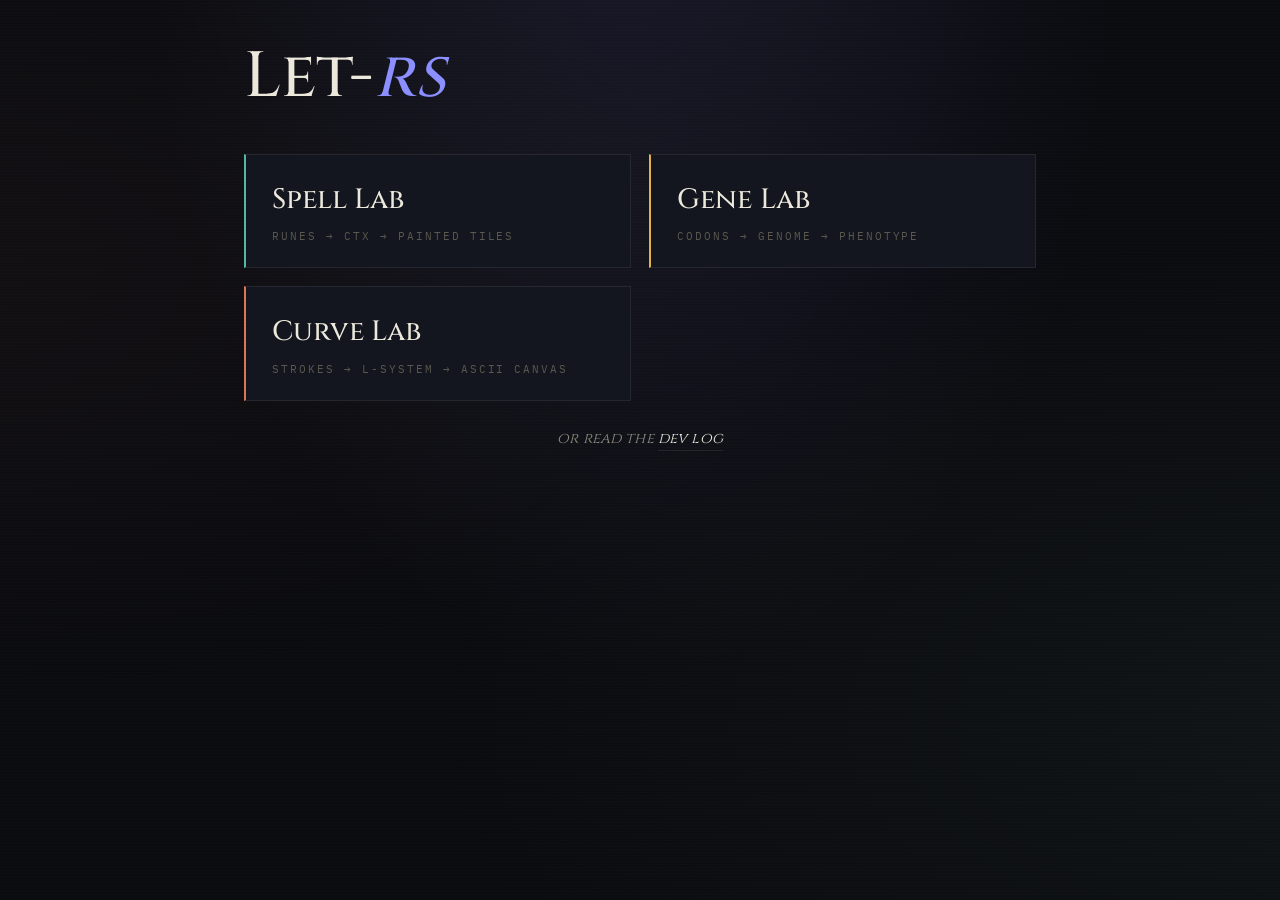
<file: web/index.html>
<!doctype html>
<html lang="en">
<head>
  <meta charset="utf-8">
  <meta name="viewport" content="width=device-width, initial-scale=1">
  <title>let-rs · web</title>
  <link rel="preconnect" href="https://fonts.googleapis.com">
  <link rel="preconnect" href="https://fonts.gstatic.com" crossorigin>
  <link href="https://fonts.googleapis.com/css2?family=Cinzel:wght@400;500;600&family=IBM+Plex+Mono:ital,wght@0,300;0,400;0,500;1,400&display=swap" rel="stylesheet">
  <link rel="stylesheet" href="./styles.css">
  <link rel="icon" href="./favicon.svg">
</head>
<body>

  <main class="frame landing">

    <header class="mast">
      <h1>Let-<span class="sigil">rs</span></h1>
    </header>

    <div class="lab-cards">
      <a class="lab-card spells" href="./spells.html">
        <h2>Spell Lab</h2>
        <p class="lab-tag">runes → ctx → painted tiles</p>
      </a>
      <a class="lab-card genes" href="./genes.html">
        <h2>Gene Lab</h2>
        <p class="lab-tag">codons → genome → phenotype</p>
      </a>
      <a class="lab-card curves" href="./curves.html">
        <h2>Curve Lab</h2>
        <p class="lab-tag">strokes → L-system → ASCII canvas</p>
      </a>
    </div>

    <p class="tour-link">or read the <a href="./let-rs.html">dev log</a></p>

  </main>

</body>
</html>
</file>
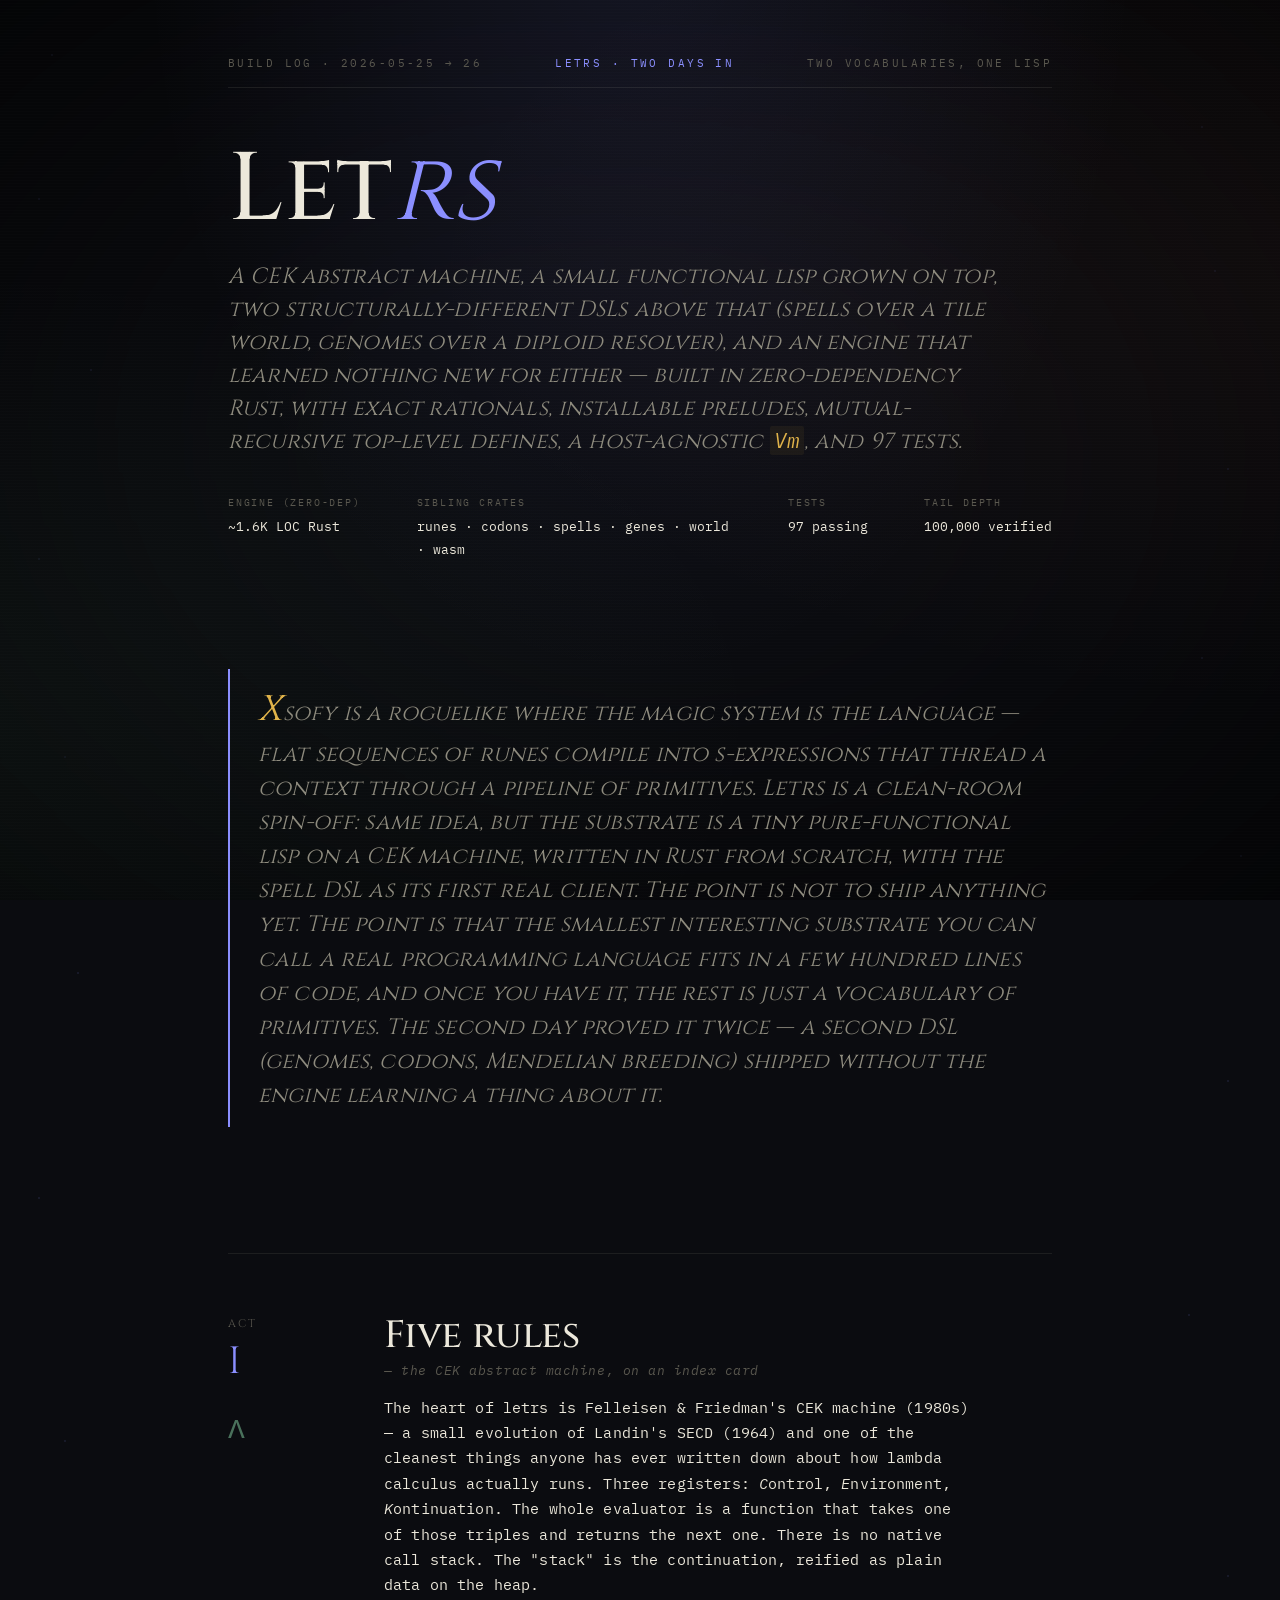
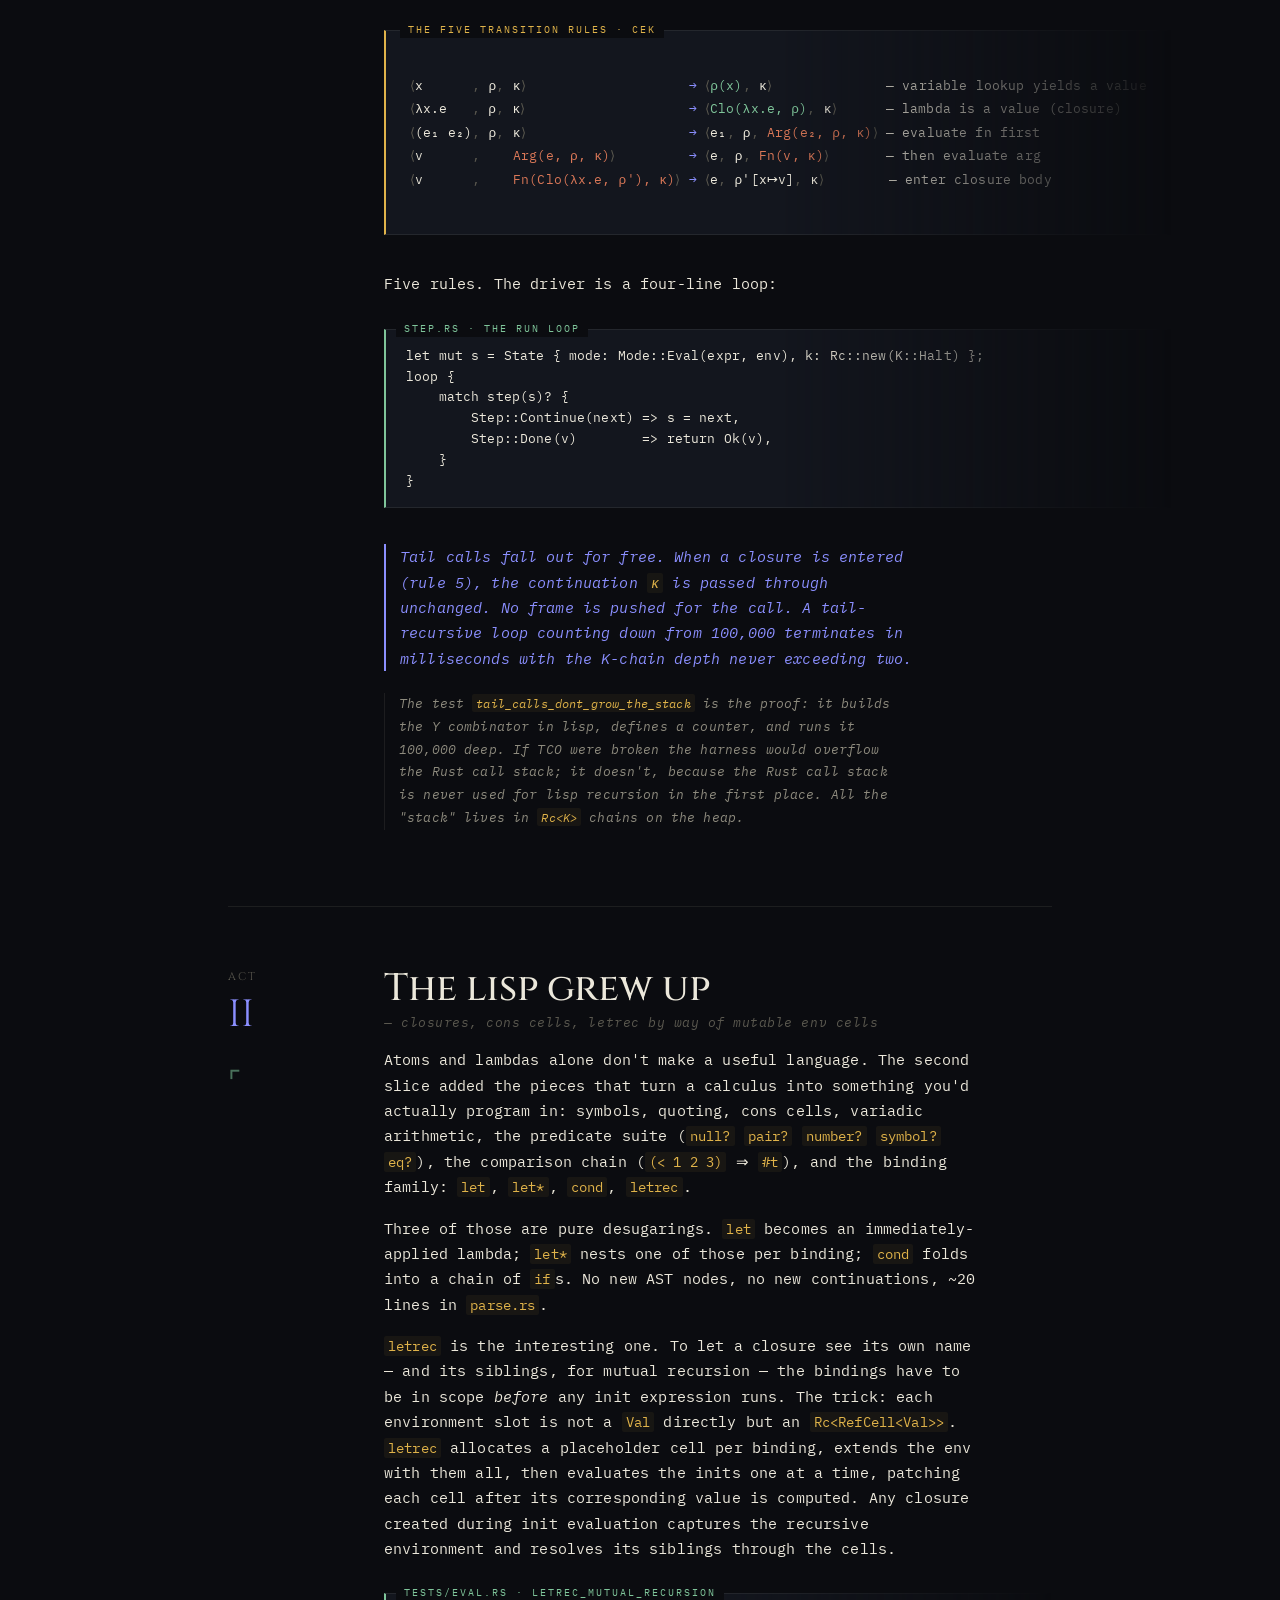
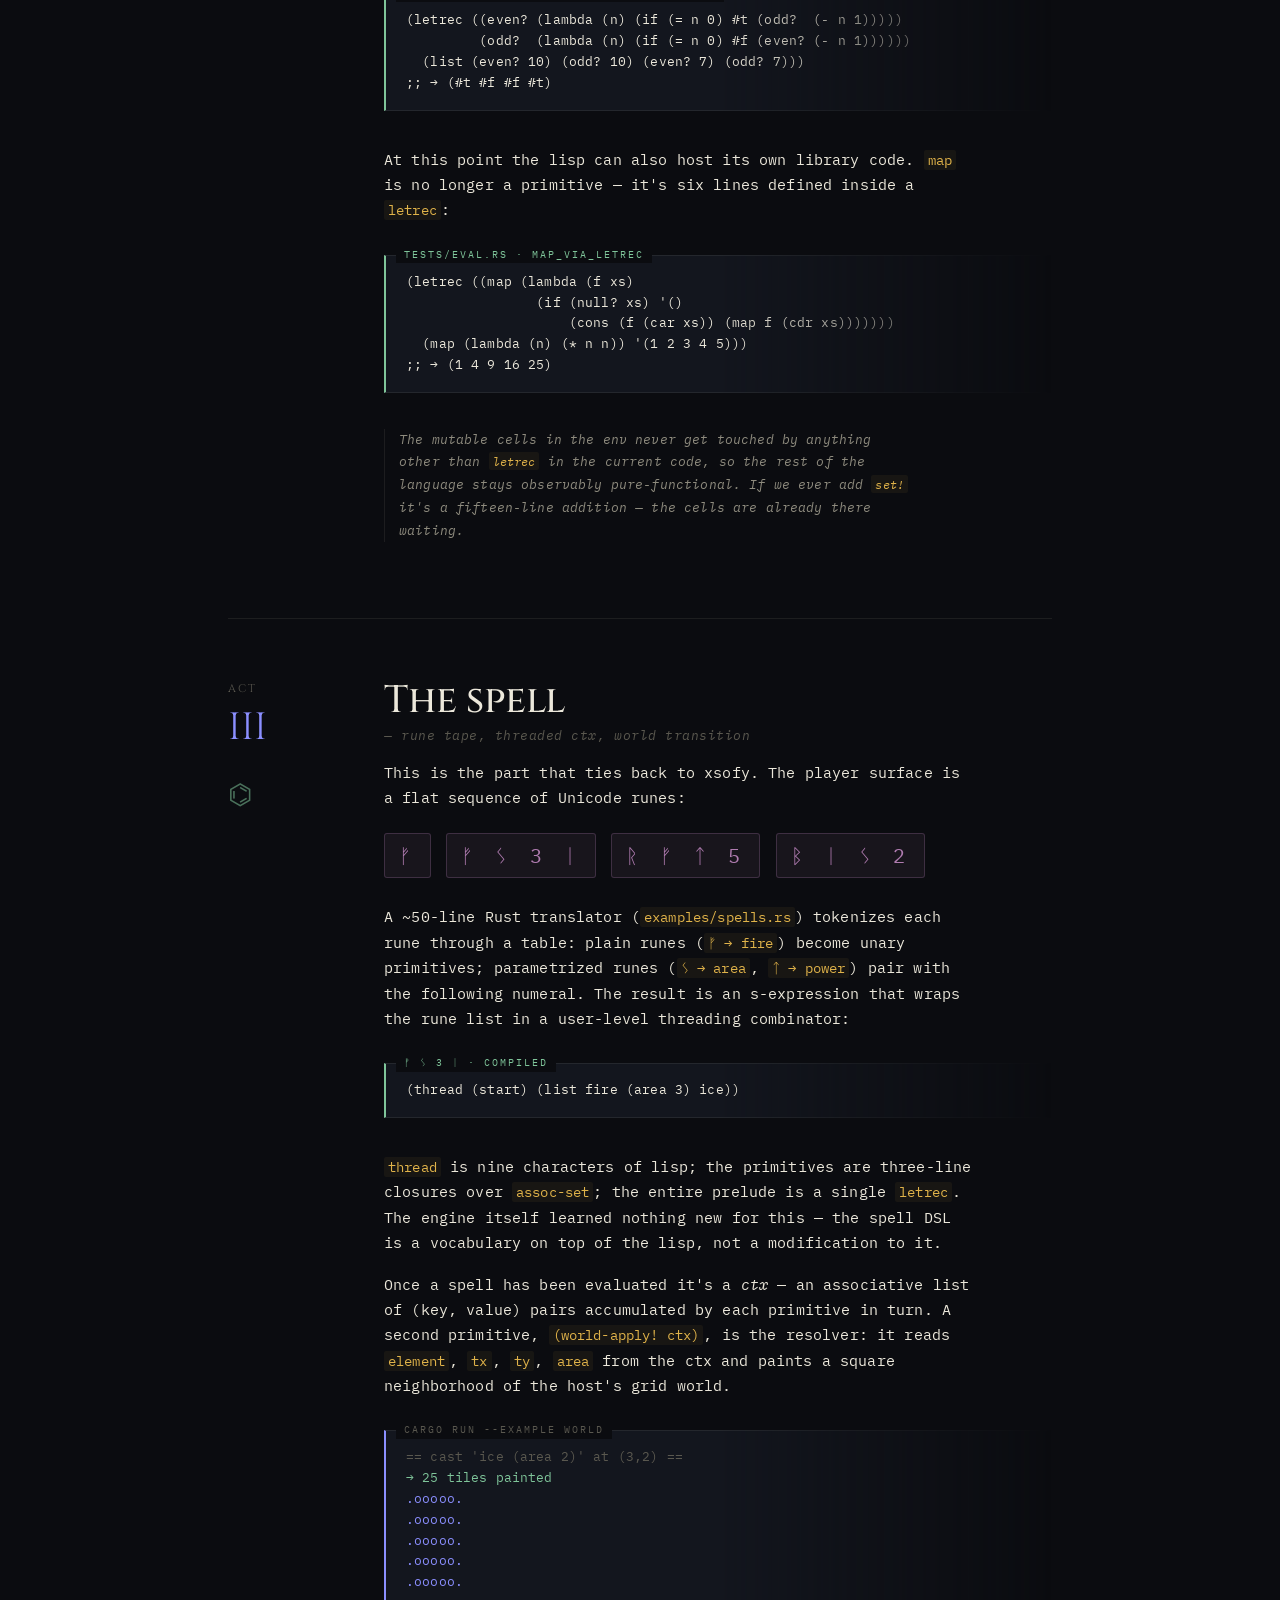
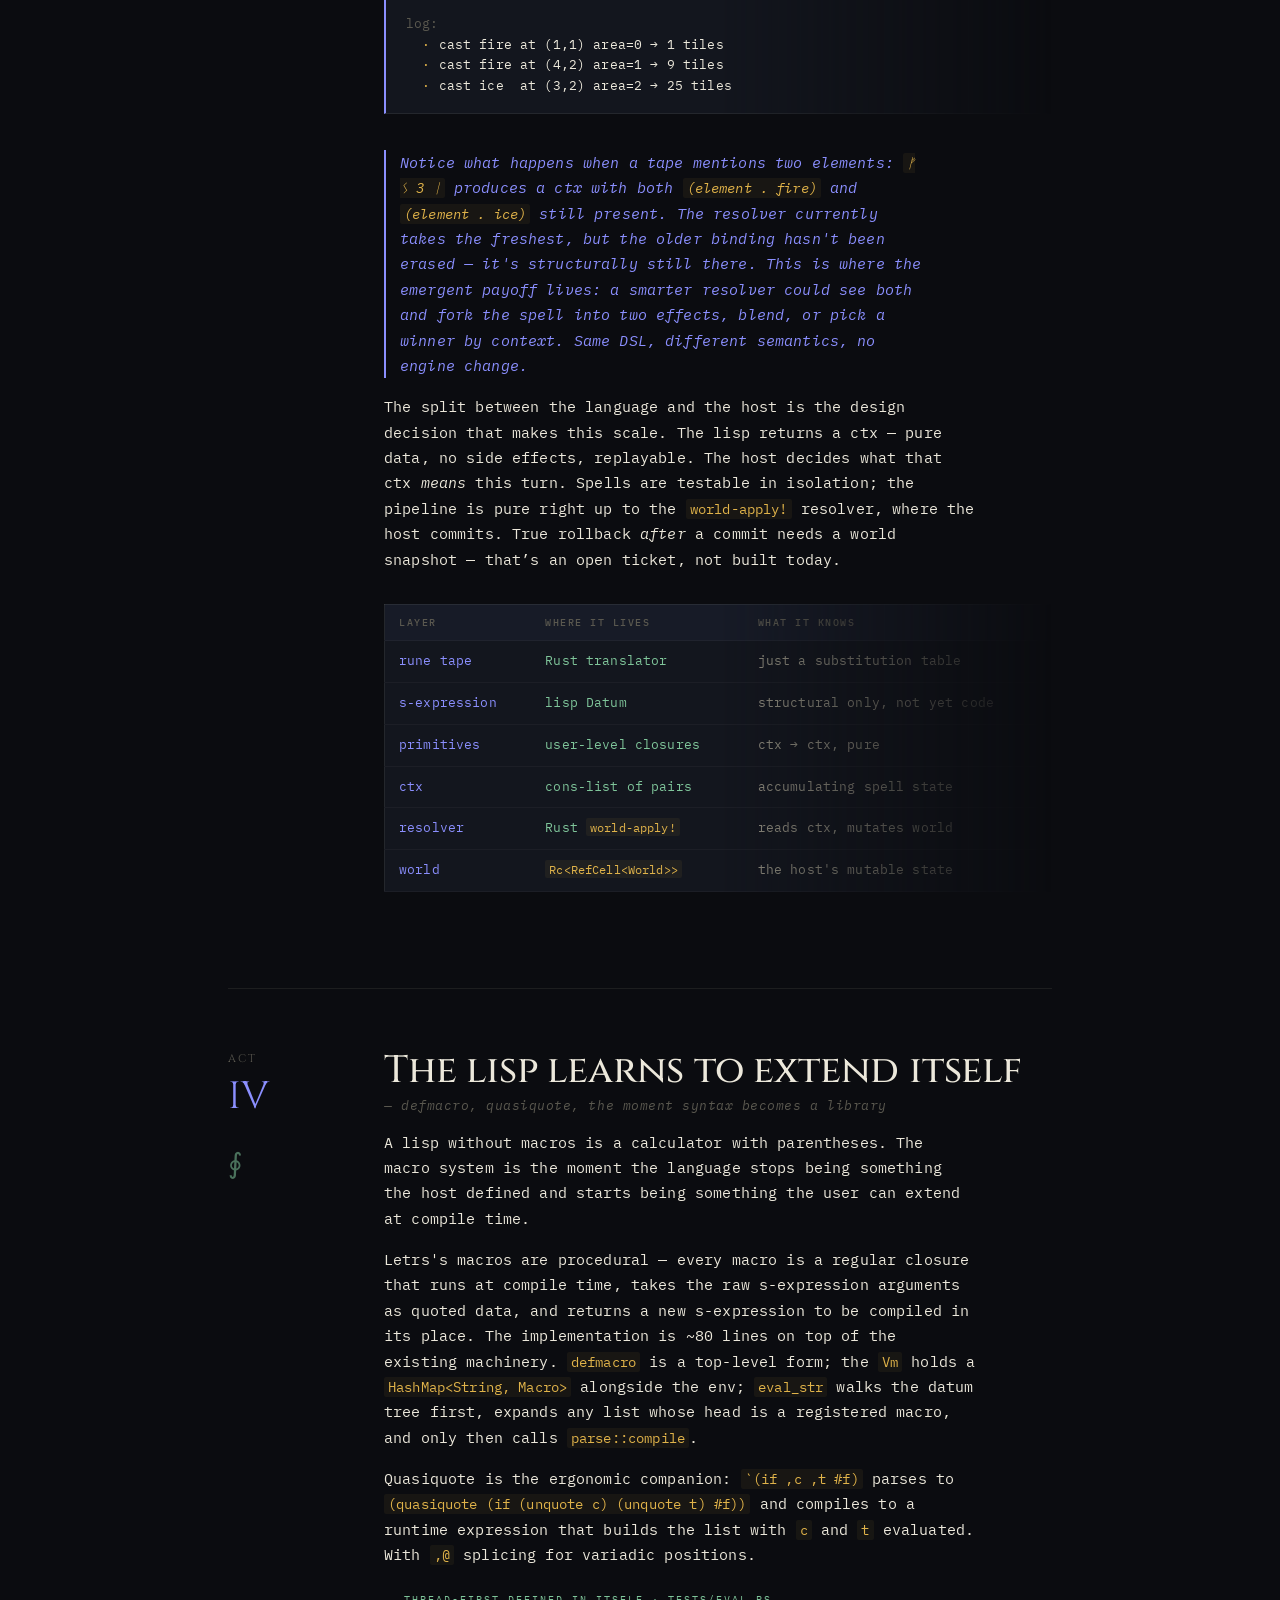
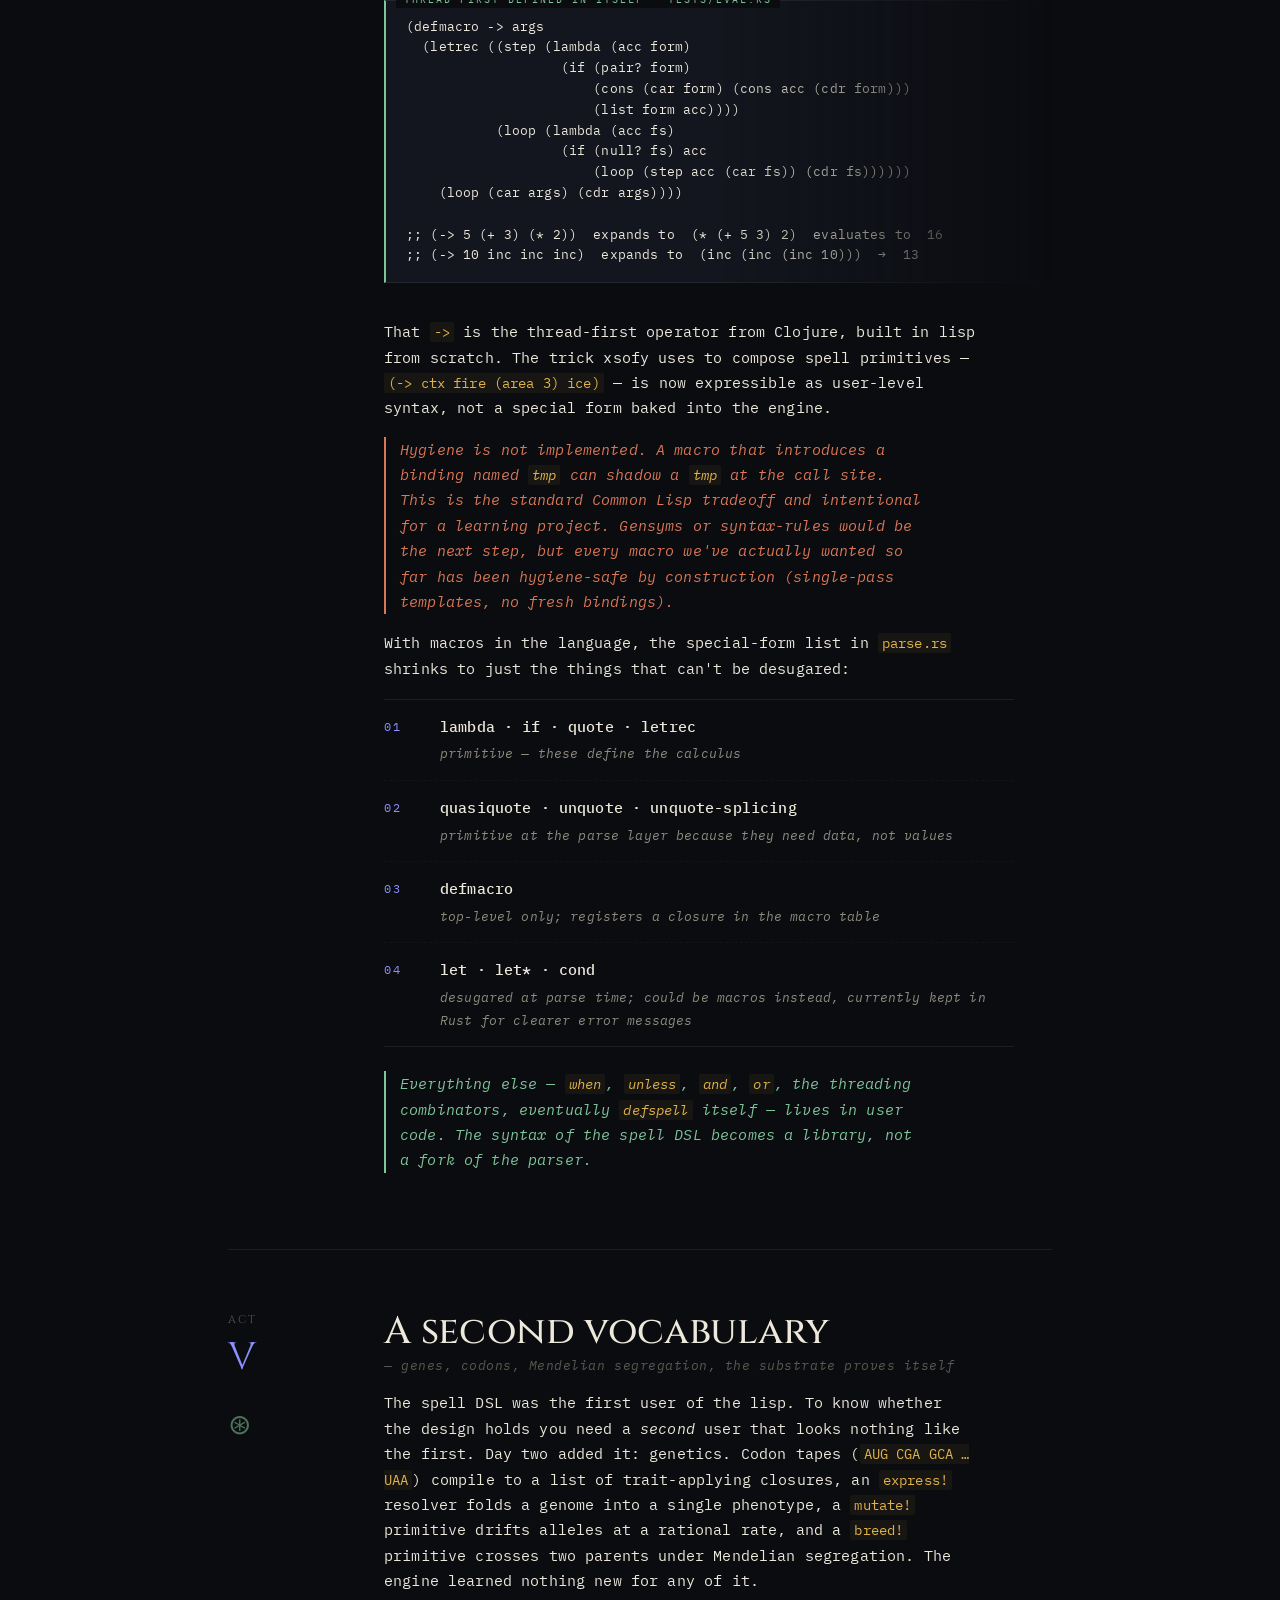
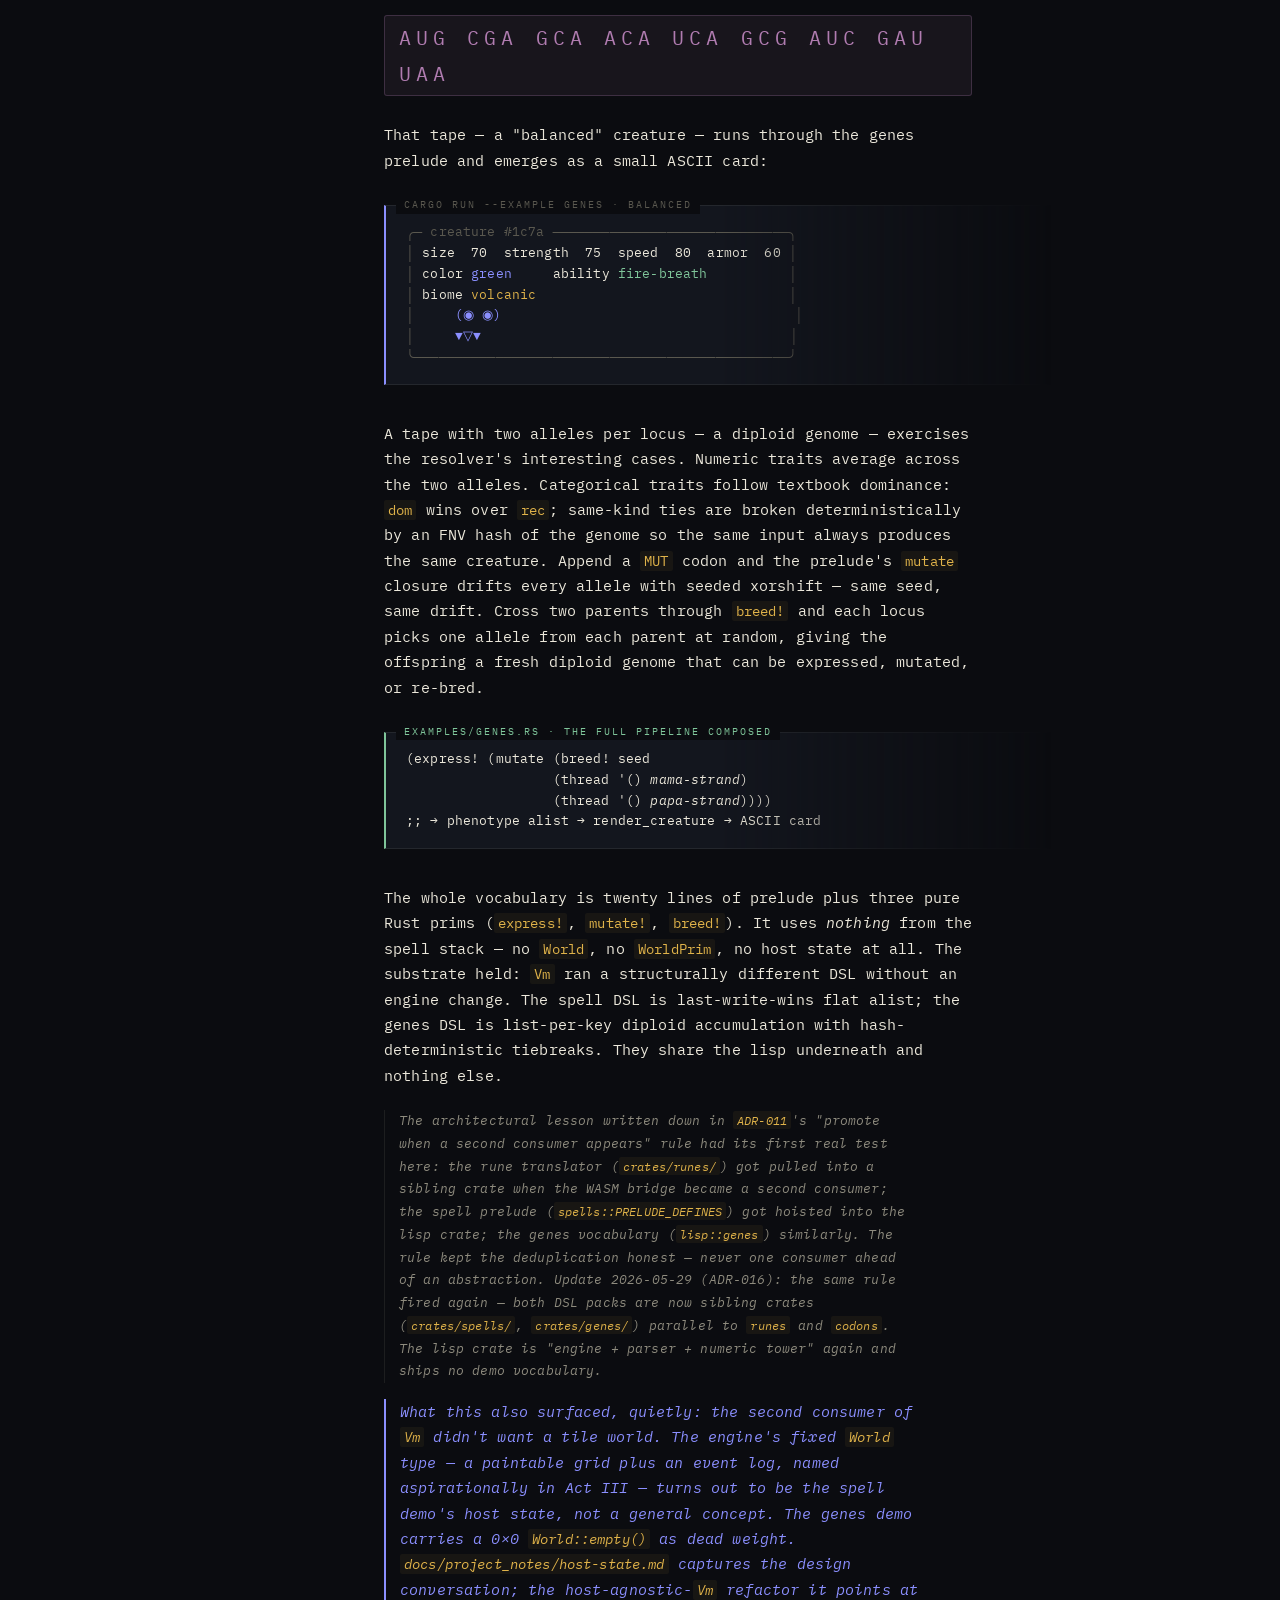
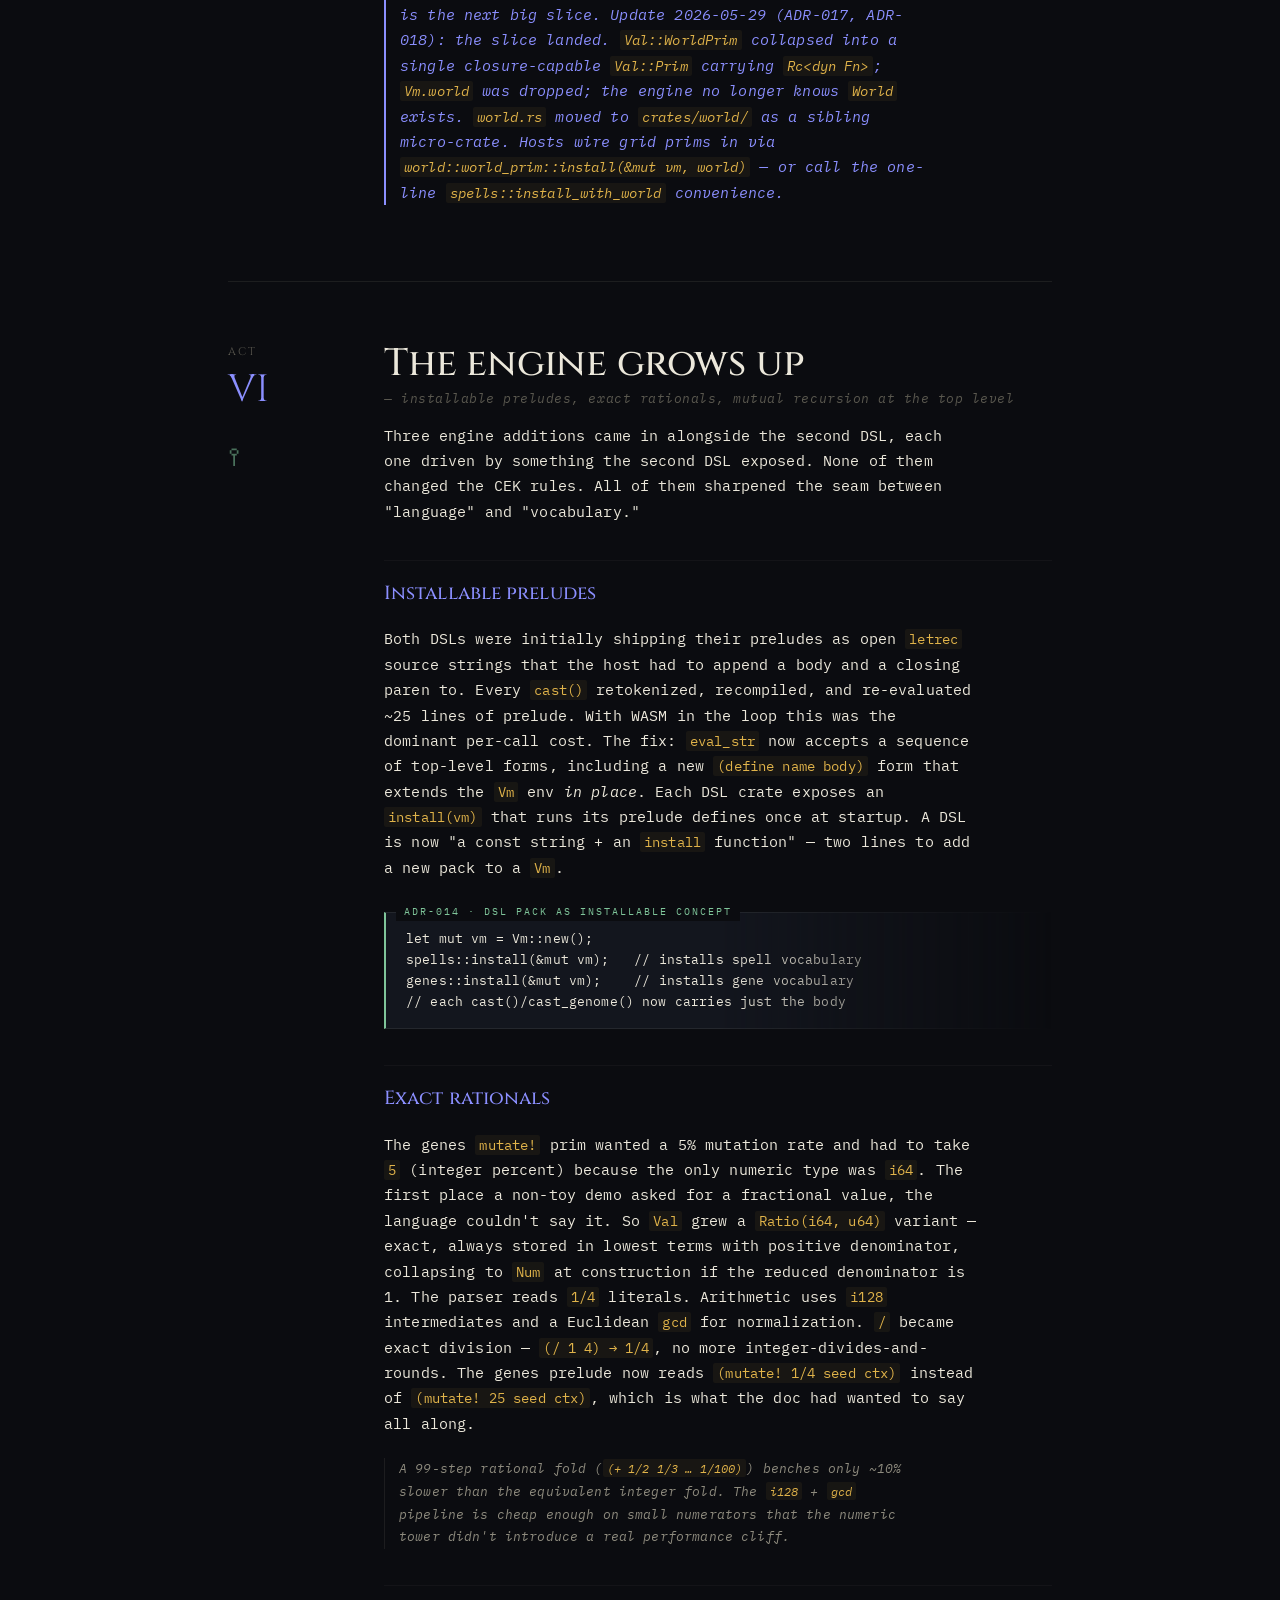
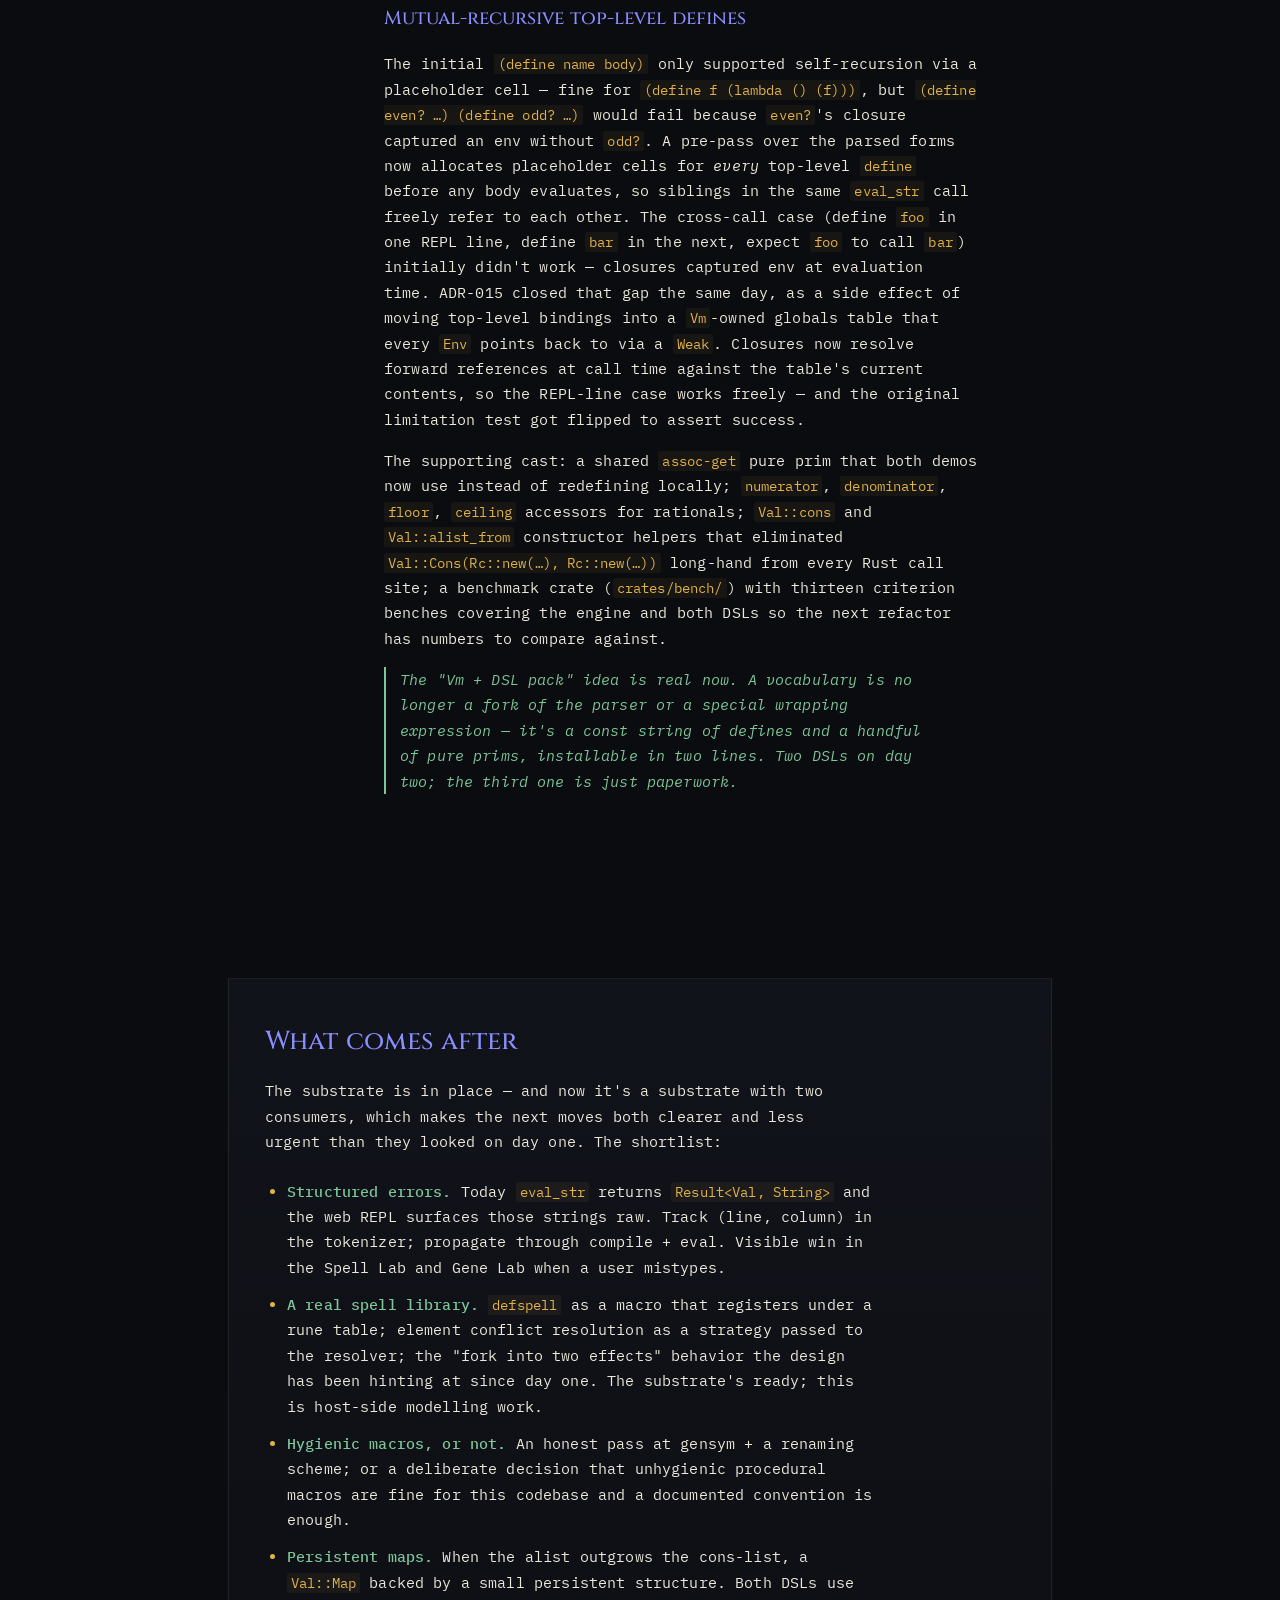
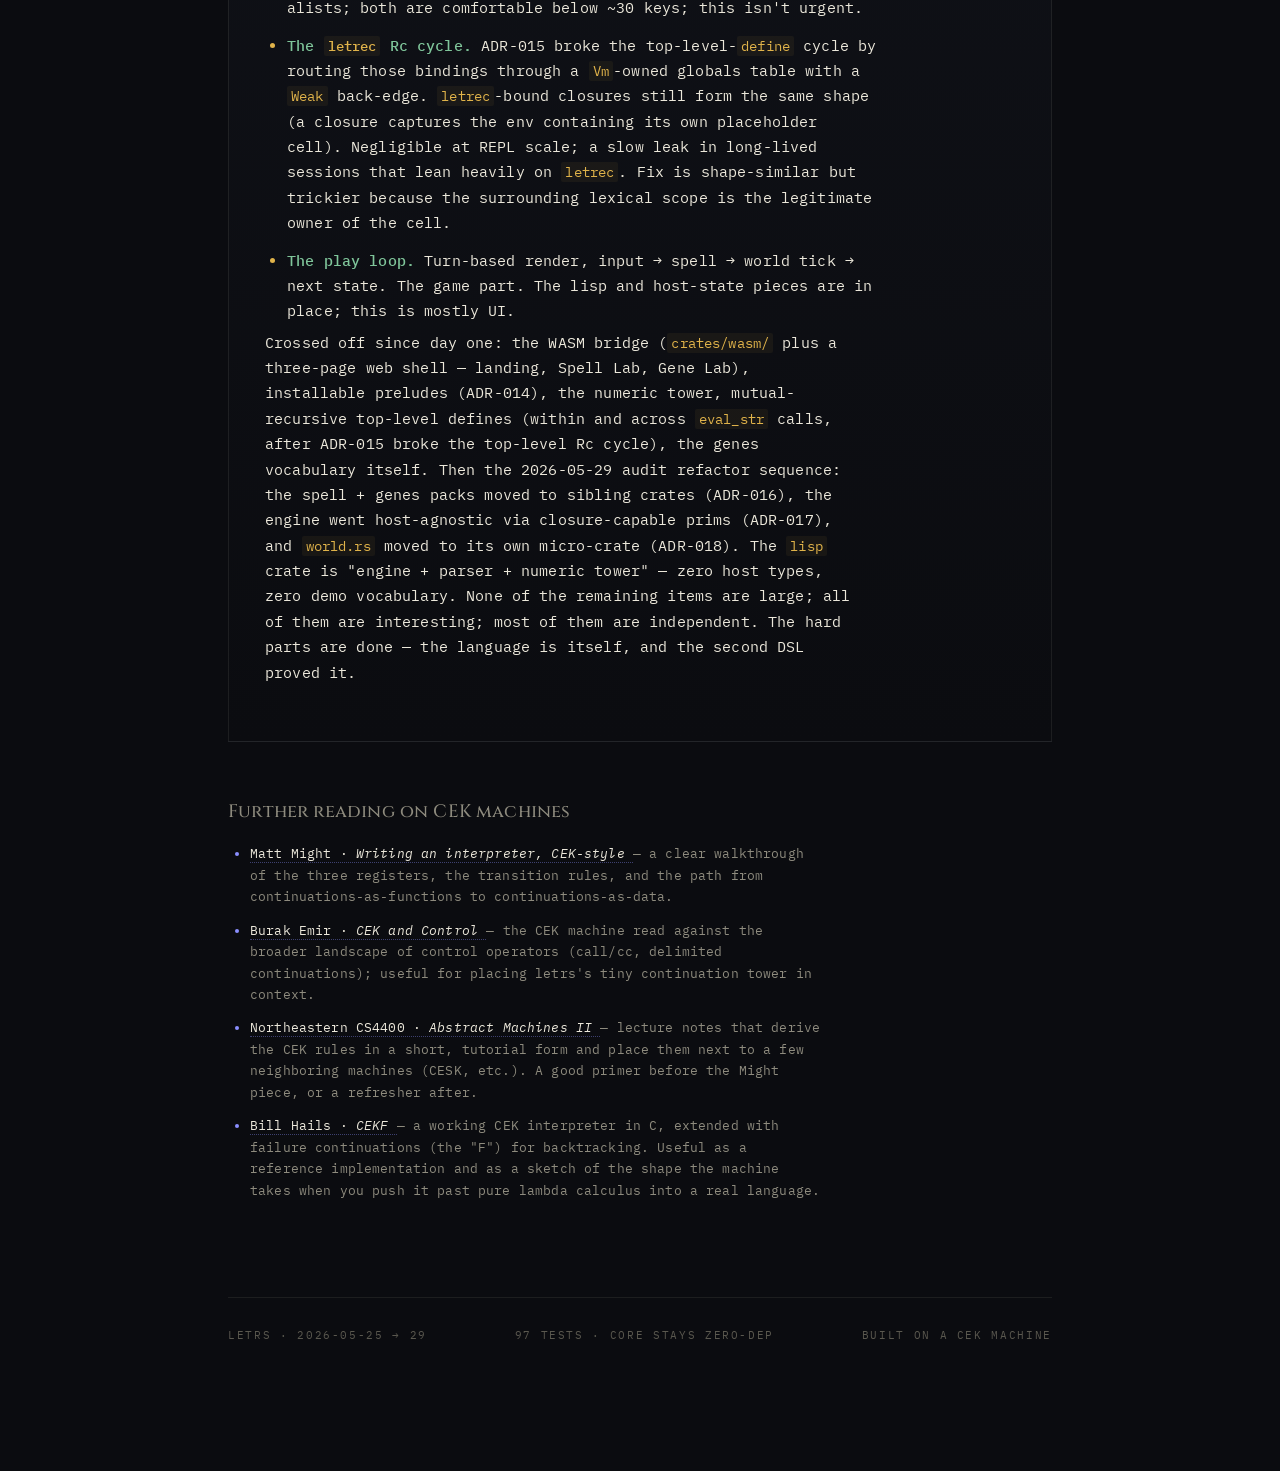
<file: docs/letrs.html>
<!doctype html>
<html lang="en">
<head>
  <meta charset="utf-8">
  <meta name="viewport" content="width=device-width, initial-scale=1">
  <title>Letrs · Five Rules and a Spell</title>
  <link rel="preconnect" href="https://fonts.googleapis.com">
  <link rel="preconnect" href="https://fonts.gstatic.com" crossorigin>
  <link href="https://fonts.googleapis.com/css2?family=Cinzel:wght@400;500;600;700&family=IBM+Plex+Mono:ital,wght@0,300;0,400;0,500;0,600;1,400&display=swap" rel="stylesheet">
  <style>
    :root {
      --bg:        #0b0c10;
      --bg-rise:   #11131a;
      --panel:     #13161e;
      --ink:       #ece8db;
      --ink-dim:   #8e8b7e;
      --ink-dust:  #5a584f;
      --rule:      rgba(236, 232, 219, 0.08);
      --rule-soft: rgba(236, 232, 219, 0.04);
      --indigo:    #8b8fff;
      --sage:      #7fc59a;
      --copper:    #d97757;
      --honey:     #e0b34a;
      --plum:      #b07cb0;
      --display:   "Cinzel", "Iowan Old Style", "Palatino", serif;
      --mono:      "IBM Plex Mono", "Menlo", "Consolas", monospace;
    }

    * { box-sizing: border-box; margin: 0; padding: 0; }
    html { background: var(--bg); color: var(--ink); -webkit-font-smoothing: antialiased; }
    body {
      font-family: var(--mono);
      font-size: 14.5px;
      line-height: 1.75;
      letter-spacing: 0.01em;
      min-height: 100vh;
      overflow-x: hidden;
      position: relative;
    }

    body::before {
      content: "";
      position: fixed; inset: 0; pointer-events: none;
      background: repeating-linear-gradient(
        to bottom,
        rgba(255,255,255,0.012) 0px,
        rgba(255,255,255,0.012) 1px,
        transparent 1px,
        transparent 3px
      );
      z-index: 1;
    }
    body::after {
      content: "";
      position: fixed; inset: 0; pointer-events: none;
      background:
        radial-gradient(ellipse at 50% -10%, rgba(139, 143, 255, 0.10), transparent 55%),
        radial-gradient(ellipse at -10% 80%, rgba(127, 197, 154, 0.06), transparent 45%),
        radial-gradient(ellipse at 110% 30%, rgba(217, 119, 87, 0.05), transparent 50%),
        radial-gradient(ellipse at 50% 50%, transparent 30%, rgba(0,0,0,0.6) 100%);
      z-index: 0;
    }

    /* Drifting motes */
    .motes { position: fixed; inset: 0; pointer-events: none; z-index: 0; }
    .motes span {
      position: absolute;
      width: 2px; height: 2px;
      background: var(--indigo);
      border-radius: 50%;
      opacity: 0;
      animation: mote-drift 14s ease-in-out infinite, mote-fade 2s ease-out forwards;
    }
    @keyframes mote-fade { 0% { opacity: 0; } 100% { opacity: 0.14; } }
    @keyframes mote-drift {
      0%, 100% { transform: translateY(0); opacity: 0.08; }
      50%      { transform: translateY(-10px); opacity: 0.22; }
    }

    .frame {
      position: relative;
      z-index: 2;
      max-width: 920px;
      margin: 0 auto;
      /* clamp the horizontal padding so wide viewports don't keep
         eating into the 920px max-width frame. The mobile media
         query below tightens this further. */
      padding: 6vh clamp(20px, 5vw, 48px) 14vh;
    }

    /* ─── Masthead ──────────────────────────────────────────── */
    .mast { margin-bottom: 12vh; position: relative; }
    .mast .strip {
      display: flex; justify-content: space-between; align-items: baseline;
      font-size: 11px; letter-spacing: 0.22em; text-transform: uppercase;
      color: var(--ink-dust);
      border-bottom: 1px solid var(--rule);
      padding-bottom: 14px;
      margin-bottom: 56px;
    }
    .mast .strip .here { color: var(--indigo); }

    .mast h1 {
      font-family: var(--display);
      font-weight: 500;
      font-size: clamp(48px, 8vw, 96px);
      line-height: 0.96;
      letter-spacing: -0.005em;
      color: var(--ink);
      margin-bottom: 24px;
    }
    .mast h1 .sigil {
      font-style: italic;
      font-weight: 400;
      color: var(--indigo);
      letter-spacing: 0;
    }
    .mast .sub {
      font-family: var(--display);
      font-style: italic;
      font-weight: 400;
      font-size: clamp(17px, 1.8vw, 22px);
      color: var(--ink-dim);
      max-width: 60ch;
      margin-bottom: 36px;
      line-height: 1.5;
    }
    .mast .seal {
      display: grid;
      grid-template-columns: repeat(4, auto);
      gap: 36px 56px;
      font-size: 12px;
      letter-spacing: 0.1em;
      text-transform: uppercase;
      color: var(--ink-dust);
    }
    .mast .seal dt { color: var(--ink-dust); font-size: 10px; margin-bottom: 4px; letter-spacing: 0.18em; }
    .mast .seal dd { color: var(--ink); font-family: var(--mono); font-size: 13px; letter-spacing: 0; text-transform: none; }

    /* ─── Prelude ──────────────────────────────────────────── */
    .prelude {
      font-family: var(--display);
      font-style: italic;
      font-weight: 400;
      font-size: clamp(18px, 1.9vw, 22px);
      line-height: 1.55;
      color: var(--ink-dim);
      max-width: 64ch;
      margin: 0 0 14vh 0;
      padding: 14px 0 14px 28px;
      border-left: 2px solid var(--indigo);
    }
    .prelude::first-letter {
      font-size: 1.6em;
      color: var(--honey);
      padding-right: 0.05em;
    }

    /* ─── Acts ──────────────────────────────────────────── */
    .act {
      display: grid;
      grid-template-columns: 120px 1fr;
      gap: 36px;
      padding: 60px 0;
      border-top: 1px solid var(--rule);
      position: relative;
    }
    .act .glyph {
      font-family: var(--display);
      font-weight: 400;
      letter-spacing: 0.18em;
      color: var(--ink-dust);
      font-size: 11px;
      text-transform: uppercase;
    }
    .act .glyph .roman {
      display: block;
      font-size: 38px;
      color: var(--indigo);
      letter-spacing: 0;
      line-height: 1;
      margin-top: 10px;
      font-family: var(--display);
      font-weight: 400;
    }
    .act .glyph .mark {
      display: block;
      font-size: 28px;
      color: var(--sage);
      margin-top: 22px;
      opacity: 0.55;
      font-family: var(--mono);
    }

    .act h2 {
      font-family: var(--display);
      font-weight: 500;
      font-size: clamp(26px, 3.2vw, 38px);
      letter-spacing: -0.005em;
      color: var(--ink);
      margin-bottom: 6px;
      line-height: 1.15;
    }
    .act h2 .tag {
      display: block;
      font-family: var(--mono);
      font-style: italic;
      font-weight: 400;
      font-size: 13px;
      letter-spacing: 0.04em;
      color: var(--ink-dust);
      margin-top: 6px;
    }
    .act h3.subact {
      font-family: var(--display);
      font-weight: 500;
      font-size: 19px;
      letter-spacing: 0.005em;
      color: var(--indigo);
      margin: 36px 0 8px;
      padding-top: 16px;
      border-top: 1px solid var(--rule-soft);
    }

    .act p { margin: 16px 0; max-width: 66ch; color: var(--ink); }
    .act p.aside {
      color: var(--ink-dim);
      font-size: 13px;
      font-style: italic;
      border-left: 1px solid var(--rule);
      padding-left: 14px;
      margin-top: 22px;
    }
    .act p.note {
      color: var(--indigo);
      font-style: italic;
      border-left: 2px solid var(--indigo);
      padding-left: 14px;
      max-width: 60ch;
    }
    .act p.warn {
      color: var(--copper);
      font-style: italic;
      border-left: 2px solid var(--copper);
      padding-left: 14px;
      max-width: 60ch;
    }
    .act p.lift {
      color: var(--sage);
      font-style: italic;
      border-left: 2px solid var(--sage);
      padding-left: 14px;
      max-width: 60ch;
    }

    .act ul { margin: 14px 0 18px 0; padding-left: 22px; max-width: 66ch; }
    .act ul li { color: var(--ink); margin: 6px 0; }
    .act ul li::marker { color: var(--indigo); }

    .act .term, .act .code {
      background: var(--panel);
      border: 1px solid var(--rule);
      border-left: 2px solid var(--indigo);
      padding: 16px 20px;
      font-size: 13px;
      line-height: 1.6;
      color: var(--ink);
      overflow-x: auto;
      /* Fade the rightmost ~15% so wide ASCII drifts off into the
         page bg instead of hard-clipping or showing a scrollbar.
         For blocks that fit, the masked area is whitespace + right
         border, so the only visible effect is a softer right edge. */
      -webkit-mask-image: linear-gradient(to right, black 50%, rgba(0,0,0,1.0) 10%, transparent 100%);
              mask-image: linear-gradient(to right, black 50%, rgba(0,0,0,1.0) 10%, transparent 100%);
      position: relative;
      white-space: pre;
      font-family: var(--mono);
    }
    .act .code { border-left-color: var(--sage); }

    .term .o   { color: var(--ink-dim); }
    .term .ok  { color: var(--sage); }
    .term .hl  { color: var(--honey); }
    .term .dim { color: var(--ink-dust); }
    .term .hot { color: var(--copper); }
    .term .vio { color: var(--indigo); }
    .term .tea { color: var(--sage); }
    .term .rune { color: var(--plum); font-size: 1.15em; }

    code { font-family: var(--mono); color: var(--honey); font-size: 0.95em; background: rgba(224,179,74,0.06); padding: 1px 4px; border-radius: 2px; }
    a { color: var(--indigo); text-decoration: none; border-bottom: 1px dotted rgba(139, 143, 255, 0.4); }
    a:hover { border-bottom-style: solid; }

    /* Comparison table */
    .compare {
      width: 100%;
      border-collapse: collapse;
      font-size: 13px;
      margin: 32px 0 36px;
      background: var(--panel);
      border: 1px solid var(--rule);
      -webkit-mask-image: linear-gradient(to right, black 50%, rgba(0,0,0,1.0) 10%, transparent 100%);
              mask-image: linear-gradient(to right, black 50%, rgba(0,0,0,1.0) 10%, transparent 100%);
    }
    .compare th, .compare td {
      text-align: left;
      padding: 9px 14px;
      border-bottom: 1px solid var(--rule-soft);
      vertical-align: top;
    }
    .compare thead th {
      font-size: 10px;
      letter-spacing: 0.15em;
      text-transform: uppercase;
      color: var(--ink-dust);
      font-weight: 500;
      background: rgba(139, 143, 255, 0.04);
    }
    .compare td.col-a { color: var(--indigo); }
    .compare td.col-b { color: var(--sage); }
    .compare td.col-c { color: var(--ink-dim); }
    .compare tbody tr:hover { background: rgba(139,143,255,0.03); }

    /* Transition diagram */
    .rules {
      background: var(--panel);
      border: 1px solid var(--rule);
      border-left: 2px solid var(--honey);
      padding: 20px 24px;
      font-family: var(--mono);
      font-size: 13px;
      line-height: 1.8;
      color: var(--ink);
      -webkit-mask-image: linear-gradient(to right, black 50%, rgba(0,0,0,1.0) 10%, transparent 100%);
              mask-image: linear-gradient(to right, black 50%, rgba(0,0,0,1.0) 10%, transparent 100%);
      white-space: pre;
      overflow-x: auto;
      position: relative;
    }
    .rules .lab { color: var(--ink-dust); }
    .rules .arr { color: var(--indigo); }
    .rules .v   { color: var(--sage); }
    .rules .k   { color: var(--copper); }

    /* Box wrapper — holds the label OUTSIDE the inner element's
       overflow-x:auto clip region. Without this, the spec quirk where
       any non-visible overflow clips both axes slices off the top of
       the label. The wrapper itself is just position + margin. */
    .boxed { position: relative; margin: 32px 0 36px; }
    .boxed::before {
      content: attr(data-label);
      position: absolute; top: -9px;
      background: var(--bg);
      padding: 0 8px;
      font-size: 10px;
      letter-spacing: 0.2em;
      text-transform: uppercase;
      z-index: 2;
    }
    .boxed.code-wrap::before  { left: 12px; color: var(--sage); }
    .boxed.term-wrap::before  { left: 12px; color: var(--ink-dust); }
    .boxed.rules-wrap::before { left: 16px; color: var(--honey); }

    /* Counter list (tiers) */
    .tiers {
      margin: 18px 0 24px;
      counter-reset: tier;
      list-style: none;
      padding: 0;
    }
    .tiers li {
      padding: 14px 0 14px 56px;
      position: relative;
      border-top: 1px dashed var(--rule-soft);
      counter-increment: tier;
      max-width: 70ch;
    }
    .tiers li:first-child { border-top: 1px solid var(--rule); }
    .tiers li:last-child  { border-bottom: 1px solid var(--rule); }
    .tiers li::before {
      content: counter(tier, decimal-leading-zero);
      position: absolute; left: 0; top: 16px;
      font-size: 12px;
      letter-spacing: 0.18em;
      color: var(--indigo);
      font-family: var(--mono);
    }
    .tiers li strong { color: var(--ink); font-weight: 500; }
    .tiers li .why {
      display: block;
      color: var(--ink-dim);
      font-size: 13px;
      font-style: italic;
      margin-top: 4px;
    }

    /* Tape — for the rune lines */
    .tape {
      display: inline-block;
      background: rgba(176, 124, 176, 0.08);
      border: 1px solid rgba(176, 124, 176, 0.25);
      padding: 4px 14px;
      margin: 4px 6px 4px 0;
      font-size: 1.4em;
      letter-spacing: 0.25em;
      color: var(--plum);
      border-radius: 3px;
    }

    /* Coda */
    .coda {
      margin-top: 12vh;
      padding: 40px 36px 44px;
      border: 1px solid var(--rule);
      background: linear-gradient(180deg, var(--bg-rise), var(--bg));
      position: relative;
    }
    .coda h3 {
      font-family: var(--display);
      font-weight: 500;
      font-size: 26px;
      color: var(--indigo);
      margin-bottom: 14px;
    }
    .coda p { color: var(--ink); max-width: 66ch; margin-bottom: 12px; }
    .coda ul { margin: 18px 0 0 22px; padding: 0; }
    .coda li {
      padding: 6px 0;
      color: var(--ink);
      max-width: 66ch;
    }
    .coda li::marker { color: var(--honey); }
    .coda li strong { color: var(--sage); font-weight: 500; }

    /* Further reading */
    .further { margin-top: 6vh; max-width: 66ch; }
    .further h3 {
      font-family: var(--display);
      font-weight: 500;
      font-size: 18px;
      color: var(--ink-dim);
      letter-spacing: 0.01em;
      margin-bottom: 10px;
    }
    .further ul { margin: 0; padding-left: 22px; }
    .further li {
      color: var(--ink-dim);
      font-size: 13px;
      line-height: 1.65;
      padding: 6px 0;
    }
    .further li::marker { color: var(--indigo); }
    .further a {
      color: var(--ink);
      text-decoration: none;
      border-bottom: 1px dotted rgba(139, 143, 255, 0.4);
    }
    .further a:hover { border-bottom-style: solid; }

    /* Colophon */
    .colophon {
      margin-top: 10vh;
      padding-top: 28px;
      border-top: 1px solid var(--rule);
      display: flex; justify-content: space-between;
      font-size: 11px;
      letter-spacing: 0.15em;
      text-transform: uppercase;
      color: var(--ink-dust);
      flex-wrap: wrap;
      gap: 10px;
    }

    /* Staggered reveal */
    .act { opacity: 0; transform: translateY(14px); animation: enter 0.8s ease-out forwards; }
    .act:nth-of-type(1) { animation-delay: 0.30s; }
    .act:nth-of-type(2) { animation-delay: 0.42s; }
    .act:nth-of-type(3) { animation-delay: 0.54s; }
    .act:nth-of-type(4) { animation-delay: 0.66s; }
    @keyframes enter { to { opacity: 1; transform: translateY(0); } }

    .mast h1, .mast .sub, .mast .strip, .mast .seal {
      opacity: 0; animation: enter 0.8s ease-out forwards;
    }
    .mast .strip { animation-delay: 0.05s; }
    .mast h1    { animation-delay: 0.18s; }
    .mast .sub  { animation-delay: 0.32s; }
    .mast .seal { animation-delay: 0.48s; }

    @media (max-width: 720px) {
      .frame { padding: 6vh 4vw 14vh; }
      .act { grid-template-columns: 1fr; gap: 14px; padding: 44px 0; }
      .act > * { min-width: 0; }
      .act .glyph { display: flex; gap: 20px; align-items: baseline; }
      .act .glyph .roman { margin-top: 0; font-size: 24px; }
      .act .glyph .mark  { margin-top: 0; font-size: 20px; }
      .mast .seal { grid-template-columns: repeat(2, auto); gap: 24px; }
      .compare th, .compare td { padding: 7px 10px; font-size: 12px; }
      .rules, .act .term, .act .code {
        font-size: 10px;
        padding: 32px 10px 12px;
        letter-spacing: -0.1em;
      }
      .boxed::before {
        top: 0; left: 0; right: 0;
        background: rgba(255, 255, 255, 0.025);
        padding: 7px 12px;
        border-bottom: 1px solid var(--rule-soft);
      }
      .coda { margin-top: 6vh; padding: 24px 18px 28px; }
      .coda h3 { font-size: 22px; margin-bottom: 10px; }
      .coda ul { margin-top: 12px; }
      .coda li { padding: 4px 0; }
    }
  </style>
</head>
<body>

  <div class="motes" aria-hidden="true">
    <span style="top:  6vh; left:  4vw"></span>
    <span style="top: 14vh; right: 6vw"></span>
    <span style="top: 22vh; left:  3vw"></span>
    <span style="top: 30vh; right: 5vw"></span>
    <span style="top: 41vh; left:  7vw"></span>
    <span style="top: 52vh; right: 4vw"></span>
    <span style="top: 62vh; left:  3vw"></span>
    <span style="top: 73vh; right: 6vw"></span>
    <span style="top: 84vh; left:  5vw"></span>
    <span style="top: 95vh; right: 3vw"></span>
    <span style="top:108vh; left:  6vw"></span>
    <span style="top:120vh; right: 4vw"></span>
    <span style="top:133vh; left:  3vw"></span>
    <span style="top:146vh; right: 7vw"></span>
    <span style="top:160vh; left:  5vw"></span>
    <span style="top:175vh; right: 4vw"></span>
  </div>

  <main class="frame">

    <header class="mast">
      <div class="strip">
        <span>Build log · 2026-05-25 → 26</span>
        <span class="here">letrs · two days in</span>
        <span>Two vocabularies, one lisp</span>
      </div>
      <h1>Let<span class="sigil">rs</span></h1>
      <p class="sub">
        A CEK abstract machine, a small functional lisp grown on top, two structurally-different DSLs above that (spells over a tile world, genomes over a diploid resolver), and an engine that learned nothing new for either — built in zero-dependency Rust, with exact rationals, installable preludes, mutual-recursive top-level defines, a host-agnostic <code>Vm</code>, and 97 tests.
      </p>
      <dl class="seal">
        <div><dt>Engine (zero-dep)</dt><dd>~1.6K LOC Rust</dd></div>
        <div><dt>Sibling crates</dt><dd>runes · codons · spells · genes · world · wasm</dd></div>
        <div><dt>Tests</dt><dd>97 passing</dd></div>
        <div><dt>Tail depth</dt><dd>100,000 verified</dd></div>
      </dl>
    </header>

    <p class="prelude">
      Xsofy is a roguelike where the magic system <em>is</em> the language — flat sequences of runes compile into s-expressions that thread a context through a pipeline of primitives. Letrs is a clean-room spin-off: same idea, but the substrate is a tiny pure-functional lisp on a CEK machine, written in Rust from scratch, with the spell DSL as its first real client. The point is not to ship anything yet. The point is that the smallest interesting substrate you can call a real programming language fits in a few hundred lines of code, and once you have it, the rest is just a vocabulary of primitives. The second day proved it twice — a second DSL (genomes, codons, Mendelian breeding) shipped without the engine learning a thing about it.
    </p>

    <section class="act">
      <div class="glyph">
        Act
        <span class="roman">I</span>
        <span class="mark">λ</span>
      </div>
      <div class="body">
        <h2>Five rules
          <span class="tag">— the CEK abstract machine, on an index card</span>
        </h2>
        <p>
          The heart of letrs is Felleisen &amp; Friedman's CEK machine (1980s) — a small evolution of Landin's SECD (1964) and one of the cleanest things anyone has ever written down about how lambda calculus actually runs. Three registers: <em>C</em>ontrol, <em>E</em>nvironment, <em>K</em>ontinuation. The whole evaluator is a function that takes one of those triples and returns the next one. There is no native call stack. The "stack" is the continuation, reified as plain data on the heap.
        </p>

        <div class="boxed rules-wrap" data-label="the five transition rules · CEK">
        <div class="rules">
<span class="lab">⟨</span>x      <span class="lab">,</span> ρ<span class="lab">,</span> κ<span class="lab">⟩</span>                    <span class="arr">→</span> <span class="lab">⟨</span><span class="v">ρ(x)</span><span class="lab">,</span> κ<span class="lab">⟩</span>              <span class="dim">— variable lookup yields a value</span>
<span class="lab">⟨</span>λx.e   <span class="lab">,</span> ρ<span class="lab">,</span> κ<span class="lab">⟩</span>                    <span class="arr">→</span> <span class="lab">⟨</span><span class="v">Clo(λx.e, ρ)</span><span class="lab">,</span> κ<span class="lab">⟩</span>      <span class="dim">— lambda is a value (closure)</span>
<span class="lab">⟨</span>(e₁ e₂)<span class="lab">,</span> ρ<span class="lab">,</span> κ<span class="lab">⟩</span>                    <span class="arr">→</span> <span class="lab">⟨</span>e₁<span class="lab">,</span> ρ<span class="lab">,</span> <span class="k">Arg(e₂, ρ, κ)</span><span class="lab">⟩</span> <span class="dim">— evaluate fn first</span>
<span class="lab">⟨</span>v      <span class="lab">,</span>    <span class="k">Arg(e, ρ, κ)</span><span class="lab">⟩</span>         <span class="arr">→</span> <span class="lab">⟨</span>e<span class="lab">,</span> ρ<span class="lab">,</span> <span class="k">Fn(v, κ)</span><span class="lab">⟩</span>       <span class="dim">— then evaluate arg</span>
<span class="lab">⟨</span>v      <span class="lab">,</span>    <span class="k">Fn(Clo(λx.e, ρ'), κ)</span><span class="lab">⟩</span> <span class="arr">→</span> <span class="lab">⟨</span>e<span class="lab">,</span> ρ'[x↦v]<span class="lab">,</span> κ<span class="lab">⟩</span>        <span class="dim">— enter closure body</span>
        </div>
        </div>

        <p>
          Five rules. The driver is a four-line loop:
        </p>

        <div class="boxed code-wrap" data-label="step.rs · the run loop">
        <pre class="code"><span class="tea">let</span> <span class="hl">mut</span> s = State { mode: Mode::Eval(expr, env), k: Rc::new(K::Halt) };
<span class="tea">loop</span> {
    <span class="tea">match</span> step(s)? {
        Step::Continue(next) =&gt; s = next,
        Step::Done(v)        =&gt; <span class="tea">return</span> Ok(v),
    }
}</pre>
        </div>

        <p class="note">
          Tail calls fall out for free. When a closure is entered (rule 5), the
          continuation <code>κ</code> is passed through <em>unchanged</em>. No frame
          is pushed for the call. A tail-recursive loop counting down from 100,000
          terminates in milliseconds with the K-chain depth never exceeding two.
        </p>

        <p class="aside">
          The test <code>tail_calls_dont_grow_the_stack</code> is the proof: it
          builds the Y combinator in lisp, defines a counter, and runs it 100,000
          deep. If TCO were broken the harness would overflow the Rust call stack;
          it doesn't, because the Rust call stack is never used for lisp
          recursion in the first place. All the &quot;stack&quot; lives in
          <code>Rc&lt;K&gt;</code> chains on the heap.
        </p>
      </div>
    </section>

    <section class="act">
      <div class="glyph">
        Act
        <span class="roman">II</span>
        <span class="mark">⌜</span>
      </div>
      <div class="body">
        <h2>The lisp grew up
          <span class="tag">— closures, cons cells, letrec by way of mutable env cells</span>
        </h2>
        <p>
          Atoms and lambdas alone don't make a useful language. The second slice
          added the pieces that turn a calculus into something you'd actually
          program in: symbols, quoting, cons cells, variadic arithmetic, the
          predicate suite (<code>null?</code> <code>pair?</code> <code>number?</code>
          <code>symbol?</code> <code>eq?</code>), the comparison chain
          (<code>(&lt; 1 2 3)</code> ⇒ <code>#t</code>), and the binding family:
          <code>let</code>, <code>let*</code>, <code>cond</code>, <code>letrec</code>.
        </p>
        <p>
          Three of those are pure desugarings. <code>let</code> becomes an
          immediately-applied lambda; <code>let*</code> nests one of those per
          binding; <code>cond</code> folds into a chain of <code>if</code>s.
          No new AST nodes, no new continuations, ~20 lines in <code>parse.rs</code>.
        </p>
        <p>
          <code>letrec</code> is the interesting one. To let a closure see its own
          name — and its siblings, for mutual recursion — the bindings have to be
          in scope <em>before</em> any init expression runs. The trick: each
          environment slot is not a <code>Val</code> directly but an
          <code>Rc&lt;RefCell&lt;Val&gt;&gt;</code>. <code>letrec</code> allocates a
          placeholder cell per binding, extends the env with them all, then
          evaluates the inits one at a time, patching each cell after its
          corresponding value is computed. Any closure created during init
          evaluation captures the recursive environment and resolves its
          siblings through the cells.
        </p>

        <div class="boxed code-wrap" data-label="tests/eval.rs · letrec_mutual_recursion">
        <pre class="code"><span class="vio">(letrec</span> <span class="hl">((even? (lambda (n) (if (= n 0) #t (odd?  (- n 1)))))</span>
         <span class="hl">(odd?  (lambda (n) (if (= n 0) #f (even? (- n 1))))))</span>
  <span class="vio">(list (even? 10) (odd? 10) (even? 7) (odd? 7)))</span>
<span class="dim">;; → (#t #f #f #t)</span></pre>
        </div>

        <p>
          At this point the lisp can also host its own library code. <code>map</code>
          is no longer a primitive — it's six lines defined inside a
          <code>letrec</code>:
        </p>

        <div class="boxed code-wrap" data-label="tests/eval.rs · map_via_letrec">
        <pre class="code"><span class="vio">(letrec</span> <span class="hl">((map (lambda (f xs)</span>
                <span class="hl">(if (null? xs) '()</span>
                    <span class="hl">(cons (f (car xs)) (map f (cdr xs)))))))</span>
  <span class="vio">(map (lambda (n) (* n n)) '(1 2 3 4 5)))</span>
<span class="dim">;; → (1 4 9 16 25)</span></pre>
        </div>

        <p class="aside">
          The mutable cells in the env never get touched by anything other than
          <code>letrec</code> in the current code, so the rest of the language
          stays observably pure-functional. If we ever add <code>set!</code> it's
          a fifteen-line addition — the cells are already there waiting.
        </p>
      </div>
    </section>

    <section class="act">
      <div class="glyph">
        Act
        <span class="roman">III</span>
        <span class="mark">⌬</span>
      </div>
      <div class="body">
        <h2>The spell
          <span class="tag">— rune tape, threaded ctx, world transition</span>
        </h2>
        <p>
          This is the part that ties back to xsofy. The player surface is a flat
          sequence of Unicode runes:
        </p>

        <p style="margin: 18px 0 22px;">
          <span class="tape">ᚠ</span>
          <span class="tape">ᚠ ᛊ 3 ᛁ</span>
          <span class="tape">ᚱ ᚠ ᛏ 5</span>
          <span class="tape">ᛒ ᛁ ᛊ 2</span>
        </p>

        <p>
          A ~50-line Rust translator (<code>examples/spells.rs</code>) tokenizes
          each rune through a table: plain runes (<code>ᚠ → fire</code>) become
          unary primitives; parametrized runes (<code>ᛊ → area</code>,
          <code>ᛏ → power</code>) pair with the following numeral. The result
          is an s-expression that wraps the rune list in a user-level threading
          combinator:
        </p>

        <div class="boxed code-wrap" data-label="ᚠ ᛊ 3 ᛁ · compiled">
        <pre class="code"><span class="vio">(thread (start) (list</span> <span class="hl">fire</span> <span class="hl">(area 3)</span> <span class="hl">ice</span><span class="vio">))</span></pre>
        </div>

        <p>
          <code>thread</code> is nine characters of lisp; the primitives are
          three-line closures over <code>assoc-set</code>; the entire prelude is
          a single <code>letrec</code>. The engine itself learned nothing new for
          this — the spell DSL is a vocabulary on top of the lisp, not a
          modification to it.
        </p>

        <p>
          Once a spell has been evaluated it's a <em>ctx</em> — an associative
          list of (key, value) pairs accumulated by each primitive in turn.
          A second primitive, <code>(world-apply! ctx)</code>, is the resolver:
          it reads <code>element</code>, <code>tx</code>, <code>ty</code>,
          <code>area</code> from the ctx and paints a square neighborhood of the
          host's grid world.
        </p>

        <div class="boxed term-wrap" data-label="cargo run --example world">
        <pre class="term"><span class="dim">== cast 'ice (area 2)' at (3,2) ==</span>
<span class="ok">→ 25 tiles painted</span>
<span class="vio">.ooooo.</span>
<span class="vio">.ooooo.</span>
<span class="vio">.ooooo.</span>
<span class="vio">.ooooo.</span>
<span class="vio">.ooooo.</span>

<span class="dim">log:</span>
  <span class="hl">·</span> cast fire at (1,1) area=0 → 1 tiles
  <span class="hl">·</span> cast fire at (4,2) area=1 → 9 tiles
  <span class="hl">·</span> cast ice  at (3,2) area=2 → 25 tiles</pre>
        </div>

        <p class="note">
          Notice what happens when a tape mentions two elements:
          <code>ᚠ ᛊ 3 ᛁ</code> produces a ctx with both
          <code>(element . fire)</code> and <code>(element . ice)</code> still
          present. The resolver currently takes the freshest, but the older
          binding hasn't been erased — it's structurally still there. This is
          where the emergent payoff lives: a smarter resolver could see both
          and fork the spell into two effects, blend, or pick a winner by
          context. Same DSL, different semantics, no engine change.
        </p>

        <p>
          The split between the language and the host is the design decision
          that makes this scale. The lisp returns a ctx — pure data, no side
          effects, replayable. The host decides what that ctx <em>means</em>
          this turn. Spells are testable in isolation; the pipeline is pure
          right up to the <code>world-apply!</code> resolver, where the host
          commits. True rollback <em>after</em> a commit needs a world
          snapshot — that&rsquo;s an open ticket, not built today.
        </p>

        <table class="compare">
          <thead>
            <tr><th>layer</th><th>where it lives</th><th>what it knows</th></tr>
          </thead>
          <tbody>
            <tr><td class="col-a">rune tape</td>     <td class="col-b">Rust translator</td>   <td class="col-c">just a substitution table</td></tr>
            <tr><td class="col-a">s-expression</td>  <td class="col-b">lisp Datum</td>        <td class="col-c">structural only, not yet code</td></tr>
            <tr><td class="col-a">primitives</td>    <td class="col-b">user-level closures</td><td class="col-c">ctx → ctx, pure</td></tr>
            <tr><td class="col-a">ctx</td>           <td class="col-b">cons-list of pairs</td><td class="col-c">accumulating spell state</td></tr>
            <tr><td class="col-a">resolver</td>      <td class="col-b">Rust <code>world-apply!</code></td><td class="col-c">reads ctx, mutates world</td></tr>
            <tr><td class="col-a">world</td>         <td class="col-b"><code>Rc&lt;RefCell&lt;World&gt;&gt;</code></td><td class="col-c">the host's mutable state</td></tr>
          </tbody>
        </table>
      </div>
    </section>

    <section class="act">
      <div class="glyph">
        Act
        <span class="roman">IV</span>
        <span class="mark">∮</span>
      </div>
      <div class="body">
        <h2>The lisp learns to extend itself
          <span class="tag">— defmacro, quasiquote, the moment syntax becomes a library</span>
        </h2>
        <p>
          A lisp without macros is a calculator with parentheses. The macro
          system is the moment the language stops being something the host
          defined and starts being something the user can extend at compile time.
        </p>
        <p>
          Letrs's macros are procedural — every macro is a regular closure that
          runs at compile time, takes the raw s-expression arguments as quoted
          data, and returns a new s-expression to be compiled in its place. The
          implementation is ~80 lines on top of the existing machinery. <code>defmacro</code>
          is a top-level form; the <code>Vm</code> holds a <code>HashMap&lt;String, Macro&gt;</code>
          alongside the env; <code>eval_str</code> walks the datum tree
          first, expands any list whose head is a registered macro, and only then
          calls <code>parse::compile</code>.
        </p>
        <p>
          Quasiquote is the ergonomic companion: <code>`(if ,c ,t #f)</code>
          parses to <code>(quasiquote (if (unquote c) (unquote t) #f))</code> and
          compiles to a runtime expression that builds the list with
          <code>c</code> and <code>t</code> evaluated. With <code>,@</code>
          splicing for variadic positions.
        </p>

        <div class="boxed code-wrap" data-label="thread-first defined in itself · tests/eval.rs">
        <pre class="code"><span class="vio">(defmacro -&gt; args</span>
  <span class="hl">(letrec ((step (lambda (acc form)</span>
                   <span class="hl">(if (pair? form)</span>
                       <span class="hl">(cons (car form) (cons acc (cdr form)))</span>
                       <span class="hl">(list form acc))))</span>
           <span class="hl">(loop (lambda (acc fs)</span>
                   <span class="hl">(if (null? fs) acc</span>
                       <span class="hl">(loop (step acc (car fs)) (cdr fs))))))</span>
    <span class="hl">(loop (car args) (cdr args))))</span>

<span class="dim">;; (-&gt; 5 (+ 3) (* 2))  expands to  (* (+ 5 3) 2)  evaluates to  16</span>
<span class="dim">;; (-&gt; 10 inc inc inc)  expands to  (inc (inc (inc 10)))  →  13</span></pre>
        </div>

        <p>
          That <code>-&gt;</code> is the thread-first operator from Clojure,
          built in lisp from scratch. The trick xsofy uses to compose spell
          primitives — <code>(-&gt; ctx fire (area 3) ice)</code> — is now
          expressible as user-level syntax, not a special form baked into the
          engine.
        </p>
        <p class="warn">
          Hygiene is not implemented. A macro that introduces a binding named
          <code>tmp</code> can shadow a <code>tmp</code> at the call site.
          This is the standard Common Lisp tradeoff and intentional for a
          learning project. Gensyms or syntax-rules would be the next step,
          but every macro we've actually wanted so far has been hygiene-safe
          by construction (single-pass templates, no fresh bindings).
        </p>

        <p>
          With macros in the language, the special-form list in
          <code>parse.rs</code> shrinks to just the things that can't be
          desugared:
        </p>

        <ol class="tiers">
          <li><strong>lambda · if · quote · letrec</strong>
            <span class="why">primitive — these define the calculus</span>
          </li>
          <li><strong>quasiquote · unquote · unquote-splicing</strong>
            <span class="why">primitive at the parse layer because they need data, not values</span>
          </li>
          <li><strong>defmacro</strong>
            <span class="why">top-level only; registers a closure in the macro table</span>
          </li>
          <li><strong>let · let* · cond</strong>
            <span class="why">desugared at parse time; could be macros instead, currently kept in Rust for clearer error messages</span>
          </li>
        </ol>

        <p class="lift">
          Everything else — <code>when</code>, <code>unless</code>,
          <code>and</code>, <code>or</code>, the threading combinators,
          eventually <code>defspell</code> itself — lives in user code. The
          syntax of the spell DSL becomes a library, not a fork of the parser.
        </p>
      </div>
    </section>

    <section class="act">
      <div class="glyph">
        Act
        <span class="roman">V</span>
        <span class="mark">⊛</span>
      </div>
      <div class="body">
        <h2>A second vocabulary
          <span class="tag">— genes, codons, Mendelian segregation, the substrate proves itself</span>
        </h2>
        <p>
          The spell DSL was the first user of the lisp. To know whether the
          design holds you need a <em>second</em> user that looks nothing
          like the first. Day two added it: genetics. Codon tapes
          (<code>AUG CGA GCA … UAA</code>) compile to a list of
          trait-applying closures, an <code>express!</code> resolver folds a
          genome into a single phenotype, a <code>mutate!</code> primitive
          drifts alleles at a rational rate, and a <code>breed!</code>
          primitive crosses two parents under Mendelian segregation. The
          engine learned nothing new for any of it.
        </p>

        <p style="margin: 18px 0 22px;">
          <span class="tape">AUG CGA GCA ACA UCA GCG AUC GAU UAA</span>
        </p>

        <p>
          That tape — a "balanced" creature — runs through the genes
          prelude and emerges as a small ASCII card:
        </p>

        <div class="boxed term-wrap" data-label="cargo run --example genes · balanced">
        <pre class="term"><span class="dim">╭─ creature #1c7a ─────────────────────────────╮</span>
<span class="dim">│</span> size  70  strength  75  speed  80  armor  60 <span class="dim">│</span>
<span class="dim">│</span> color <span class="vio">green</span>     ability <span class="ok">fire-breath</span>          <span class="dim">│</span>
<span class="dim">│</span> biome <span class="hl">volcanic</span>                               <span class="dim">│</span>
<span class="dim">│</span>     <span class="vio">(◉ ◉)</span>                                    <span class="dim">│</span>
<span class="dim">│</span>     <span class="vio">▼▽▼</span>                                      <span class="dim">│</span>
<span class="dim">╰──────────────────────────────────────────────╯</span></pre>
        </div>

        <p>
          A tape with two alleles per locus — a diploid genome — exercises
          the resolver's interesting cases. Numeric traits average across
          the two alleles. Categorical traits follow textbook dominance:
          <code>dom</code> wins over <code>rec</code>; same-kind ties are
          broken deterministically by an FNV hash of the genome so the same
          input always produces the same creature. Append a <code>MUT</code>
          codon and the prelude's <code>mutate</code> closure drifts every
          allele with seeded xorshift — same seed, same drift. Cross two
          parents through <code>breed!</code> and each locus picks one
          allele from each parent at random, giving the offspring a fresh
          diploid genome that can be expressed, mutated, or re-bred.
        </p>

        <div class="boxed code-wrap" data-label="examples/genes.rs · the full pipeline composed">
        <pre class="code"><span class="vio">(express!</span> <span class="hl">(mutate</span> <span class="hl">(breed! seed</span>
                  <span class="hl">(thread '() <em>mama-strand</em>)</span>
                  <span class="hl">(thread '() <em>papa-strand</em>))))</span>
<span class="dim">;; → phenotype alist → render_creature → ASCII card</span></pre>
        </div>

        <p>
          The whole vocabulary is twenty lines of prelude plus three pure
          Rust prims (<code>express!</code>, <code>mutate!</code>,
          <code>breed!</code>). It uses <em>nothing</em> from the spell
          stack — no <code>World</code>, no <code>WorldPrim</code>, no
          host state at all. The substrate held: <code>Vm</code> ran a
          structurally different DSL without an engine change. The spell
          DSL is last-write-wins flat alist; the genes DSL is
          list-per-key diploid accumulation with hash-deterministic
          tiebreaks. They share the lisp underneath and nothing else.
        </p>

        <p class="aside">
          The architectural lesson written down in <code>ADR-011</code>'s
          "promote when a second consumer appears" rule had its first
          real test here: the rune translator (<code>crates/runes/</code>)
          got pulled into a sibling crate when the WASM bridge became a
          second consumer; the spell prelude (<code>spells::PRELUDE_DEFINES</code>)
          got hoisted into the lisp crate; the genes vocabulary
          (<code>lisp::genes</code>) similarly. The rule kept the
          deduplication honest — never one consumer ahead of an
          abstraction.
          <em>Update 2026-05-29 (ADR-016):</em> the same rule fired
          again — both DSL packs are now sibling crates
          (<code>crates/spells/</code>, <code>crates/genes/</code>)
          parallel to <code>runes</code> and <code>codons</code>. The
          lisp crate is "engine + parser + numeric tower" again and
          ships no demo vocabulary.
        </p>

        <p class="note">
          What this also surfaced, quietly: the second consumer of
          <code>Vm</code> didn't want a tile world. The engine's fixed
          <code>World</code> type — a paintable grid plus an event log,
          named aspirationally in Act III — turns out to be the
          <em>spell</em> demo's host state, not a general concept. The
          genes demo carries a 0×0 <code>World::empty()</code> as dead
          weight. <code>docs/project_notes/host-state.md</code> captures
          the design conversation; the host-agnostic-<code>Vm</code>
          refactor it points at is the next big slice.
          <em>Update 2026-05-29 (ADR-017, ADR-018):</em> the slice
          landed. <code>Val::WorldPrim</code> collapsed into a single
          closure-capable <code>Val::Prim</code> carrying
          <code>Rc&lt;dyn Fn&gt;</code>; <code>Vm.world</code> was
          dropped; the engine no longer knows <code>World</code>
          exists. <code>world.rs</code> moved to <code>crates/world/</code>
          as a sibling micro-crate. Hosts wire grid prims in via
          <code>world::world_prim::install(&amp;mut vm, world)</code>
          — or call the one-line
          <code>spells::install_with_world</code> convenience.
        </p>
      </div>
    </section>

    <section class="act">
      <div class="glyph">
        Act
        <span class="roman">VI</span>
        <span class="mark">⫯</span>
      </div>
      <div class="body">
        <h2>The engine grows up
          <span class="tag">— installable preludes, exact rationals, mutual recursion at the top level</span>
        </h2>
        <p>
          Three engine additions came in alongside the second DSL, each
          one driven by something the second DSL exposed. None of them
          changed the CEK rules. All of them sharpened the seam between
          "language" and "vocabulary."
        </p>

        <h3 class="subact">Installable preludes</h3>
        <p>
          Both DSLs were initially shipping their preludes as open
          <code>letrec</code> source strings that the host had to append
          a body and a closing paren to. Every <code>cast()</code>
          retokenized, recompiled, and re-evaluated ~25 lines of
          prelude. With WASM in the loop this was the dominant per-call
          cost. The fix: <code>eval_str</code> now accepts a sequence of
          top-level forms, including a new <code>(define name body)</code>
          form that extends the <code>Vm</code> env <em>in place</em>.
          Each DSL crate exposes an <code>install(vm)</code> that runs
          its prelude defines once at startup. A DSL is now "a const
          string + an <code>install</code> function" — two lines to add
          a new pack to a <code>Vm</code>.
        </p>

        <div class="boxed code-wrap" data-label="ADR-014 · DSL pack as installable concept">
        <pre class="code"><span class="tea">let</span> <span class="hl">mut</span> vm = Vm::new();
spells::install(&amp;<span class="hl">mut</span> vm);   <span class="dim">// installs spell vocabulary</span>
genes::install(&amp;<span class="hl">mut</span> vm);    <span class="dim">// installs gene vocabulary</span>
<span class="dim">// each cast()/cast_genome() now carries just the body</span></pre>
        </div>

        <h3 class="subact">Exact rationals</h3>
        <p>
          The genes <code>mutate!</code> prim wanted a 5% mutation rate
          and had to take <code>5</code> (integer percent) because the
          only numeric type was <code>i64</code>. The first place a
          non-toy demo asked for a fractional value, the language
          couldn't say it. So <code>Val</code> grew a
          <code>Ratio(i64, u64)</code> variant — exact, always stored
          in lowest terms with positive denominator, collapsing to
          <code>Num</code> at construction if the reduced denominator
          is 1. The parser reads <code>1/4</code> literals. Arithmetic
          uses <code>i128</code> intermediates and a Euclidean
          <code>gcd</code> for normalization. <code>/</code> became
          exact division — <code>(/ 1 4) → 1/4</code>, no more
          integer-divides-and-rounds. The genes prelude now reads
          <code>(mutate! 1/4 seed ctx)</code> instead of
          <code>(mutate! 25 seed ctx)</code>, which is what the doc
          had wanted to say all along.
        </p>

        <p class="aside">
          A 99-step rational fold (<code>(+ 1/2 1/3 … 1/100)</code>)
          benches only ~10% slower than the equivalent integer fold.
          The <code>i128</code> + <code>gcd</code> pipeline is cheap
          enough on small numerators that the numeric tower didn't
          introduce a real performance cliff.
        </p>

        <h3 class="subact">Mutual-recursive top-level defines</h3>
        <p>
          The initial <code>(define name body)</code> only supported
          self-recursion via a placeholder cell — fine for
          <code>(define f (lambda () (f)))</code>, but
          <code>(define even? …) (define odd? …)</code> would fail
          because <code>even?</code>'s closure captured an env without
          <code>odd?</code>. A pre-pass over the parsed forms now
          allocates placeholder cells for <em>every</em> top-level
          <code>define</code> before any body evaluates, so siblings in
          the same <code>eval_str</code> call freely refer to each
          other. The cross-call case (define <code>foo</code> in one
          REPL line, define <code>bar</code> in the next, expect
          <code>foo</code> to call <code>bar</code>) initially didn't
          work — closures captured env at evaluation time. ADR-015
          closed that gap the same day, as a side effect of moving
          top-level bindings into a <code>Vm</code>-owned globals
          table that every <code>Env</code> points back to via a
          <code>Weak</code>. Closures now resolve forward references
          at call time against the table's current contents, so the
          REPL-line case works freely — and the original limitation
          test got flipped to assert success.
        </p>

        <p>
          The supporting cast: a shared <code>assoc-get</code> pure
          prim that both demos now use instead of redefining locally;
          <code>numerator</code>, <code>denominator</code>,
          <code>floor</code>, <code>ceiling</code> accessors for
          rationals; <code>Val::cons</code> and
          <code>Val::alist_from</code> constructor helpers that
          eliminated <code>Val::Cons(Rc::new(…), Rc::new(…))</code>
          long-hand from every Rust call site; a benchmark crate
          (<code>crates/bench/</code>) with thirteen criterion
          benches covering the engine and both DSLs so the next
          refactor has numbers to compare against.
        </p>

        <p class="lift">
          The "Vm + DSL pack" idea is real now. A vocabulary is no
          longer a fork of the parser or a special wrapping
          expression — it's a const string of defines and a handful
          of pure prims, installable in two lines. Two DSLs on day
          two; the third one is just paperwork.
        </p>
      </div>
    </section>

    <div class="coda">
      <h3>What comes after</h3>
      <p>
        The substrate is in place — and now it's a substrate with two
        consumers, which makes the next moves both clearer and less
        urgent than they looked on day one. The shortlist:
      </p>
      <ul>
        <li><strong>Structured errors.</strong> Today
          <code>eval_str</code> returns <code>Result&lt;Val, String&gt;</code>
          and the web REPL surfaces those strings raw. Track
          (line, column) in the tokenizer; propagate through compile +
          eval. Visible win in the Spell Lab and Gene Lab when a user
          mistypes.</li>
        <li><strong>A real spell library.</strong> <code>defspell</code>
          as a macro that registers under a rune table; element
          conflict resolution as a strategy passed to the resolver;
          the &quot;fork into two effects&quot; behavior the design has been
          hinting at since day one. The substrate's ready; this is
          host-side modelling work.</li>
        <li><strong>Hygienic macros, or not.</strong> An honest pass at
          gensym + a renaming scheme; or a deliberate decision that
          unhygienic procedural macros are fine for this codebase and
          a documented convention is enough.</li>
        <li><strong>Persistent maps.</strong> When the alist outgrows
          the cons-list, a <code>Val::Map</code> backed by a small
          persistent structure. Both DSLs use alists; both are
          comfortable below ~30 keys; this isn't urgent.</li>
        <li><strong>The <code>letrec</code> Rc cycle.</strong>
          ADR-015 broke the top-level-<code>define</code> cycle by
          routing those bindings through a <code>Vm</code>-owned
          globals table with a <code>Weak</code> back-edge.
          <code>letrec</code>-bound closures still form the same
          shape (a closure captures the env containing its own
          placeholder cell). Negligible at REPL scale; a slow leak in
          long-lived sessions that lean heavily on <code>letrec</code>.
          Fix is shape-similar but trickier because the surrounding
          lexical scope is the legitimate owner of the cell.</li>
        <li><strong>The play loop.</strong> Turn-based render, input →
          spell → world tick → next state. The game part. The lisp
          and host-state pieces are in place; this is mostly UI.</li>
      </ul>
      <p>
        Crossed off since day one: the WASM bridge (<code>crates/wasm/</code>
        plus a three-page web shell — landing, Spell Lab, Gene Lab),
        installable preludes (ADR-014), the numeric tower,
        mutual-recursive top-level defines (within and across
        <code>eval_str</code> calls, after ADR-015 broke the
        top-level Rc cycle), the genes vocabulary itself. Then the
        2026-05-29 audit refactor sequence: the spell + genes packs
        moved to sibling crates (ADR-016), the engine went
        host-agnostic via closure-capable prims (ADR-017), and
        <code>world.rs</code> moved to its own micro-crate (ADR-018).
        The <code>lisp</code> crate is "engine + parser + numeric
        tower" — zero host types, zero demo vocabulary. None of the
        remaining items are large; all of them are interesting; most
        of them are independent. The hard parts are done — the
        language is itself, and the second DSL proved it.
      </p>
    </div>

    <div class="further">
      <h3>Further reading on CEK machines</h3>
      <ul>
        <li>
          <a href="https://matt.might.net/articles/cek-machines/" target="_blank" rel="noopener">
            Matt Might · <em>Writing an interpreter, CEK-style</em>
          </a>
          — a clear walkthrough of the three registers, the transition rules, and the
          path from continuations-as-functions to continuations-as-data.
        </li>
        <li>
          <a href="https://burakemir.ch/post/cek-and-control/" target="_blank" rel="noopener">
            Burak Emir · <em>CEK and Control</em>
          </a>
          — the CEK machine read against the broader landscape of control operators
          (call/cc, delimited continuations); useful for placing letrs's tiny
          continuation tower in context.
        </li>
        <li>
          <a href="https://pages.github.khoury.northeastern.edu/sholtzen/cs4400-spr25-notes/notes/Abstract_Machines_II.html" target="_blank" rel="noopener">
            Northeastern CS4400 · <em>Abstract Machines II</em>
          </a>
          — lecture notes that derive the CEK rules in a short, tutorial form
          and place them next to a few neighboring machines (CESK, etc.).
          A good primer before the Might piece, or a refresher after.
        </li>
        <li>
          <a href="https://github.com/billhails/CEKF" target="_blank" rel="noopener">
            Bill Hails · <em>CEKF</em>
          </a>
          — a working CEK interpreter in C, extended with failure
          continuations (the "F") for backtracking. Useful as a reference
          implementation and as a sketch of the shape the machine takes
          when you push it past pure lambda calculus into a real language.
        </li>
      </ul>
    </div>

    <footer class="colophon">
      <span>letrs · 2026-05-25 → 29</span>
      <span>97 tests · core stays zero-dep</span>
      <span>built on a CEK machine</span>
    </footer>

  </main>

</body>
</html>
</file>
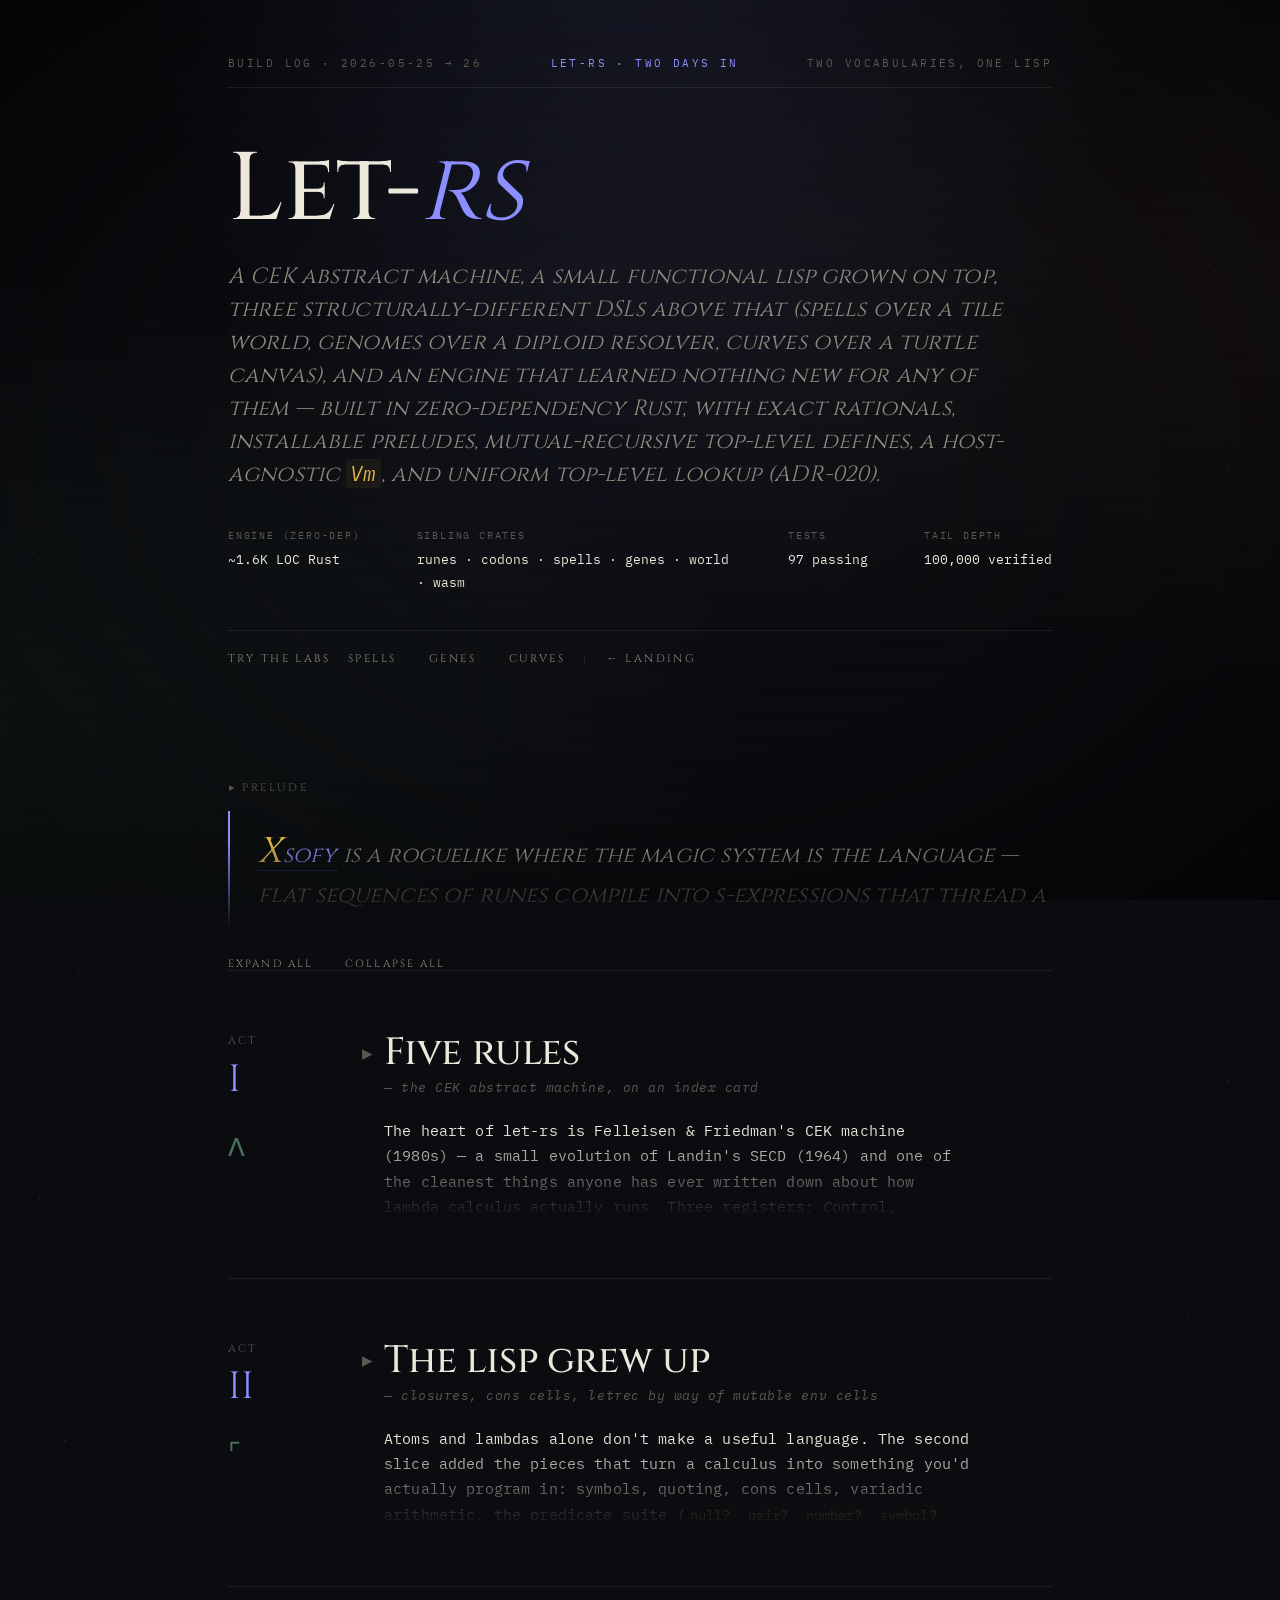
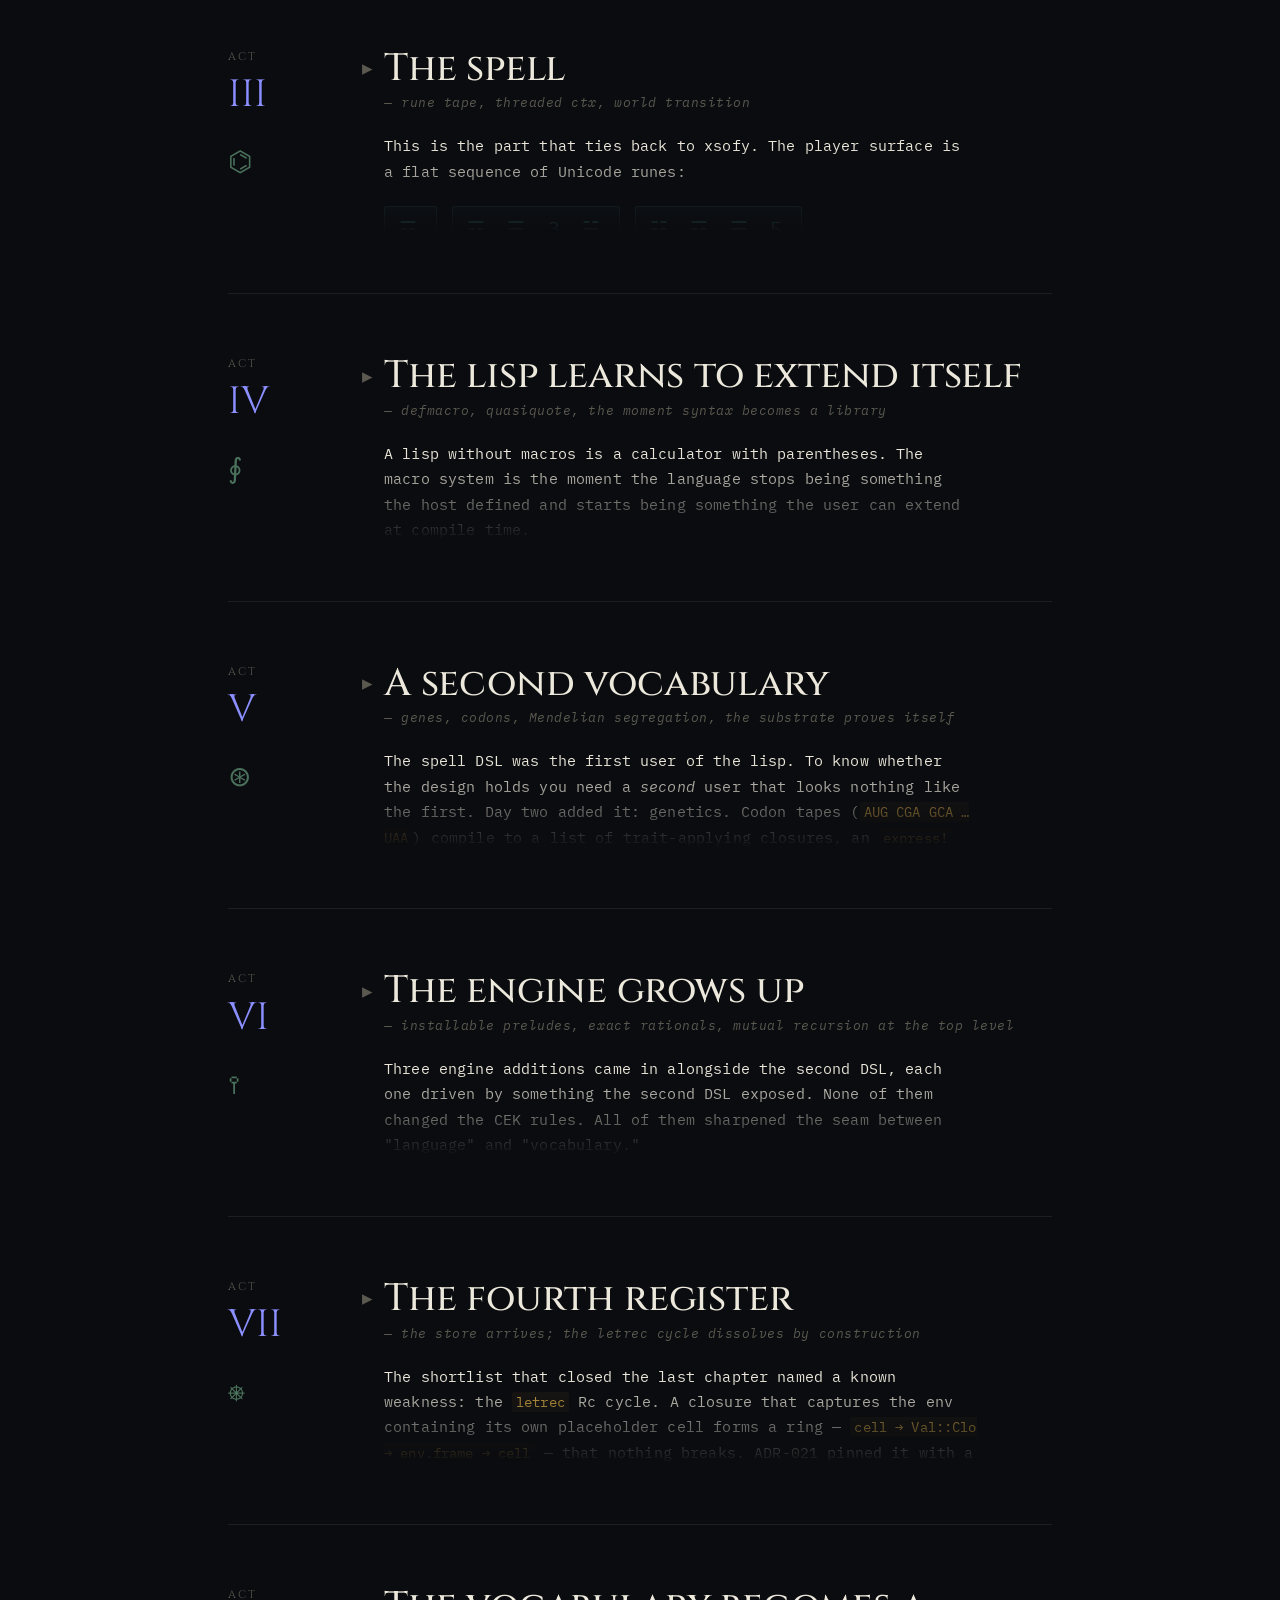
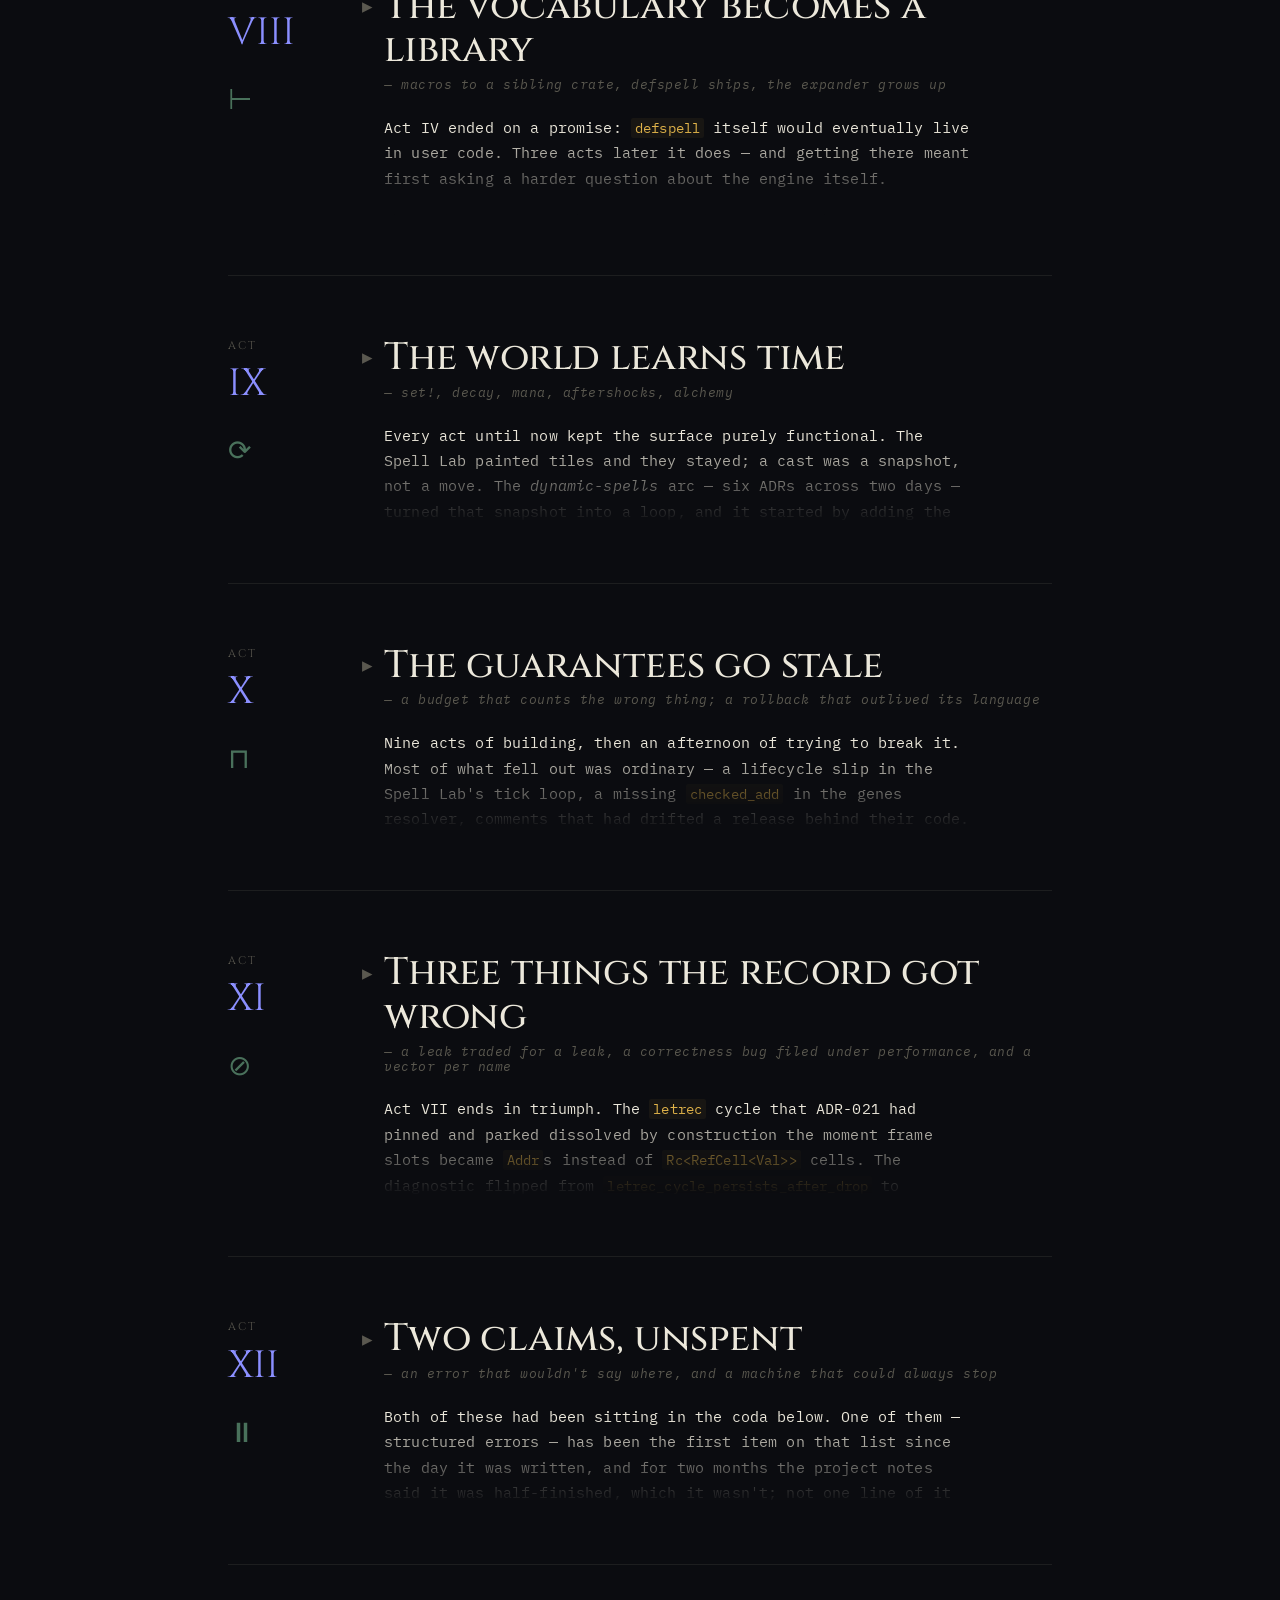
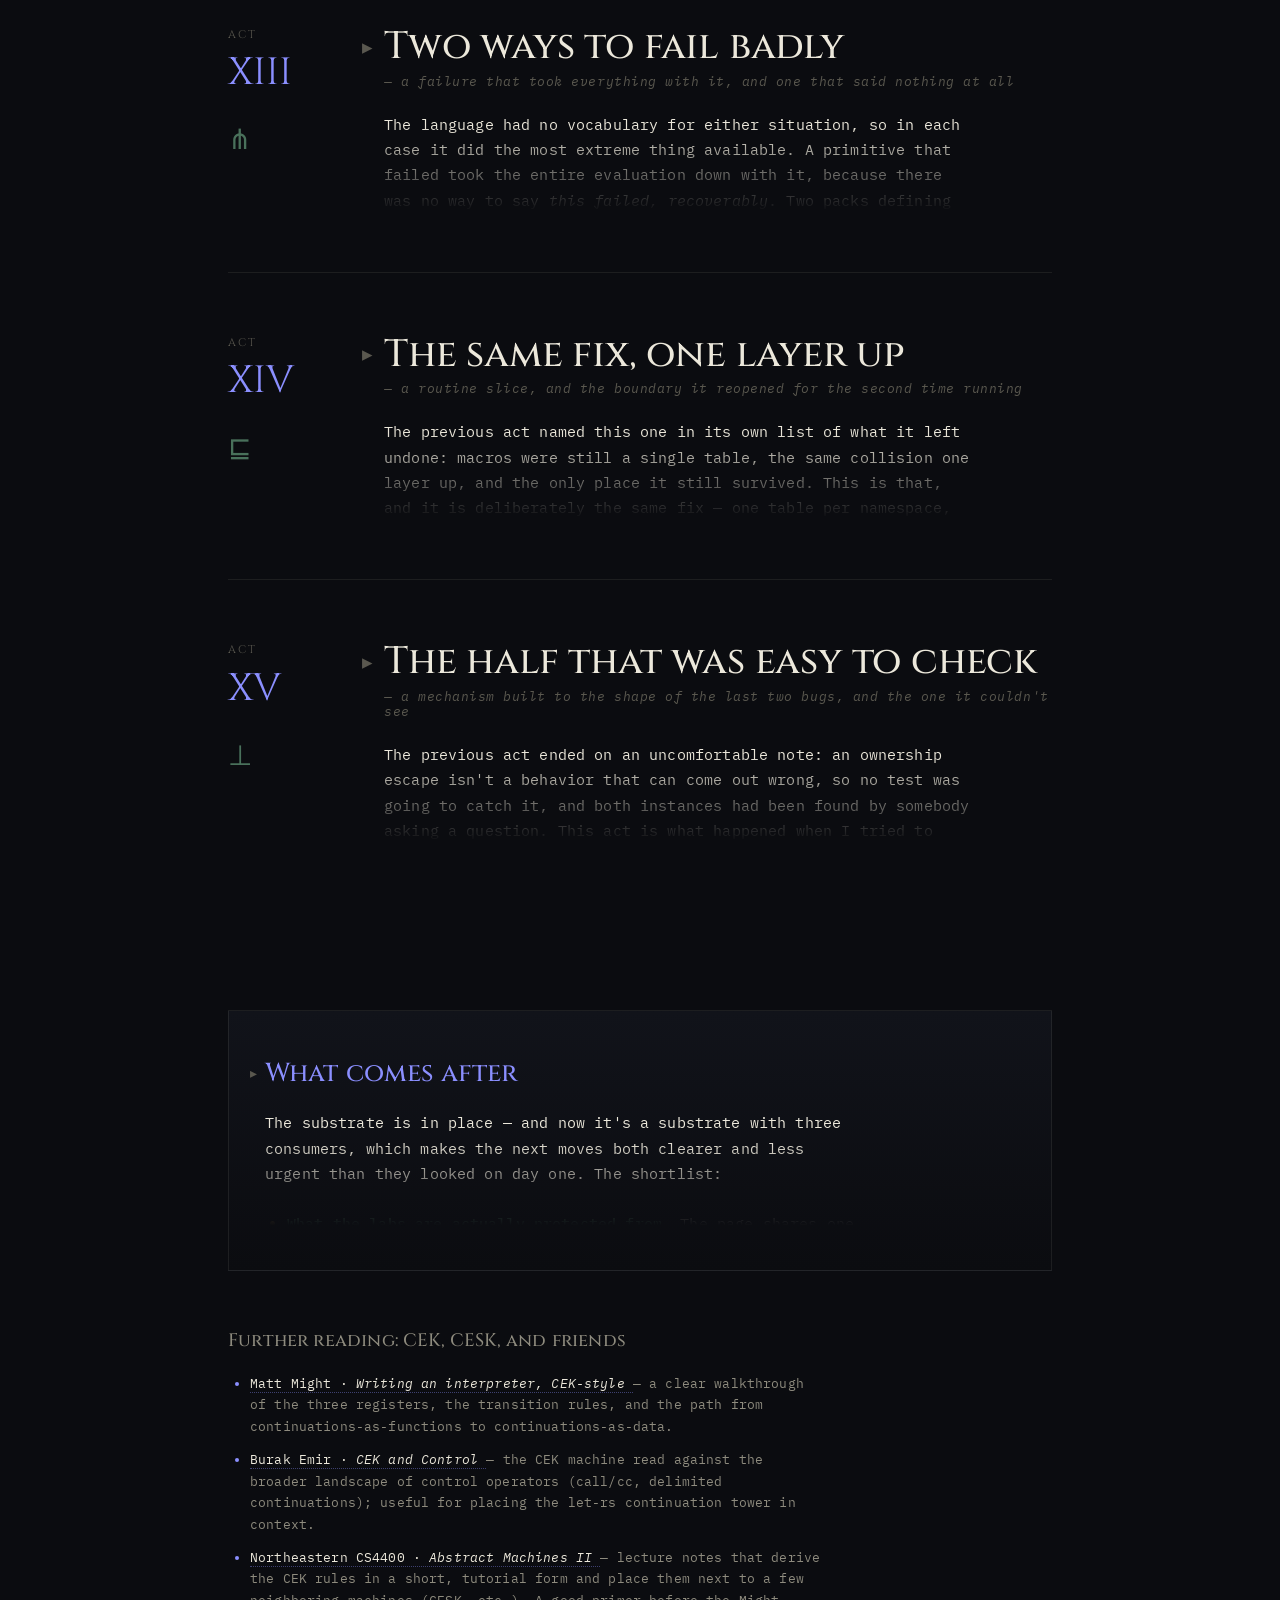
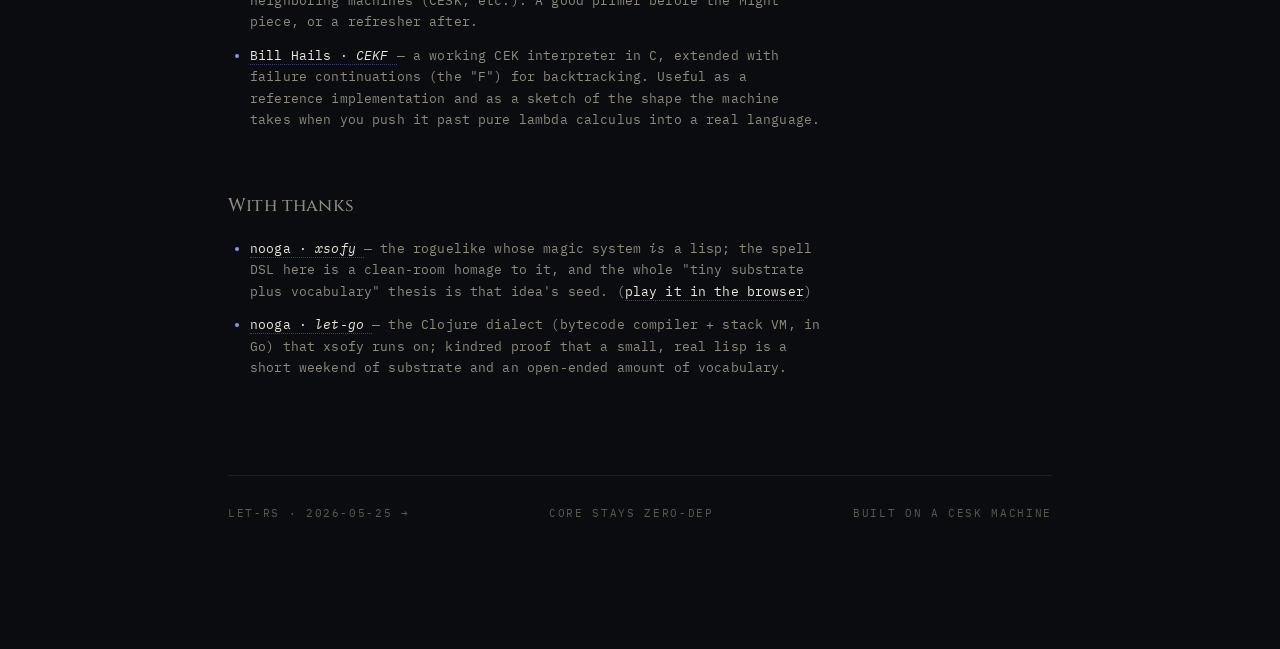
<file: web/let-rs.html>
<!doctype html>
<html lang="en">
<head>
  <meta charset="utf-8">
  <meta name="viewport" content="width=device-width, initial-scale=1">
  <title>Let-rs · Five Rules and a Spell</title>
  <link rel="icon" href="./favicon.svg">
  <link rel="preconnect" href="https://fonts.googleapis.com">
  <link rel="preconnect" href="https://fonts.gstatic.com" crossorigin>
  <link href="https://fonts.googleapis.com/css2?family=Cinzel:wght@400;500;600;700&family=IBM+Plex+Mono:ital,wght@0,300;0,400;0,500;0,600;1,400&display=swap" rel="stylesheet">
  <style>
    :root {
      --bg:        #0b0c10;
      --bg-rise:   #11131a;
      --panel:     #13161e;
      --ink:       #ece8db;
      --ink-dim:   #8e8b7e;
      --ink-dust:  #5a584f;
      --rule:      rgba(236, 232, 219, 0.08);
      --rule-soft: rgba(236, 232, 219, 0.04);
      --indigo:    #8b8fff;
      --sage:      #7fc59a;
      --copper:    #d97757;
      --honey:     #e0b34a;
      --jade:      #54b6a4;
      --display:   "Cinzel", "Iowan Old Style", "Palatino", serif;
      --mono:      "IBM Plex Mono", "Menlo", "Consolas", monospace;
    }

    * { box-sizing: border-box; margin: 0; padding: 0; }
    html { background: var(--bg); color: var(--ink); -webkit-font-smoothing: antialiased; }
    body {
      font-family: var(--mono);
      font-size: 14.5px;
      line-height: 1.75;
      letter-spacing: 0.01em;
      min-height: 100vh;
      overflow-x: hidden;
      position: relative;
    }

    body::before {
      content: "";
      position: fixed; inset: 0; pointer-events: none;
      background: repeating-linear-gradient(
        to bottom,
        rgba(255,255,255,0.012) 0px,
        rgba(255,255,255,0.012) 1px,
        transparent 1px,
        transparent 3px
      );
      z-index: 1;
    }
    body::after {
      content: "";
      position: fixed; inset: 0; pointer-events: none;
      background:
        radial-gradient(ellipse at 50% -10%, rgba(139, 143, 255, 0.10), transparent 55%),
        radial-gradient(ellipse at -10% 80%, rgba(127, 197, 154, 0.06), transparent 45%),
        radial-gradient(ellipse at 110% 30%, rgba(217, 119, 87, 0.05), transparent 50%),
        radial-gradient(ellipse at 50% 50%, transparent 30%, rgba(0,0,0,0.6) 100%);
      z-index: 0;
    }

    /* Drifting motes */
    .motes { position: fixed; inset: 0; pointer-events: none; z-index: 0; }
    .motes span {
      position: absolute;
      width: 2px; height: 2px;
      background: var(--indigo);
      border-radius: 50%;
      opacity: 0;
      animation: mote-drift 14s ease-in-out infinite, mote-fade 2s ease-out forwards;
    }
    @keyframes mote-fade { 0% { opacity: 0; } 100% { opacity: 0.14; } }
    @keyframes mote-drift {
      0%, 100% { transform: translateY(0); opacity: 0.08; }
      50%      { transform: translateY(-10px); opacity: 0.22; }
    }

    .frame {
      position: relative;
      z-index: 2;
      max-width: 920px;
      margin: 0 auto;
      /* clamp the horizontal padding so wide viewports don't keep
         eating into the 920px max-width frame. The mobile media
         query below tightens this further. */
      padding: 6vh clamp(20px, 5vw, 48px) 14vh;
    }

    /* ─── Masthead ──────────────────────────────────────────── */
    .mast { margin-bottom: 12vh; position: relative; }
    .mast .strip {
      display: flex; justify-content: space-between; align-items: baseline;
      font-size: 11px; letter-spacing: 0.22em; text-transform: uppercase;
      color: var(--ink-dust);
      border-bottom: 1px solid var(--rule);
      padding-bottom: 14px;
      margin-bottom: 56px;
    }
    .mast .strip .here { color: var(--indigo); }

    .mast .lab-nav {
      display: flex;
      flex-wrap: wrap;
      gap: 14px;
      align-items: baseline;
      margin-top: 36px;
      padding-top: 18px;
      border-top: 1px solid var(--rule);
      font-family: var(--display);
      font-size: 11px;
      letter-spacing: 0.22em;
      text-transform: uppercase;
      color: var(--ink-dust);
    }
    .mast .lab-nav .lead { color: var(--ink-dim); margin-right: 4px; }
    .mast .lab-nav a {
      color: var(--ink-dim);
      border-bottom: 1px dotted transparent;
      transition: color 0.2s ease, border-bottom-color 0.2s ease;
    }
    .mast .lab-nav a:hover {
      color: var(--indigo);
      border-bottom-color: var(--indigo);
    }
    .mast .lab-nav a[href$="spells.html"]:hover {
      color: var(--jade);
      border-bottom-color: var(--jade);
    }
    .mast .lab-nav a[href$="genes.html"]:hover {
      color: var(--honey);
      border-bottom-color: var(--honey);
    }
    .mast .lab-nav a[href$="curves.html"]:hover {
      color: var(--copper);
      border-bottom-color: var(--copper);
    }
    .mast .lab-nav .sep,
    .mast .lab-nav .pipe { color: var(--ink-dust); opacity: 0.45; }
    .mast .lab-nav .pipe { margin: 0 4px; }

    .mast h1 {
      font-family: var(--display);
      font-weight: 500;
      font-size: clamp(48px, 8vw, 96px);
      line-height: 0.96;
      letter-spacing: -0.005em;
      color: var(--ink);
      margin-bottom: 24px;
    }
    .mast h1 .sigil {
      font-style: italic;
      font-weight: 400;
      color: var(--indigo);
      letter-spacing: 0;
    }
    .mast .sub {
      font-family: var(--display);
      font-style: italic;
      font-weight: 400;
      font-size: clamp(17px, 1.8vw, 22px);
      color: var(--ink-dim);
      max-width: 60ch;
      margin-bottom: 36px;
      line-height: 1.5;
    }
    .mast .seal {
      display: grid;
      grid-template-columns: repeat(4, auto);
      gap: 36px 56px;
      font-size: 12px;
      letter-spacing: 0.1em;
      text-transform: uppercase;
      color: var(--ink-dust);
    }
    .mast .seal dt { color: var(--ink-dust); font-size: 10px; margin-bottom: 4px; letter-spacing: 0.18em; }
    .mast .seal dd { color: var(--ink); font-family: var(--mono); font-size: 13px; letter-spacing: 0; text-transform: none; }

    /* ─── Prelude ──────────────────────────────────────────── */
    .prelude {
      font-family: var(--display);
      font-style: italic;
      font-weight: 400;
      font-size: clamp(18px, 1.9vw, 22px);
      line-height: 1.55;
      color: var(--ink-dim);
      max-width: 64ch;
      margin: 0 0 14vh 0;
      padding: 14px 0 14px 28px;
      border-left: 2px solid var(--indigo);
    }
    .prelude::first-letter {
      font-size: 1.6em;
      color: var(--honey);
      padding-right: 0.05em;
    }

    /* ─── Acts ──────────────────────────────────────────── */
    .act {
      display: grid;
      grid-template-columns: 120px 1fr;
      gap: 36px;
      padding: 60px 0;
      border-top: 1px solid var(--rule);
      position: relative;
    }
    .act .glyph {
      font-family: var(--display);
      font-weight: 400;
      letter-spacing: 0.18em;
      color: var(--ink-dust);
      font-size: 11px;
      text-transform: uppercase;
    }
    .act .glyph .roman {
      display: block;
      font-size: 38px;
      color: var(--indigo);
      letter-spacing: 0;
      line-height: 1;
      margin-top: 10px;
      font-family: var(--display);
      font-weight: 400;
    }
    .act .glyph .mark {
      display: block;
      font-size: 28px;
      color: var(--sage);
      margin-top: 22px;
      opacity: 0.55;
      font-family: var(--mono);
    }

    .act h2 {
      font-family: var(--display);
      font-weight: 500;
      font-size: clamp(26px, 3.2vw, 38px);
      letter-spacing: -0.005em;
      color: var(--ink);
      margin-bottom: 6px;
      line-height: 1.15;
    }
    .act h2 .tag {
      display: block;
      font-family: var(--mono);
      font-style: italic;
      font-weight: 400;
      font-size: 13px;
      letter-spacing: 0.04em;
      color: var(--ink-dust);
      margin-top: 6px;
    }
    .act h3.subact {
      font-family: var(--display);
      font-weight: 500;
      font-size: 19px;
      letter-spacing: 0.005em;
      color: var(--indigo);
      margin: 36px 0 8px;
      padding-top: 16px;
      border-top: 1px solid var(--rule-soft);
    }

    .act p { margin: 16px 0; max-width: 66ch; color: var(--ink); }
    .act p.aside {
      color: var(--ink-dim);
      font-size: 13px;
      font-style: italic;
      border-left: 1px solid var(--rule);
      padding-left: 14px;
      margin-top: 22px;
    }
    .act p.note {
      color: var(--indigo);
      font-style: italic;
      border-left: 2px solid var(--indigo);
      padding-left: 14px;
      max-width: 60ch;
    }
    .act p.warn {
      color: var(--copper);
      font-style: italic;
      border-left: 2px solid var(--copper);
      padding-left: 14px;
      max-width: 60ch;
    }
    .act p.lift {
      color: var(--sage);
      font-style: italic;
      border-left: 2px solid var(--sage);
      padding-left: 14px;
      max-width: 60ch;
    }

    .act ul { margin: 14px 0 18px 0; padding-left: 22px; max-width: 66ch; }
    .act ul li { color: var(--ink); margin: 6px 0; }
    .act ul li::marker { color: var(--indigo); }

    .act .term, .act .code {
      background: var(--panel);
      border: 1px solid var(--rule);
      border-left: 2px solid var(--indigo);
      padding: 16px 20px;
      font-size: 13px;
      line-height: 1.6;
      color: var(--ink);
      overflow-x: auto;
      /* Fade the rightmost ~15% so wide ASCII drifts off into the
         page bg instead of hard-clipping or showing a scrollbar.
         For blocks that fit, the masked area is whitespace + right
         border, so the only visible effect is a softer right edge. */
      -webkit-mask-image: linear-gradient(to right, black 50%, rgba(0,0,0,1.0) 10%, transparent 100%);
              mask-image: linear-gradient(to right, black 50%, rgba(0,0,0,1.0) 10%, transparent 100%);
      position: relative;
      white-space: pre;
      font-family: var(--mono);
    }
    .act .code { border-left-color: var(--sage); }

    .term .o   { color: var(--ink-dim); }
    .term .ok  { color: var(--sage); }
    .term .hl  { color: var(--honey); }
    .term .dim { color: var(--ink-dust); }
    .term .hot { color: var(--copper); }
    .term .vio { color: var(--indigo); }
    .term .tea { color: var(--sage); }
    .term .rune { color: var(--jade); font-size: 1.15em; }

    code { font-family: var(--mono); color: var(--honey); font-size: 0.95em; background: rgba(224,179,74,0.06); padding: 1px 4px; border-radius: 2px; }
    a { color: var(--indigo); text-decoration: none; border-bottom: 1px dotted rgba(139, 143, 255, 0.4); }
    a:hover { border-bottom-style: solid; }

    /* Comparison table */
    .compare {
      width: 100%;
      border-collapse: collapse;
      font-size: 13px;
      margin: 32px 0 36px;
      background: var(--panel);
      border: 1px solid var(--rule);
      -webkit-mask-image: linear-gradient(to right, black 50%, rgba(0,0,0,1.0) 10%, transparent 100%);
              mask-image: linear-gradient(to right, black 50%, rgba(0,0,0,1.0) 10%, transparent 100%);
    }
    .compare th, .compare td {
      text-align: left;
      padding: 9px 14px;
      border-bottom: 1px solid var(--rule-soft);
      vertical-align: top;
    }
    .compare thead th {
      font-size: 10px;
      letter-spacing: 0.15em;
      text-transform: uppercase;
      color: var(--ink-dust);
      font-weight: 500;
      background: rgba(139, 143, 255, 0.04);
    }
    .compare td.col-a { color: var(--indigo); }
    .compare td.col-b { color: var(--sage); }
    .compare td.col-c { color: var(--ink-dim); }
    .compare tbody tr:hover { background: rgba(139,143,255,0.03); }

    /* Transition diagram */
    .rules {
      background: var(--panel);
      border: 1px solid var(--rule);
      border-left: 2px solid var(--honey);
      padding: 20px 24px;
      font-family: var(--mono);
      font-size: 13px;
      line-height: 1.8;
      color: var(--ink);
      -webkit-mask-image: linear-gradient(to right, black 50%, rgba(0,0,0,1.0) 10%, transparent 100%);
              mask-image: linear-gradient(to right, black 50%, rgba(0,0,0,1.0) 10%, transparent 100%);
      white-space: pre;
      overflow-x: auto;
      position: relative;
    }
    .rules .lab { color: var(--ink-dust); }
    .rules .arr { color: var(--indigo); }
    .rules .v   { color: var(--sage); }
    .rules .k   { color: var(--copper); }

    /* Box wrapper — holds the label OUTSIDE the inner element's
       overflow-x:auto clip region. Without this, the spec quirk where
       any non-visible overflow clips both axes slices off the top of
       the label. The wrapper itself is just position + margin. */
    .boxed { position: relative; margin: 32px 0 36px; }
    .boxed::before {
      content: attr(data-label);
      position: absolute; top: -9px;
      background: var(--bg);
      padding: 0 8px;
      font-size: 10px;
      letter-spacing: 0.2em;
      text-transform: uppercase;
      z-index: 2;
    }
    .boxed.code-wrap::before  { left: 12px; color: var(--sage); }
    .boxed.term-wrap::before  { left: 12px; color: var(--ink-dust); }
    .boxed.rules-wrap::before { left: 16px; color: var(--honey); }

    /* Counter list (tiers) */
    .tiers {
      margin: 18px 0 24px;
      counter-reset: tier;
      list-style: none;
      padding: 0;
    }
    .tiers li {
      padding: 14px 0 14px 56px;
      position: relative;
      border-top: 1px dashed var(--rule-soft);
      counter-increment: tier;
      max-width: 70ch;
    }
    .tiers li:first-child { border-top: 1px solid var(--rule); }
    .tiers li:last-child  { border-bottom: 1px solid var(--rule); }
    .tiers li::before {
      content: counter(tier, decimal-leading-zero);
      position: absolute; left: 0; top: 16px;
      font-size: 12px;
      letter-spacing: 0.18em;
      color: var(--indigo);
      font-family: var(--mono);
    }
    .tiers li strong { color: var(--ink); font-weight: 500; }
    .tiers li .why {
      display: block;
      color: var(--ink-dim);
      font-size: 13px;
      font-style: italic;
      margin-top: 4px;
    }

    /* Tape — for the rune lines */
    .tape {
      display: inline-block;
      background: rgba(84, 182, 164, 0.08);
      border: 1px solid rgba(84, 182, 164, 0.25);
      padding: 4px 14px;
      margin: 4px 6px 4px 0;
      font-size: 1.4em;
      letter-spacing: 0.25em;
      color: var(--jade);
      border-radius: 3px;
    }

    /* Coda */
    .coda {
      margin-top: 12vh;
      padding: 40px 36px 44px;
      border: 1px solid var(--rule);
      background: linear-gradient(180deg, var(--bg-rise), var(--bg));
      position: relative;
    }
    .coda h3 {
      font-family: var(--display);
      font-weight: 500;
      font-size: 26px;
      color: var(--indigo);
      margin-bottom: 14px;
    }
    .coda p { color: var(--ink); max-width: 66ch; margin-bottom: 12px; }
    .coda ul { margin: 18px 0 0 22px; padding: 0; }
    .coda li {
      padding: 6px 0;
      color: var(--ink);
      max-width: 66ch;
    }
    .coda li::marker { color: var(--honey); }
    .coda li strong { color: var(--sage); font-weight: 500; }

    /* Further reading */
    .further { margin-top: 6vh; max-width: 66ch; }
    .further h3 {
      font-family: var(--display);
      font-weight: 500;
      font-size: 18px;
      color: var(--ink-dim);
      letter-spacing: 0.01em;
      margin-bottom: 10px;
    }
    .further ul { margin: 0; padding-left: 22px; }
    .further li {
      color: var(--ink-dim);
      font-size: 13px;
      line-height: 1.65;
      padding: 6px 0;
    }
    .further li::marker { color: var(--indigo); }
    .further a {
      color: var(--ink);
      text-decoration: none;
      border-bottom: 1px dotted rgba(139, 143, 255, 0.4);
    }
    .further a:hover { border-bottom-style: solid; }

    /* Colophon */
    .colophon {
      margin-top: 10vh;
      padding-top: 28px;
      border-top: 1px solid var(--rule);
      display: flex; justify-content: space-between;
      font-size: 11px;
      letter-spacing: 0.15em;
      text-transform: uppercase;
      color: var(--ink-dust);
      flex-wrap: wrap;
      gap: 10px;
    }

    /* Staggered reveal */
    .act { opacity: 0; transform: translateY(14px); animation: enter 0.8s ease-out forwards; }
    .act:nth-of-type(1) { animation-delay: 0.30s; }
    .act:nth-of-type(2) { animation-delay: 0.42s; }
    .act:nth-of-type(3) { animation-delay: 0.54s; }
    .act:nth-of-type(4) { animation-delay: 0.66s; }
    @keyframes enter { to { opacity: 1; transform: translateY(0); } }

    .mast h1, .mast .sub, .mast .strip, .mast .seal, .mast .lab-nav {
      opacity: 0; animation: enter 0.8s ease-out forwards;
    }
    .mast .strip   { animation-delay: 0.05s; }
    .mast h1       { animation-delay: 0.18s; }
    .mast .sub     { animation-delay: 0.32s; }
    .mast .seal    { animation-delay: 0.48s; }
    .mast .lab-nav { animation-delay: 0.60s; }

    @media (max-width: 720px) {
      .frame { padding: 6vh 4vw 14vh; }
      .act { grid-template-columns: 1fr; gap: 14px; padding: 44px 0; }
      .act > * { min-width: 0; }
      .act .glyph { display: flex; gap: 20px; align-items: baseline; }
      .act .glyph .roman { margin-top: 0; font-size: 24px; }
      .act .glyph .mark  { margin-top: 0; font-size: 20px; }
      .mast .seal { grid-template-columns: repeat(2, auto); gap: 24px; }
      .compare th, .compare td { padding: 7px 10px; font-size: 12px; }
      .rules, .act .term, .act .code {
        font-size: 10px;
        padding: 32px 10px 12px;
        letter-spacing: -0.1em;
      }
      .boxed::before {
        top: 0; left: 0; right: 0;
        background: rgba(255, 255, 255, 0.025);
        padding: 7px 12px;
        border-bottom: 1px solid var(--rule-soft);
      }
      .coda { margin-top: 6vh; padding: 24px 18px 28px; }
      .coda h3 { font-size: 22px; margin-bottom: 10px; }
      .coda ul { margin-top: 12px; }
      .coda li { padding: 4px 0; }
    }

    /* ─── Collapsible sections (accordion) ─────────────── */
    /* Applies to .act, .prelude-wrap, and .coda. The JS wraps each
       section's post-heading siblings in an .act-content div for a
       uniform clamp+fade collapsed state. */

    /* Prelude header (small all-caps display label, mirroring the
       act-controls and masthead strip aesthetic). */
    .prelude-wrap { margin: 0; }
    .prelude-toggle {
      font-family: var(--display);
      font-weight: 400;
      font-size: 11px;
      letter-spacing: 0.22em;
      text-transform: uppercase;
      color: var(--ink-dust);
      margin: 24px 0 14px;
      padding: 0;
      display: block;
      width: max-content;
      max-width: 100%;
    }

    /* Controls strip above the first act, flush-left with the prelude
       above it (NOT indented to the act body column). */
    .act-controls {
      display: flex;
      gap: 14px;
      align-items: baseline;
      margin: 28px 0 -4px;
      font-family: var(--display);
      font-size: 10.5px;
      letter-spacing: 0.2em;
      text-transform: uppercase;
      color: var(--ink-dust);
    }
    .act-controls button {
      background: none;
      border: none;
      padding: 0;
      color: var(--ink-dim);
      font: inherit;
      letter-spacing: inherit;
      text-transform: inherit;
      cursor: pointer;
      border-bottom: 1px dotted transparent;
      transition: color 0.2s ease, border-bottom-color 0.2s ease;
    }
    .act-controls button:hover {
      color: var(--indigo);
      border-bottom-color: rgba(139, 143, 255, 0.55);
    }
    .act-controls .sep { color: var(--ink-dust); opacity: 0.4; }

    /* Visual behavior gated on `.accordion-ready` set by the JS so
       no-JS readers see fully-expanded content. */
    html.accordion-ready .act .glyph,
    html.accordion-ready .act .body > h2,
    html.accordion-ready .prelude-wrap > .prelude-toggle,
    html.accordion-ready .coda > h3 {
      cursor: pointer;
      user-select: none;
      -webkit-user-select: none;
    }
    html.accordion-ready .act .body > h2:hover,
    html.accordion-ready .act .glyph:hover .roman,
    html.accordion-ready .prelude-wrap > .prelude-toggle:hover,
    html.accordion-ready .coda > h3:hover {
      color: var(--ink);
    }
    html.accordion-ready .act .body > h2,
    html.accordion-ready .prelude-wrap > .prelude-toggle,
    html.accordion-ready .coda > h3 {
      transition: color 0.2s ease;
    }
    html.accordion-ready .act .glyph .roman {
      transition: color 0.2s ease;
    }

    /* Chevron LEADING the act h2. Renders in negative-margin space so
       the heading text aligns with the paragraphs below. Character
       swap (not rotation) keeps the heading pixel-stable on toggle. */
    html.accordion-ready .act .body > h2::before {
      content: "▸";
      display: inline-block;
      width: 0.9em;
      margin-left: -1.25em;
      margin-right: 0.35em;
      font-size: 0.55em;
      vertical-align: 0.22em;
      text-align: center;
      color: var(--ink-dust);
      transition: color 0.25s ease;
      font-family: var(--mono);
      font-weight: 400;
    }
    html.accordion-ready .act.is-expanded .body > h2::before {
      content: "▾";
      color: var(--indigo);
    }

    /* Chevron leading the small prelude-toggle label (inline; no
       negative-margin hang because the toggle is left-edge text and
       doesn't need to align with content below it). */
    html.accordion-ready .prelude-wrap > .prelude-toggle::before {
      content: "▸";
      display: inline-block;
      width: 0.9em;
      margin-right: 0.4em;
      text-align: center;
      color: var(--ink-dust);
      transition: color 0.25s ease;
      font-family: var(--mono);
    }
    html.accordion-ready .prelude-wrap.is-expanded > .prelude-toggle::before {
      content: "▾";
      color: var(--indigo);
    }

    /* Chevron leading the coda h3 (same negative-margin pattern as
       act h2s — the coda is a styled box, but the h3 wants the same
       leading affordance). */
    html.accordion-ready .coda > h3::before {
      content: "▸";
      display: inline-block;
      width: 0.9em;
      margin-left: -1.25em;
      margin-right: 0.35em;
      font-size: 0.55em;
      vertical-align: 0.22em;
      text-align: center;
      color: var(--ink-dust);
      transition: color 0.25s ease;
      font-family: var(--mono);
      font-weight: 400;
    }
    html.accordion-ready .coda.is-expanded > h3::before {
      content: "▾";
      color: var(--indigo);
    }

    /* The collapsed content area: clamped with a downward mask fade.
       Matches the horizontal mask pattern used on .rules / .code.
       Selectors are not scoped to .act so the coda + prelude-wrap
       reuse the same behavior. */
    html.accordion-ready .act-content {
      max-height: 8em;
      overflow: hidden;
      /* Whole collapsed preview is a tap target that expands the section
         (the heading alone is a small target, especially on mobile). */
      cursor: pointer;
      -webkit-mask-image: linear-gradient(to bottom, black 25%, transparent 100%);
              mask-image: linear-gradient(to bottom, black 25%, transparent 100%);
      transition:
        max-height 0.4s ease,
        -webkit-mask-image 0.4s ease,
                mask-image 0.4s ease;
    }
    html.accordion-ready .is-expanded .act-content {
      max-height: 12000px;
      cursor: auto;
      -webkit-mask-image: none;
              mask-image: none;
    }

    @media (max-width: 720px) {
      .act-controls { margin: 20px 0 -2px; }
    }
  </style>
</head>
<body>

  <div class="motes" aria-hidden="true">
    <span style="top:  6vh; left:  4vw"></span>
    <span style="top: 14vh; right: 6vw"></span>
    <span style="top: 22vh; left:  3vw"></span>
    <span style="top: 30vh; right: 5vw"></span>
    <span style="top: 41vh; left:  7vw"></span>
    <span style="top: 52vh; right: 4vw"></span>
    <span style="top: 62vh; left:  3vw"></span>
    <span style="top: 73vh; right: 6vw"></span>
    <span style="top: 84vh; left:  5vw"></span>
    <span style="top: 95vh; right: 3vw"></span>
    <span style="top:108vh; left:  6vw"></span>
    <span style="top:120vh; right: 4vw"></span>
    <span style="top:133vh; left:  3vw"></span>
    <span style="top:146vh; right: 7vw"></span>
    <span style="top:160vh; left:  5vw"></span>
    <span style="top:175vh; right: 4vw"></span>
  </div>

  <main class="frame">

    <header class="mast">
      <div class="strip">
        <span>Build log · 2026-05-25 → 26</span>
        <span class="here">let-rs · two days in</span>
        <span>Two vocabularies, one lisp</span>
      </div>
      <h1>Let-<span class="sigil">rs</span></h1>
      <p class="sub">
        A CEK abstract machine, a small functional lisp grown on top, three structurally-different DSLs above that (spells over a tile world, genomes over a diploid resolver, curves over a turtle canvas), and an engine that learned nothing new for any of them — built in zero-dependency Rust, with exact rationals, installable preludes, mutual-recursive top-level defines, a host-agnostic <code>Vm</code>, and uniform top-level lookup (ADR-020).
      </p>
      <dl class="seal">
        <div><dt>Engine (zero-dep)</dt><dd>~1.6K LOC Rust</dd></div>
        <div><dt>Sibling crates</dt><dd>runes · codons · spells · genes · world · wasm</dd></div>
        <div><dt>Tests</dt><dd>97 passing</dd></div>
        <div><dt>Tail depth</dt><dd>100,000 verified</dd></div>
      </dl>
      <nav class="lab-nav" aria-label="Try the labs">
        <span class="lead">Try the labs</span>
        <a href="./spells.html">Spells</a>
        <span class="sep" aria-hidden="true">·</span>
        <a href="./genes.html">Genes</a>
        <span class="sep" aria-hidden="true">·</span>
        <a href="./curves.html">Curves</a>
        <span class="pipe" aria-hidden="true">|</span>
        <a href="./index.html">← Landing</a>
      </nav>
    </header>

    <section class="prelude-wrap">
      <h3 class="prelude-toggle">Prelude</h3>
      <p class="prelude">
        <a href="https://github.com/nooga/xsofy" target="_blank" rel="noopener">Xsofy</a> is a roguelike where the magic system <em>is</em> the language — flat sequences of runes compile into s-expressions that thread a context through a pipeline of primitives. Let-rs is a clean-room spin-off: same idea, but the substrate is a tiny pure-functional lisp on a CEK machine, written in Rust from scratch, with the spell DSL as its first real client. The point is not to ship anything yet. The point is that the smallest interesting substrate you can call a real programming language fits in a few hundred lines of code, and once you have it, the rest is just a vocabulary of primitives. The second day proved it twice — a second DSL (genomes, codons, Mendelian breeding) shipped without the engine learning a thing about it.
      </p>
    </section>

    <div class="act-controls" aria-label="Section controls">
      <button id="expand-all" type="button">Expand all</button>
      <span class="sep" aria-hidden="true">·</span>
      <button id="collapse-all" type="button">Collapse all</button>
    </div>

    <section class="act">
      <div class="glyph">
        Act
        <span class="roman">I</span>
        <span class="mark">λ</span>
      </div>
      <div class="body">
        <h2>Five rules
          <span class="tag">— the CEK abstract machine, on an index card</span>
        </h2>
        <p>
          The heart of let-rs is Felleisen &amp; Friedman's CEK machine (1980s) — a small evolution of Landin's SECD (1964) and one of the cleanest things anyone has ever written down about how lambda calculus actually runs. Three registers: <em>C</em>ontrol, <em>E</em>nvironment, <em>K</em>ontinuation. The whole evaluator is a function that takes one of those triples and returns the next one. There is no native call stack. The "stack" is the continuation, reified as plain data on the heap.
        </p>

        <div class="boxed rules-wrap" data-label="the five transition rules · CEK">
        <div class="rules">
<span class="lab">⟨</span>x      <span class="lab">,</span> ρ<span class="lab">,</span> κ<span class="lab">⟩</span>                    <span class="arr">→</span> <span class="lab">⟨</span><span class="v">ρ(x)</span><span class="lab">,</span> κ<span class="lab">⟩</span>              <span class="dim">— variable lookup yields a value</span>
<span class="lab">⟨</span>λx.e   <span class="lab">,</span> ρ<span class="lab">,</span> κ<span class="lab">⟩</span>                    <span class="arr">→</span> <span class="lab">⟨</span><span class="v">Clo(λx.e, ρ)</span><span class="lab">,</span> κ<span class="lab">⟩</span>      <span class="dim">— lambda is a value (closure)</span>
<span class="lab">⟨</span>(e₁ e₂)<span class="lab">,</span> ρ<span class="lab">,</span> κ<span class="lab">⟩</span>                    <span class="arr">→</span> <span class="lab">⟨</span>e₁<span class="lab">,</span> ρ<span class="lab">,</span> <span class="k">Arg(e₂, ρ, κ)</span><span class="lab">⟩</span> <span class="dim">— evaluate fn first</span>
<span class="lab">⟨</span>v      <span class="lab">,</span>    <span class="k">Arg(e, ρ, κ)</span><span class="lab">⟩</span>         <span class="arr">→</span> <span class="lab">⟨</span>e<span class="lab">,</span> ρ<span class="lab">,</span> <span class="k">Fn(v, κ)</span><span class="lab">⟩</span>       <span class="dim">— then evaluate arg</span>
<span class="lab">⟨</span>v      <span class="lab">,</span>    <span class="k">Fn(Clo(λx.e, ρ'), κ)</span><span class="lab">⟩</span> <span class="arr">→</span> <span class="lab">⟨</span>e<span class="lab">,</span> ρ'[x↦v]<span class="lab">,</span> κ<span class="lab">⟩</span>        <span class="dim">— enter closure body</span>
        </div>
        </div>

        <p>
          Five rules. The driver is a four-line loop:
        </p>

        <div class="boxed code-wrap" data-label="step.rs · the run loop">
        <pre class="code"><span class="tea">let</span> <span class="hl">mut</span> s = State { mode: Mode::Eval(expr, env), k: Rc::new(K::Halt) };
<span class="tea">loop</span> {
    <span class="tea">match</span> step(s)? {
        Step::Continue(next) =&gt; s = next,
        Step::Done(v)        =&gt; <span class="tea">return</span> Ok(v),
    }
}</pre>
        </div>

        <p class="note">
          Tail calls fall out for free. When a closure is entered (rule 5), the
          continuation <code>κ</code> is passed through <em>unchanged</em>. No frame
          is pushed for the call. A tail-recursive loop counting down from 100,000
          terminates in milliseconds with the K-chain depth never exceeding two.
        </p>

        <p class="aside">
          The test <code>tail_calls_dont_grow_the_stack</code> is the proof: it
          builds the Y combinator in lisp, defines a counter, and runs it 100,000
          deep. If TCO were broken the harness would overflow the Rust call stack;
          it doesn't, because the Rust call stack is never used for lisp
          recursion in the first place. All the &quot;stack&quot; lives in
          <code>Rc&lt;K&gt;</code> chains on the heap.
        </p>
      </div>
    </section>

    <section class="act">
      <div class="glyph">
        Act
        <span class="roman">II</span>
        <span class="mark">⌜</span>
      </div>
      <div class="body">
        <h2>The lisp grew up
          <span class="tag">— closures, cons cells, letrec by way of mutable env cells</span>
        </h2>
        <p>
          Atoms and lambdas alone don't make a useful language. The second slice
          added the pieces that turn a calculus into something you'd actually
          program in: symbols, quoting, cons cells, variadic arithmetic, the
          predicate suite (<code>null?</code> <code>pair?</code> <code>number?</code>
          <code>symbol?</code> <code>eq?</code>), the comparison chain
          (<code>(&lt; 1 2 3)</code> ⇒ <code>#t</code>), and the binding family:
          <code>let</code>, <code>let*</code>, <code>cond</code>, <code>letrec</code>.
        </p>
        <p>
          Three of those are pure desugarings. <code>let</code> becomes an
          immediately-applied lambda; <code>let*</code> nests one of those per
          binding; <code>cond</code> folds into a chain of <code>if</code>s.
          No new AST nodes, no new continuations, ~20 lines in <code>parse.rs</code>.
        </p>
        <p>
          <code>letrec</code> is the interesting one. To let a closure see its own
          name — and its siblings, for mutual recursion — the bindings have to be
          in scope <em>before</em> any init expression runs. The trick: each
          environment slot is not a <code>Val</code> directly but an
          <code>Rc&lt;RefCell&lt;Val&gt;&gt;</code>. <code>letrec</code> allocates a
          placeholder cell per binding, extends the env with them all, then
          evaluates the inits one at a time, patching each cell after its
          corresponding value is computed. Any closure created during init
          evaluation captures the recursive environment and resolves its
          siblings through the cells.
        </p>

        <div class="boxed code-wrap" data-label="tests/eval.rs · letrec_mutual_recursion">
        <pre class="code"><span class="vio">(letrec</span> <span class="hl">((even? (lambda (n) (if (= n 0) #t (odd?  (- n 1)))))</span>
         <span class="hl">(odd?  (lambda (n) (if (= n 0) #f (even? (- n 1))))))</span>
  <span class="vio">(list (even? 10) (odd? 10) (even? 7) (odd? 7)))</span>
<span class="dim">;; → (#t #f #f #t)</span></pre>
        </div>

        <p>
          At this point the lisp can also host its own library code. <code>map</code>
          is no longer a primitive — it's six lines defined inside a
          <code>letrec</code>:
        </p>

        <div class="boxed code-wrap" data-label="tests/eval.rs · map_via_letrec">
        <pre class="code"><span class="vio">(letrec</span> <span class="hl">((map (lambda (f xs)</span>
                <span class="hl">(if (null? xs) '()</span>
                    <span class="hl">(cons (f (car xs)) (map f (cdr xs)))))))</span>
  <span class="vio">(map (lambda (n) (* n n)) '(1 2 3 4 5)))</span>
<span class="dim">;; → (1 4 9 16 25)</span></pre>
        </div>

        <p class="aside">
          The mutable cells in the env never get touched by anything other than
          <code>letrec</code> in the current code, so the rest of the language
          stays observably pure-functional. If we ever add <code>set!</code> it's
          a fifteen-line addition — the cells are already there waiting.
        </p>
      </div>
    </section>

    <section class="act">
      <div class="glyph">
        Act
        <span class="roman">III</span>
        <span class="mark">⌬</span>
      </div>
      <div class="body">
        <h2>The spell
          <span class="tag">— rune tape, threaded ctx, world transition</span>
        </h2>
        <p>
          This is the part that ties back to xsofy. The player surface is a flat
          sequence of Unicode runes:
        </p>

        <p style="margin: 18px 0 22px;">
          <span class="tape">☲</span>
          <span class="tape">☲ ☴ 3 ☵</span>
          <span class="tape">☳ ☲ ☰ 5</span>
          <span class="tape">☶ ☵ ☴ 2</span>
        </p>

        <p>
          A ~50-line Rust translator (<code>examples/spells.rs</code>) tokenizes
          each rune through a table: plain runes (<code>☲ → fire</code>) become
          unary primitives; parametrized runes (<code>☴ → area</code>,
          <code>☰ → power</code>) pair with the following numeral. The result
          is an s-expression that wraps the rune list in a user-level threading
          combinator:
        </p>

        <p class="note">
          Each rune is an I Ching trigram whose classical element matches the
          primitive it names — <code>☲</code> Li (fire) for fire,
          <code>☵</code> Kan (water) for ice, <code>☳</code> Zhen (thunder)
          for bolt, <code>☶</code> Gen (mountain, stillness) for self,
          <code>☴</code> Xun (wind) for area, and <code>☰</code> Qian
          (heaven, the creative) for power.
        </p>

        <div class="boxed code-wrap" data-label="☲ ☴ 3 ☵ · compiled">
        <pre class="code"><span class="vio">(thread (start) (list</span> <span class="hl">fire</span> <span class="hl">(area 3)</span> <span class="hl">ice</span><span class="vio">))</span></pre>
        </div>

        <p>
          <code>thread</code> is nine characters of lisp; the primitives are
          three-line closures over <code>assoc-set</code>; the entire prelude is
          a single <code>letrec</code>. The engine itself learned nothing new for
          this — the spell DSL is a vocabulary on top of the lisp, not a
          modification to it.
        </p>

        <p>
          Once a spell has been evaluated it's a <em>ctx</em> — an associative
          list of (key, value) pairs accumulated by each primitive in turn.
          A second primitive, <code>(world-apply! ctx)</code>, is the resolver:
          it reads <code>element</code>, <code>tx</code>, <code>ty</code>,
          <code>area</code> from the ctx and paints a square neighborhood of the
          host's grid world.
        </p>

        <div class="boxed term-wrap" data-label="cargo run --example world">
        <pre class="term"><span class="dim">== cast 'ice (area 2)' at (3,2) ==</span>
<span class="ok">→ 25 tiles painted</span>
<span class="vio">.ooooo.</span>
<span class="vio">.ooooo.</span>
<span class="vio">.ooooo.</span>
<span class="vio">.ooooo.</span>
<span class="vio">.ooooo.</span>

<span class="dim">log:</span>
  <span class="hl">·</span> cast fire at (1,1) area=0 life=5 → 1 tiles
  <span class="hl">·</span> cast fire at (4,2) area=1 life=5 → 9 tiles
  <span class="hl">·</span> cast ice  at (3,2) area=2 life=5 → 25 tiles</pre>
        </div>

        <p class="note">
          Notice what happens when a tape mentions two elements:
          <code>☲ ☴ 3 ☵</code> produces a ctx with both
          <code>(element . fire)</code> and <code>(element . ice)</code> still
          present. The resolver currently takes the freshest, but the older
          binding hasn't been erased — it's structurally still there. This is
          where the emergent payoff lives: a smarter resolver could see both
          and fork the spell into two effects, blend, or pick a winner by
          context. Same DSL, different semantics, no engine change.
        </p>

        <p>
          The split between the language and the host is the design decision
          that makes this scale. The lisp returns a ctx — pure data, no side
          effects, replayable. The host decides what that ctx <em>means</em>
          this turn. Spells are testable in isolation; the pipeline is pure
          right up to the <code>world-apply!</code> resolver, where the host
          commits. True rollback <em>after</em> a commit needs a world
          snapshot — that&rsquo;s an open ticket, not built today.
        </p>

        <table class="compare">
          <thead>
            <tr><th>layer</th><th>where it lives</th><th>what it knows</th></tr>
          </thead>
          <tbody>
            <tr><td class="col-a">rune tape</td>     <td class="col-b">Rust translator</td>   <td class="col-c">just a substitution table</td></tr>
            <tr><td class="col-a">s-expression</td>  <td class="col-b">lisp Datum</td>        <td class="col-c">structural only, not yet code</td></tr>
            <tr><td class="col-a">primitives</td>    <td class="col-b">user-level closures</td><td class="col-c">ctx → ctx, pure</td></tr>
            <tr><td class="col-a">ctx</td>           <td class="col-b">cons-list of pairs</td><td class="col-c">accumulating spell state</td></tr>
            <tr><td class="col-a">resolver</td>      <td class="col-b">Rust <code>world-apply!</code></td><td class="col-c">reads ctx, mutates world</td></tr>
            <tr><td class="col-a">world</td>         <td class="col-b"><code>Rc&lt;RefCell&lt;World&gt;&gt;</code></td><td class="col-c">the host's mutable state</td></tr>
          </tbody>
        </table>
      </div>
    </section>

    <section class="act">
      <div class="glyph">
        Act
        <span class="roman">IV</span>
        <span class="mark">∮</span>
      </div>
      <div class="body">
        <h2>The lisp learns to extend itself
          <span class="tag">— defmacro, quasiquote, the moment syntax becomes a library</span>
        </h2>
        <p>
          A lisp without macros is a calculator with parentheses. The macro
          system is the moment the language stops being something the host
          defined and starts being something the user can extend at compile time.
        </p>
        <p>
          Macros in let-rs are procedural — every macro is a regular closure that
          runs at compile time, takes the raw s-expression arguments as quoted
          data, and returns a new s-expression to be compiled in its place. The
          implementation is ~80 lines on top of the existing machinery. <code>defmacro</code>
          is a top-level form; the <code>Vm</code> holds a <code>HashMap&lt;String, Macro&gt;</code>
          alongside the env; <code>eval_str</code> walks the datum tree
          first, expands any list whose head is a registered macro, and only then
          calls <code>parse::compile</code>.
        </p>
        <p>
          Quasiquote is the ergonomic companion: <code>`(if ,c ,t #f)</code>
          parses to <code>(quasiquote (if (unquote c) (unquote t) #f))</code> and
          compiles to a runtime expression that builds the list with
          <code>c</code> and <code>t</code> evaluated. With <code>,@</code>
          splicing for variadic positions.
        </p>

        <div class="boxed code-wrap" data-label="thread-first defined in itself · tests/eval.rs">
        <pre class="code"><span class="vio">(defmacro -&gt; args</span>
  <span class="hl">(letrec ((step (lambda (acc form)</span>
                   <span class="hl">(if (pair? form)</span>
                       <span class="hl">(cons (car form) (cons acc (cdr form)))</span>
                       <span class="hl">(list form acc))))</span>
           <span class="hl">(loop (lambda (acc fs)</span>
                   <span class="hl">(if (null? fs) acc</span>
                       <span class="hl">(loop (step acc (car fs)) (cdr fs))))))</span>
    <span class="hl">(loop (car args) (cdr args))))</span>

<span class="dim">;; (-&gt; 5 (+ 3) (* 2))  expands to  (* (+ 5 3) 2)  evaluates to  16</span>
<span class="dim">;; (-&gt; 10 inc inc inc)  expands to  (inc (inc (inc 10)))  →  13</span></pre>
        </div>

        <p>
          That <code>-&gt;</code> is the thread-first operator from Clojure,
          built in lisp from scratch. The trick xsofy uses to compose spell
          primitives — <code>(-&gt; ctx fire (area 3) ice)</code> — is now
          expressible as user-level syntax, not a special form baked into the
          engine.
        </p>
        <p class="warn">
          Hygiene is not implemented. A macro that introduces a binding named
          <code>tmp</code> can shadow a <code>tmp</code> at the call site.
          This is the standard Common Lisp tradeoff and intentional for a
          learning project. Gensyms or syntax-rules would be the next step,
          but every macro we've actually wanted so far has been hygiene-safe
          by construction (single-pass templates, no fresh bindings).
        </p>

        <p>
          With macros in the language, the special-form list in
          <code>parse.rs</code> shrinks to just the things that can't be
          desugared:
        </p>

        <ol class="tiers">
          <li><strong>lambda · if · quote · letrec</strong>
            <span class="why">primitive — these define the calculus</span>
          </li>
          <li><strong>quasiquote · unquote · unquote-splicing</strong>
            <span class="why">primitive at the parse layer because they need data, not values</span>
          </li>
          <li><strong>defmacro</strong>
            <span class="why">top-level only; registers a closure in the macro table</span>
          </li>
          <li><strong>let · let* · cond</strong>
            <span class="why">desugared at parse time; could be macros instead, currently kept in Rust for clearer error messages</span>
          </li>
        </ol>

        <p class="lift">
          Everything else — <code>when</code>, <code>unless</code>,
          <code>and</code>, <code>or</code>, the threading combinators,
          eventually <code>defspell</code> itself — lives in user code. The
          syntax of the spell DSL becomes a library, not a fork of the parser.
        </p>
      </div>
    </section>

    <section class="act">
      <div class="glyph">
        Act
        <span class="roman">V</span>
        <span class="mark">⊛</span>
      </div>
      <div class="body">
        <h2>A second vocabulary
          <span class="tag">— genes, codons, Mendelian segregation, the substrate proves itself</span>
        </h2>
        <p>
          The spell DSL was the first user of the lisp. To know whether the
          design holds you need a <em>second</em> user that looks nothing
          like the first. Day two added it: genetics. Codon tapes
          (<code>AUG CGA GCA … UAA</code>) compile to a list of
          trait-applying closures, an <code>express!</code> resolver folds a
          genome into a single phenotype, a <code>mutate!</code> primitive
          drifts alleles at a rational rate, and a <code>breed!</code>
          primitive crosses two parents under Mendelian segregation. The
          engine learned nothing new for any of it.
        </p>

        <p style="margin: 18px 0 22px;">
          <span class="tape">AUG CGA GCA ACA UCA GCG AUC GAU UAA</span>
        </p>

        <p>
          That tape — a "balanced" creature — runs through the genes
          prelude and emerges as a small ASCII card:
        </p>

        <div class="boxed term-wrap" data-label="cargo run --example genes · balanced">
        <pre class="term"><span class="dim">╭─ creature #1c7a ─────────────────────────────╮</span>
<span class="dim">│</span> size  70  strength  75  speed  80  armor  60 <span class="dim">│</span>
<span class="dim">│</span> color <span class="vio">green</span>     ability <span class="ok">fire-breath</span>          <span class="dim">│</span>
<span class="dim">│</span> biome <span class="hl">volcanic</span>                               <span class="dim">│</span>
<span class="dim">│</span>     <span class="vio">(◉ ◉)</span>                                    <span class="dim">│</span>
<span class="dim">│</span>     <span class="vio">▼▽▼</span>                                      <span class="dim">│</span>
<span class="dim">╰──────────────────────────────────────────────╯</span></pre>
        </div>

        <p>
          A tape with two alleles per locus — a diploid genome — exercises
          the resolver's interesting cases. Numeric traits average across
          the two alleles. Categorical traits follow textbook dominance:
          <code>dom</code> wins over <code>rec</code>; same-kind ties are
          broken deterministically by an FNV hash of the genome so the same
          input always produces the same creature. Append a <code>MUT</code>
          codon and the prelude's <code>mutate</code> closure drifts every
          allele with seeded xorshift — same seed, same drift. Cross two
          parents through <code>breed!</code> and each locus picks one
          allele from each parent at random, giving the offspring a fresh
          diploid genome that can be expressed, mutated, or re-bred.
        </p>

        <div class="boxed code-wrap" data-label="examples/genes.rs · the full pipeline composed">
        <pre class="code"><span class="vio">(express!</span> <span class="hl">(mutate</span> <span class="hl">(breed! seed</span>
                  <span class="hl">(thread '() <em>mama-strand</em>)</span>
                  <span class="hl">(thread '() <em>papa-strand</em>))))</span>
<span class="dim">;; → phenotype alist → render_creature → ASCII card</span></pre>
        </div>

        <p>
          The whole vocabulary is twenty lines of prelude plus three pure
          Rust prims (<code>express!</code>, <code>mutate!</code>,
          <code>breed!</code>). It uses <em>nothing</em> from the spell
          stack — no <code>World</code>, no <code>WorldPrim</code>, no
          host state at all. The substrate held: <code>Vm</code> ran a
          structurally different DSL without an engine change. The spell
          DSL is last-write-wins flat alist; the genes DSL is
          list-per-key diploid accumulation with hash-deterministic
          tiebreaks. They share the lisp underneath and nothing else.
        </p>

        <p class="aside">
          The architectural lesson written down in <code>ADR-011</code>'s
          "promote when a second consumer appears" rule had its first
          real test here: the rune translator (<code>crates/runes/</code>)
          got pulled into a sibling crate when the WASM bridge became a
          second consumer; the spell prelude (<code>spells::PRELUDE_DEFINES</code>)
          got hoisted into the lisp crate; the genes vocabulary
          (<code>lisp::genes</code>) similarly. The rule kept the
          deduplication honest — never one consumer ahead of an
          abstraction.
          <em>Update 2026-05-29 (ADR-016):</em> the same rule fired
          again — both DSL packs are now sibling crates
          (<code>crates/spells/</code>, <code>crates/genes/</code>)
          parallel to <code>runes</code> and <code>codons</code>. The
          lisp crate is "engine + parser + numeric tower" again and
          ships no demo vocabulary.
        </p>

        <p class="note">
          What this also surfaced, quietly: the second consumer of
          <code>Vm</code> didn't want a tile world. The engine's fixed
          <code>World</code> type — a paintable grid plus an event log,
          named aspirationally in Act III — turns out to be the
          <em>spell</em> demo's host state, not a general concept. The
          genes demo carries a 0×0 <code>World::empty()</code> as dead
          weight. <code>docs/project_notes/host-state.md</code> captures
          the design conversation; the host-agnostic-<code>Vm</code>
          refactor it points at is the next big slice.
          <em>Update 2026-05-29 (ADR-017, ADR-018):</em> the slice
          landed. <code>Val::WorldPrim</code> collapsed into a single
          closure-capable <code>Val::Prim</code> carrying
          <code>Rc&lt;dyn Fn&gt;</code>; <code>Vm.world</code> was
          dropped; the engine no longer knows <code>World</code>
          exists. <code>world.rs</code> moved to <code>crates/world/</code>
          as a sibling micro-crate. Hosts wire grid prims in via
          <code>world::world_prim::install(&amp;mut vm, world)</code>
          — or call the one-line
          <code>spells::install_with_world</code> convenience.
        </p>
      </div>
    </section>

    <section class="act">
      <div class="glyph">
        Act
        <span class="roman">VI</span>
        <span class="mark">⫯</span>
      </div>
      <div class="body">
        <h2>The engine grows up
          <span class="tag">— installable preludes, exact rationals, mutual recursion at the top level</span>
        </h2>
        <p>
          Three engine additions came in alongside the second DSL, each
          one driven by something the second DSL exposed. None of them
          changed the CEK rules. All of them sharpened the seam between
          "language" and "vocabulary."
        </p>

        <h3 class="subact">Installable preludes</h3>
        <p>
          Both DSLs were initially shipping their preludes as open
          <code>letrec</code> source strings that the host had to append
          a body and a closing paren to. Every <code>cast()</code>
          retokenized, recompiled, and re-evaluated ~25 lines of
          prelude. With WASM in the loop this was the dominant per-call
          cost. The fix: <code>eval_str</code> now accepts a sequence of
          top-level forms, including a new <code>(define name body)</code>
          form that extends the <code>Vm</code> env <em>in place</em>.
          Each DSL crate exposes an <code>install(vm)</code> that runs
          its prelude defines once at startup. A DSL is now "a const
          string + an <code>install</code> function" — two lines to add
          a new pack to a <code>Vm</code>.
        </p>

        <div class="boxed code-wrap" data-label="ADR-014 · DSL pack as installable concept">
        <pre class="code"><span class="tea">let</span> <span class="hl">mut</span> vm = Vm::new();
spells::install(&amp;<span class="hl">mut</span> vm);   <span class="dim">// installs spell vocabulary</span>
genes::install(&amp;<span class="hl">mut</span> vm);    <span class="dim">// installs gene vocabulary</span>
<span class="dim">// each cast()/cast_genome() now carries just the body</span></pre>
        </div>

        <h3 class="subact">Exact rationals</h3>
        <p>
          The genes <code>mutate!</code> prim wanted a 5% mutation rate
          and had to take <code>5</code> (integer percent) because the
          only numeric type was <code>i64</code>. The first place a
          non-toy demo asked for a fractional value, the language
          couldn't say it. So <code>Val</code> grew a
          <code>Ratio(i64, u64)</code> variant — exact, always stored
          in lowest terms with positive denominator, collapsing to
          <code>Num</code> at construction if the reduced denominator
          is 1. The parser reads <code>1/4</code> literals. Arithmetic
          uses <code>i128</code> intermediates and a Euclidean
          <code>gcd</code> for normalization. <code>/</code> became
          exact division — <code>(/ 1 4) → 1/4</code>, no more
          integer-divides-and-rounds. The genes prelude now reads
          <code>(mutate! 1/4 seed ctx)</code> instead of
          <code>(mutate! 25 seed ctx)</code>, which is what the doc
          had wanted to say all along.
        </p>

        <p class="aside">
          A 99-step rational fold (<code>(+ 1/2 1/3 … 1/100)</code>)
          benches only ~10% slower than the equivalent integer fold.
          The <code>i128</code> + <code>gcd</code> pipeline is cheap
          enough on small numerators that the numeric tower didn't
          introduce a real performance cliff.
        </p>

        <h3 class="subact">Mutual-recursive top-level defines</h3>
        <p>
          The initial <code>(define name body)</code> only supported
          self-recursion via a placeholder cell — fine for
          <code>(define f (lambda () (f)))</code>, but
          <code>(define even? …) (define odd? …)</code> would fail
          because <code>even?</code>'s closure captured an env without
          <code>odd?</code>. A pre-pass over the parsed forms now
          allocates placeholder cells for <em>every</em> top-level
          <code>define</code> before any body evaluates, so siblings in
          the same <code>eval_str</code> call freely refer to each
          other. The cross-call case (define <code>foo</code> in one
          REPL line, define <code>bar</code> in the next, expect
          <code>foo</code> to call <code>bar</code>) initially didn't
          work — closures captured env at evaluation time. ADR-015
          closed that gap the same day, as a side effect of moving
          top-level bindings into a <code>Vm</code>-owned globals
          table that every <code>Env</code> points back to via a
          <code>Weak</code>. Closures now resolve forward references
          at call time against the table's current contents, so the
          REPL-line case works freely — and the original limitation
          test got flipped to assert success.
        </p>

        <p>
          The supporting cast: a shared <code>assoc-get</code> pure
          prim that both demos now use instead of redefining locally;
          <code>numerator</code>, <code>denominator</code>,
          <code>floor</code>, <code>ceiling</code> accessors for
          rationals; <code>Val::cons</code> and
          <code>Val::alist_from</code> constructor helpers that
          eliminated <code>Val::Cons(Rc::new(…), Rc::new(…))</code>
          long-hand from every Rust call site; a benchmark crate
          (<code>crates/bench/</code>) with thirteen criterion
          benches covering the engine and both DSLs so the next
          refactor has numbers to compare against.
        </p>

        <p class="lift">
          The "Vm + DSL pack" idea is real now. A vocabulary is no
          longer a fork of the parser or a special wrapping
          expression — it's a const string of defines and a handful
          of pure prims, installable in two lines. Two DSLs on day
          two; the third one is just paperwork.
        </p>
      </div>
    </section>

    <section class="act">
      <div class="glyph">
        Act
        <span class="roman">VII</span>
        <span class="mark">⎈</span>
      </div>
      <div class="body">
        <h2>The fourth register
          <span class="tag">— the store arrives; the letrec cycle dissolves by construction</span>
        </h2>
        <p>
          The shortlist that closed the last chapter named a known
          weakness: the <code>letrec</code> Rc cycle. A closure that
          captures the env containing its own placeholder cell forms
          a ring — <code>cell → Val::Clo → env.frame → cell</code> —
          that nothing breaks. ADR-021 pinned it with a diagnostic
          test and parked the fix; the cleanest available cure was a
          Y-style desugaring pass nobody wanted to write unless they
          had to.
        </p>

        <p>
          The cleaner cure turned out to be one letter further down
          the alphabet. CEK threads three explicit registers
          (control, environment, continuation); CESK threads four.
          The new register is a <strong>store</strong>: a heap of
          values owned by the <code>Vm</code>, indexed by a
          <code>Copy</code> <code>Addr(u32)</code>.
          Frame slots stop being <code>Rc&lt;RefCell&lt;Val&gt;&gt;</code>
          cells and become plain <code>Addr</code>s. The closure →
          env → frame → Addr → store path still exists; what's gone
          is the <code>Rc</code> edge at the far end. Addresses
          don't hold anything alive, so closures can't root their
          own cells anymore. The cycle dissolves by construction —
          not by patching the engine, by moving where the values
          live.
        </p>

        <p>
          The migration came in smaller than the design estimated:
          a new <code>store.rs</code> (≈50 lines), one retyped field
          in <code>Frame</code>, <code>K::Letrec.cells</code> renamed
          <code>addrs</code>, and a second <code>Weak</code> in
          <code>Env</code> — alongside the existing back-edge to
          globals — that points at the store. The five CEK
          transitions stayed five; <code>step</code>, <code>run</code>,
          and <code>run_bounded</code> kept their signatures because
          the store is reachable through any env it threads. The
          ADR-021 diagnostic flipped from
          <code>letrec_cycle_persists_after_drop</code> to
          <code>letrec_does_not_leak</code> and asserts the opposite
          property: drop the Vm, the store drops with it. 121 tests
          passed on the first run. Globals kept their
          <code>Rc&lt;RefCell&lt;Val&gt;&gt;</code> shape — the
          ADR-015 Weak back-edge already worked there, and not
          touching it was the right call.
        </p>

        <p class="lift">
          The chapter that opens here isn't written yet.
          <code>set!</code> is now five lines. The CEK
          <code>State</code> is plain data you can clone, which puts
          undo and replay scrubbing for the labs on the roadmap as
          a real thing rather than a wistful aside. Persistent
          stores — a HAMT under the <code>Vec&lt;Val&gt;</code>, for
          O(log n) snapshots — are the natural follow-on if any of
          that pulls. The five transitions are still five
          transitions. The substrate just grew a register.
        </p>
      </div>
    </section>

    <section class="act">
      <div class="glyph">
        Act
        <span class="roman">VIII</span>
        <span class="mark">⊢</span>
      </div>
      <div class="body">
        <h2>The vocabulary becomes a library
          <span class="tag">— macros to a sibling crate, defspell ships, the expander grows up</span>
        </h2>
        <p>
          Act IV ended on a promise: <code>defspell</code> itself
          would eventually live in user code. Three acts later it
          does — and getting there meant first asking a harder
          question about the engine itself.
        </p>

        <p>
          The audit started with a one-line observation. The macro
          system was about half the engine, and most consumers never
          registered a macro. Of the four DSL packs — runes, codons,
          strokes, plus the host-side world — none used
          <code>defmacro</code>. Only the user-facing REPLs (web
          bridge, <code>examples/repl.rs</code>) did. Every other
          host paid for the <code>Vm::macros</code> field, the
          expansion pass, the snapshot restore, the
          <code>val_to_datum</code> round-trip, and got nothing for
          it. That's drift. The original thesis was
          <em>smallest interesting substrate</em>; a substrate that
          ships features half its consumers don't use isn't smallest
          anymore.
        </p>

        <p>
          ADR-024 made the cut. <code>crates/macros/</code> got the
          <code>Macro</code> struct, the <code>Expander</code> with
          its <code>HashMap&lt;String, Macro&gt;</code> table, the
          four walks (<code>expand_all</code>,
          <code>expand_in_qq</code>, <code>expand_macro_call</code>,
          <code>try_register_defmacro</code>), and
          <code>val_to_datum</code>. A new <code>MacroVm</code>
          wrapper bundles a <code>lisp::Vm</code> with an
          <code>Expander</code> and offers a macro-aware
          <code>eval_str</code>. The engine itself reverted to
          macro-unaware — its <code>eval_str_inner</code> now just
          compiles each form. A pinning test
          (<code>defmacro_unknown_to_raw_vm</code>) asserts a raw
          <code>lisp::Vm</code> rejects <code>(defmacro …)</code>;
          any regression that pulls macros back into
          <code>lisp</code> flips it.
        </p>

        <p>
          Parser-level quasiquote stayed in <code>lisp/parse</code> —
          backtick, comma, comma-at compile to list-construction
          expressions and work without macros installed. What moved
          is the <em>expansion pass</em>, not the syntax. The parser
          still reads <code>`(1 ,x 3)</code> as a runtime call to
          <code>list</code>; the macros crate is what walks a datum
          tree looking for macro calls inside it.
        </p>

        <p>
          Once the macros crate was its own thing, a small standard
          library wrote itself. <code>install_stdlib</code> registers
          five macros — <code>begin</code>, <code>when</code>,
          <code>unless</code>, <code>and</code>, <code>or</code> —
          written in lisp inside a <code>const STDLIB: &amp;str</code>.
          <code>begin</code> in particular closes a ticket that had
          been open since ADR-019: the standing
          <code>(let ((_ a)) b)</code> sequencing workaround. The
          engine never grew a <code>begin</code> special form — the
          macro is enough, and putting it in the macros crate rather
          than the parser honored ADR-019's deferred-then-rejected
          decision exactly. Hosts opt in:
          <code>MacroVm::with_stdlib()</code>, or
          <code>install_stdlib(&amp;mut vm)</code> on a plain
          <code>MacroVm::new()</code>. A pinning test
          (<code>stdlib_not_present_without_install</code>) keeps the
          opt-in discipline honest.
        </p>

        <h3 class="subact">defspell, as promised</h3>
        <p>
          With the substrate in place, the rune prelude was the
          natural first adopter. The old prelude was nine
          repetitions of two shapes — four constant ctx-setters
          (<code>fire</code>/<code>ice</code>/<code>bolt</code>/<code>self</code>)
          and two parametric ones
          (<code>area</code>/<code>power</code>):
        </p>

        <div class="boxed code-wrap" data-label="the old prelude · before ADR-025">
        <pre class="code"><span class="vio">(define fire  (lambda (ctx) (assoc-set 'element 'fire ctx)))</span>
<span class="vio">(define ice   (lambda (ctx) (assoc-set 'element 'ice  ctx)))</span>
<span class="vio">(define bolt  (lambda (ctx) (assoc-set 'shape   'bolt ctx)))</span>
<span class="vio">(define self  (lambda (ctx) (assoc-set 'target  'self ctx)))</span>
<span class="vio">(define area  (lambda (n) (lambda (ctx) (assoc-set 'area  n ctx))))</span>
<span class="vio">(define power (lambda (n) (lambda (ctx) (assoc-set 'power n ctx))))</span></pre>
        </div>

        <p>
          Two shapes, repeated. ADR-025 ships what Act IV named:
        </p>

        <div class="boxed code-wrap" data-label="the new prelude · crates/spells/src/lib.rs">
        <pre class="code"><span class="hl">(defmacro defspell (name key val)</span>
  <span class="hl">`(define ,name (lambda (ctx) (assoc-set ',key ',val ctx))))</span>

<span class="hl">(defmacro defparam (name key)</span>
  <span class="hl">`(define ,name (lambda (n) (lambda (ctx) (assoc-set ',key n ctx)))))</span>

<span class="vio">(defspell fire element fire)</span>
<span class="vio">(defspell ice  element ice)</span>
<span class="vio">(defspell bolt shape   bolt)</span>
<span class="vio">(defspell self target  self)</span>
<span class="vio">(defparam area  area)</span>
<span class="vio">(defparam power power)</span></pre>
        </div>

        <p>
          The two macros are spell-DSL-specific — the
          <code>assoc-set</code> call shape is the spell ctx
          convention, not a general lisp pattern — so they live in
          the spells prelude rather than the macros stdlib. Adding a
          new rune that stamps a constant key into ctx is now one
          line. The shape that had been a repeated incantation is
          the macro; the macro is the vocabulary; the vocabulary is
          a library. That's the loop Act IV named and Act VIII
          closes.
        </p>

        <h3 class="subact">A bug that surfaced exactly when it
        should have</h3>
        <p>
          The adoption surfaced something the original macros crate
          hadn't noticed because nothing exercised it. The
          <code>Expander</code> had a guardrail — "<code>define</code>
          at any list head is an error" — meant to catch the
          <code>(let ((x 1)) (define y 2))</code> mistake. That rule
          was correct in expression position. It was also correct at
          top level <em>by accident</em>: no MacroVm consumer had
          ever installed a prelude through it. The genes and curves
          preludes went through the raw <code>lisp::Vm</code>
          directly, and the web REPL evaluated user expressions, not
          defines.
        </p>

        <p>
          <code>defspell</code> changed that. A top-level
          <code>(defspell fire element fire)</code> expands to
          <code>(define fire (lambda (ctx) (assoc-set 'element 'fire ctx)))</code>,
          and the recursive call into <code>expand_all</code> on the
          expansion hit the guardrail. The first install of the
          spells prelude under MacroVm returned
          <em>define only valid at top level</em> — which was both
          wrong (the define <em>was</em> at top level) and right
          (the expander had no concept of top-level position).
        </p>

        <p>
          The fix split the entry point in two.
          <code>expand_top_level</code> handles the outermost call
          from <code>MacroVm::eval_str_inner</code>: it keeps a
          top-level <code>(define name body)</code> intact,
          recursively expands the body forms (where the
          no-nested-define rule still applies), and — for macro
          calls — re-enters at top level after expansion so a macro
          whose result is a define is allowed.
          <code>expand_all</code> continues to reject defines in
          expression position. Three regression tests pin all three
          cases: top-level <code>(define …)</code>, a macro whose
          expansion is a top-level <code>(define …)</code>, and the
          inverse — <code>(let ((x 1)) (define y 2))</code> still
          errors.
        </p>

        <p class="lift">
          The engine is smaller, the vocabulary is a library, and
          the expander is honest about what "top level" means. Act
          IV promised a substrate where the spell DSL's syntax was a
          library, not a fork of the parser; Act VIII ships the
          proof. The natural next adopters —
          <code>defcodon</code> for the genes prelude,
          <code>defstroke</code> for curves — are obvious from here.
          Neither is urgent. The pattern is real now; the rest is
          paperwork.
        </p>
      </div>
    </section>

    <section class="act">
      <div class="glyph">
        Act
        <span class="roman">IX</span>
        <span class="mark">⟳</span>
      </div>
      <div class="body">
        <h2>The world learns time
          <span class="tag">— set!, decay, mana, aftershocks, alchemy</span>
        </h2>
        <p>
          Every act until now kept the surface purely functional. The
          Spell Lab painted tiles and they stayed; a cast was a
          snapshot, not a move. The <em>dynamic-spells</em> arc — six
          ADRs across two days — turned that snapshot into a loop, and
          it started by adding the one thing the language had refused to
          have: mutation.
        </p>

        <p>
          <strong>ADR-026 · <code>set!</code>.</strong> The CESK store
          landed back in Act VII precisely so a binding could be mutated
          without rewinding the environment's shape — but nothing spent
          that affordance. <code>set!</code> is the form that does. It
          compiles to a fifth continuation, rebinds an existing slot (a
          frame <code>Addr</code> or a globals cell), and is the
          <em>only</em> effecting form in the language; everything else
          stays expression-pure. It also retired the old
          <code>(let ((_ a)) b)</code> sequencing hack — with a real
          effecting form, sequencing is honest.
        </p>

        <p>
          <strong>ADR-027 · decay.</strong> With mutation in hand the
          world could hold time. Every tile carries a <code>u8</code>
          lifetime; <code>(world-tick!)</code> decrements each one and
          reverts it to floor at zero. The central interaction stops
          being &quot;paint and it persists&quot; and becomes cast →
          watch it fade → recast. A spell's <code>power</code> feeds
          that lifetime, so a stronger cast simply lingers longer.
        </p>

        <p>
          <strong>ADR-028 · mana.</strong> Decay made the world
          temporal; mana made the caster finite. Two caster-side globals
          — <code>max-mana</code> and <code>mana</code> — are spent by
          <code>cast!</code> and regenerated by <code>tick!</code>, thin
          wrappers over the world prims that <code>set!</code> the
          counter. That closes the loop the arc was chasing: cast,
          spend, wait for the tick to refund you, cast again. The Lab's
          <code>mana&nbsp;10 / 10</code> meter is those two globals, live.
        </p>

        <p>
          <strong>ADR-029 · aftershocks.</strong> The ☱ Dui (lake) trigram
          schedules a cast to re-fire N ticks later — a fire that
          reignites after it dies, an ice patch that blooms twice. An
          exploratory split of <code>duration</code> out of
          <code>power</code> got reverted here on a point of taste: in
          the spell DSL, <code>power</code> <em>should</em> mean &quot;how
          long this lingers,&quot; because that is what the rune says.
          The coupling was intent, not accident.
        </p>

        <p>
          <strong>ADR-030 · alchemy.</strong> The element runes stopped
          overwriting the context and started mixing with it. Fire on
          ice yields water; fire on earth, lava; and the mixes cascade —
          fire + ice → water, then water + earth → mud — because each
          element folds into whatever the ctx already holds. Two of the
          four &quot;plain&quot; runes had been aspirational placeholders
          since Act III; alchemy gave them a job, and gave the resolver a
          reason to grow its <code>Tile</code> enum past the original
          four.
        </p>

        <p>
          <strong>ADR-031 · strings.</strong> A quieter, later addition:
          the ninth <code>Val</code> variant. The engine had lived on
          eight, with symbols standing in for text and paying for it — a
          symbol prints as an identifier and won't round-trip through
          <code>read</code> with a space in it. <code>Val::Str</code> (an
          <code>Rc&lt;str&gt;</code>, self-evaluating, content-compared by
          <code>eq?</code>), plus <code>&quot;…&quot;</code> in the
          tokenizer and six string prims, closed that gap without
          touching the CEK rules.
        </p>

        <p>
          <code>set!</code> aside, none of this is an engine rule — decay,
          mana, aftershocks, and alchemy are all vocabulary and host
          state layered on the substrate Acts I–VIII built. The
          through-line held: the world got a heartbeat, a budget, and a
          chemistry set, and the five transition rules never moved.
        </p>
      </div>
    </section>

    <section class="act">
      <div class="glyph">
        Act
        <span class="roman">X</span>
        <span class="mark">⊓</span>
      </div>
      <div class="body">
        <h2>The guarantees go stale
          <span class="tag">— a budget that counts the wrong thing; a rollback that outlived its language</span>
        </h2>
        <p>
          Nine acts of building, then an afternoon of trying to break
          it. Most of what fell out was ordinary — a lifecycle slip in
          the Spell Lab's tick loop, a missing <code>checked_add</code>
          in the genes resolver, comments that had drifted a release
          behind their code. Two findings were more interesting, and
          they were the same finding twice: a guarantee that was true
          when it was written and false by the time anyone read it.
          Nothing had gone wrong with either guarantee. The language
          moved underneath them.
        </p>

        <h3 class="subact">A budget that counts the wrong thing</h3>
        <p>
          The CEK step budget is the substrate's answer to hostile
          input. The browser evaluates on the main thread, so an
          unbounded loop doesn't fail — it hangs the page. Capping a
          run at ten million transitions turns that into an error
          message. It is the stated safety net at the untrusted
          boundary, and it works.
        </p>

        <p>
          It counts steps. The Curve Lab's canvas is
          <em>sparse</em> — a hash map holding only the cells the
          turtle has stamped — and its renderer is <em>dense</em>: a
          grid spanning the bounding box, spaces where nothing was
          drawn. For most curves those are the same order of
          magnitude. For a diagonal they aren't. N stamped cells span
          an N×N box, so the turtle grows linearly while the thing
          that prints it grows quadratically, and nothing in the code
          connected the two.
        </p>

        <p>
          <code>(grow '(+ F) '((F F F)) 14)</code> is 16,384 strokes.
          That sits comfortably inside ten million steps — the budget
          never blinks — and it asks the renderer for a
          268-million-cell grid, about a gigabyte. The tab stops
          responding. The safety net had a hole in it exactly the
          shape of memory, because it had only ever been asked about
          time.
        </p>

        <p>
          The page had a second bound, missing in the same direction:
          <code>max="6"</code> on the iterations input, which browsers
          enforce for the steppers and for form validation but not for
          a value someone types. Two independent limits, both absent
          along the same axis.
        </p>

        <p>
          <code>render</code> now returns a <code>Result</code> and
          refuses a bounding box over two million cells, checked
          before it allocates rather than after. The guard is a
          transplant, not an invention — <code>World::new</code> has
          had one since the grid became reachable from JavaScript, for
          the same reason. What was missing wasn't the idea. It was
          noticing that a second surface had grown the same exposure.
        </p>

        <h3 class="subact">A rollback that outlived its language</h3>
        <p>
          Back in Act VI, <code>eval_str</code> learned to undo
          itself. A failed <code>(define + (/ 1 0))</code> used to
          leave a placeholder cell shadowing the builtin
          <code>+</code>, which took down every subsequent REPL line —
          one typo and the session was over. The fix snapshots the
          globals table before the batch and restores it if any form
          errors. It's cheap because unchanged cells are shared rather
          than copied: the snapshot bumps refcounts, not values.
        </p>

        <p>
          That sharing is precisely what broke it. Act IX added
          <code>set!</code> — the language's only effecting form — and
          <code>set!</code> writes <em>through</em> the shared cell. So
          <code>(set! x 99) (car 5)</code> fails the batch, the
          rollback runs, and <code>x</code> is still 99. The snapshot
          restores which cell each name points at. It was never
          restoring what's inside them; until Act IX, nothing could
          tell the difference.
        </p>

        <p>
          Not one line of <code>eval_str</code> changed. Act IX broke
          Act VI's promise at a distance, and the docstring went on
          saying <em>atomic</em> for two acts. The fix is a smaller
          claim rather than a bigger mechanism — real transactional
          rollback wants the persistent store ADR-023 left open, and
          even with it the host's painted tiles and turtle state would
          still stand. Better to document a narrow guarantee that
          holds than a broad one that doesn't.
        </p>

        <p class="lift">
          Neither guarantee was wrong, exactly. The budget still
          catches the loop it was built for; the rollback still keeps
          a failed define from poisoning a REPL session. Both were
          just narrower than their wording — and a docstring is the
          one part of a codebase that never fails a test. Both have
          tests underneath them now, which is the whole difference
          between writing a guarantee down and actually having one.
        </p>
      </div>
    </section>

    <section class="act">
      <div class="glyph">
        Act
        <span class="roman">XI</span>
        <span class="mark">⊘</span>
      </div>
      <div class="body">
        <h2>Three things the record got wrong
          <span class="tag">— a leak traded for a leak, a correctness bug filed under performance, and a vector per name</span>
        </h2>
        <p>
          Act VII ends in triumph. The <code>letrec</code> cycle that
          ADR-021 had pinned and parked dissolved by construction the
          moment frame slots became <code>Addr</code>s instead of
          <code>Rc&lt;RefCell&lt;Val&gt;&gt;</code> cells. The
          diagnostic flipped from
          <code>letrec_cycle_persists_after_drop</code> to
          <code>letrec_does_not_leak</code>. 121 tests passed on the
          first run.
        </p>

        <p>
          The test was passing for the wrong reason. The cycle was
          gone because <em>nothing was ever freed</em>.
        </p>

        <p>
          The store as ADR-023 specified it was append-only. Slots
          went in; no slot came out. Before the migration a frame's
          cell died with the frame, and only the letrec cycle leaked.
          After it, every binding the machine ever created stayed
          allocated for the life of the <code>Vm</code>. A conditional
          leak had been traded for an unconditional one — in exchange
          for snapshot and undo capabilities that, four acts later,
          still hadn't shipped.
        </p>

        <p>
          Five lines of scratch test made it plain. A ten-thousand
          iteration loop cost twenty thousand and two slots; running
          it a second time cost twenty thousand and two more. Nothing
          about that is subtle — it's the first thing you'd check if
          you thought to check it. The Spell Lab drives
          <code>(tick!)</code> on an interval in a page meant to be
          left open; the browser REPL's budget is ten million steps,
          so a single <code>(loop 1000000)</code> permanently added
          two million values to a machine that lives as long as the
          tab.
        </p>

        <h3 class="subact">Who owns a slot</h3>
        <p>
          The fix follows from a question the original design didn't
          ask: <em>who owns a store slot?</em> A <code>Frame</code>
          does, and uniquely — <code>extend_addr</code> is the only
          place a frame is built, and every call site hands it a
          freshly allocated address. So when the last <code>Env</code>
          naming a frame drops, that slot is unreachable and can go
          back on a free list. Forty lines. The eighty-thousand-slot
          figure becomes a high-water mark of four.
        </p>

        <p>
          The ADR said this restored the pre-CESK behavior exactly.
          A reviewer disagreed, in three lines:
          <code>(letrec ((f (lambda () (f)))) 0)</code>, evaluated a
          hundred times, retains a hundred slots. The frame's
          destructor is what frees the slot — and the closure sitting
          <em>in</em> that slot captured the frame, so the destructor
          never runs. Choosing the frame's death as the trigger made
          the slot's liveness depend on the frame and the frame's
          liveness depend on the slot's contents. That is the ADR-021
          cycle, third sighting: pinned in one act, declared dissolved
          in another, and still here.
        </p>

        <p>
          It's bounded — one slot per recursive closure, not per
          iteration — and it isn't a regression, since the append-only
          store retained these too along with everything else. The
          preludes never touch it; they build vocabulary with top-level
          <code>define</code>, which lives in the globals table rather
          than in frames. So the fix stands and the claim was wrong,
          which are different things. The claim is now the narrow one,
          the residual has a test asserting it so a future fix breaks
          loudly, and the real cure — a trial-deletion sweep at
          top-level form boundaries, where the continuation is
          <code>Halt</code> and the roots are finally enumerable — is
          written up and shelved.
        </p>

        <p>
          The tell, in hindsight: the reclamation test exercised one
          frame shape, a top-level define, whose closure captures the
          root env and therefore <em>cannot</em> form the cycle. One
          shape tested; the shape that mattered, not. It now covers
          five.
        </p>

        <p>
          Two things bite on the way. Releasing a slot drops the
          value in it, and that value may be the last owner of a
          closure whose env holds frames — which re-enters the free
          path mid-<code>borrow_mut</code> and panics. Both
          <code>free</code> and <code>set</code> now take the
          displaced value out under the borrow and drop it after
          releasing. And once slots are recycled, an <code>Addr</code>
          that outlives its frame reads a <em>different</em> binding
          instead of faulting. Nothing in the engine holds an
          <code>Addr</code> without also holding the <code>Env</code>
          that keeps its frame alive — except one public accessor,
          added for diagnostic tests and never used by one. It's gone.
        </p>

        <h3 class="subact">The cost that was filed under the wrong heading</h3>
        <p>
          One layer up, the same afternoon, a second one. Act VIII
          moved macros to their own crate, and because
          <code>eval_str</code> was the only public door into the
          engine, the expander had to hand its output back as
          <em>source text</em> — serialize every expanded form and let
          the reader parse it a second time. Act VIII noticed, wrote it
          down as a cost, and deferred the fix: worth doing
          <em>if a benchmark shows the round-trip is measurable</em>.
        </p>

        <p>
          Which filed a correctness bug under performance. Act IX had
          already written down the reason, in the first paragraph of
          the ADR that added strings: a symbol with a space in it
          <em>doesn't survive a round-trip through <code>read</code></em>.
          Act VIII then made <code>read</code> the transport for macro
          output. Two acts, each holding half the answer, neither
          citing the other.
        </p>

        <p>
          It takes one line of lisp to fall over.
          <code>(string->symbol "a b")</code> builds a symbol the
          printer can't represent;
          <code>(quote |a b|)</code> prints as <code>(quote a b)</code>
          and re-reads as a two-argument quote. Any macro that derives
          a name from a string — which is what a
          <code>defsomething</code> macro <em>is</em> — hits it. The
          fix is the entry point Act VIII already knew it wanted:
          <code>eval_datums</code>, the expander hands over datums, the
          printer leaves the path. Preludes install about a fifth
          faster, which is the part that would have shown up in the
          benchmark, and the least interesting thing about it.
        </p>

        <p class="lift">
          Act X was about guarantees that went stale: true when
          written, false by the time anyone read them. These are worse
          and more interesting. ADR-023 has an
          alternatives-considered section with four entries and a
          consequences list with eleven, and not one of them is
          <em>the store never frees anything</em>. The document wasn't
          overtaken by later work. It was incomplete on the day it
          was written, and thorough enough that nobody went looking.
          That's the failure mode of a good ADR habit: prose that
          careful starts to feel like proof. No amount of it found
          this. A five-line test did, in about a minute.
        </p>

        <h3 class="subact">What the machine allocates per name</h3>
        <p>
          Then the third one, which nobody had written down at all —
          because nobody had asked the machine a question it could
          answer. Not <em>is this correct</em> but <em>what does this
          allocate</em>.
        </p>

        <p>
          <code>Val::Clo</code> held its parameter names in a
          <code>Vec</code>. <code>Val</code> is <code>Clone</code>, and
          looking a name up copies the value out of the store — so
          every <em>mention</em> of a function name, not every call,
          heap-allocated a fresh vector of its parameter names.
          Meanwhile <code>apply_k</code> matched the continuation by
          reference, which left it no choice but to clone both of
          <code>K::App</code>'s vectors on every single argument: an
          n-argument call cost O(n²) value clones. It had survived
          eleven acts because nothing in the benchmark suite takes more
          than three arguments.
        </p>

        <p>
          The fix is one idea applied in three places: share what's
          immutable, own what's consumed. Parameter lists and
          subexpression lists become <code>Rc&lt;[…]&gt;</code>, shared
          between the AST and the continuation walking it. The
          <code>remaining</code> field disappears entirely —
          <code>evaled</code> fills left to right, so its length
          <em>is</em> the index of the expression in flight. And
          <code>apply_k</code> takes the continuation <em>by value</em>
          and unwraps the <code>Rc</code>: with no first-class
          continuations, every frame is uniquely owned by the one state
          about to consume it, so the fields can simply move. Between
          1.5× and 3× faster on every core workload, for a change with
          no semantic surface at all.
        </p>

        <p class="lift">
          Three findings, one shape. The first was a document
          incomplete on the day it was written. The second was complete
          and sized and attached to the wrong test for whether it
          mattered — a benchmark that was never going to fire, for a
          problem that was never about speed. The third was the one the
          benchmarks would have caught, if any of them had passed more
          than three arguments to anything. The record was good enough
          to trust in all three cases. What it wasn't, in any of them,
          was checked against the machine. The store had one honest
          number in it the whole time; the expander had one line of
          lisp; the CEK loop had a profiler and thirty-two arguments.
        </p>

        <p class="lift">
          And then the ADR written to say so did it too, in the same
          afternoon, and needed a reviewer with a three-line letrec to
          find out. Which is the actual lesson, later than it should
          have arrived: knowing the failure mode confers no immunity to
          it. The only thing that has caught any of these is someone
          running the code and looking at the number.
        </p>
      </div>
    </section>

    <section class="act">
      <div class="glyph">
        Act
        <span class="roman">XII</span>
        <span class="mark">⏸</span>
      </div>
      <div class="body">
        <h2>Two claims, unspent
          <span class="tag">— an error that wouldn't say where, and a machine that could always stop</span>
        </h2>
        <p>
          Both of these had been sitting in the coda below. One of them
          — structured errors — has been the first item on that list
          since the day it was written, and for two months the project
          notes said it was half-finished, which it wasn't; not one line
          of it existed. The other was never on the list at all, because
          ADR-001 had already claimed it. The very first design document
          describes the machine as <em>trivially pausable, serializable,
          time-travel debuggable</em>. That sentence had been true and
          unexercised for eleven acts.
        </p>

        <p>
          Acts X and XI were about a record that had drifted from the
          code. This is the opposite failure and a cheaper one: a record
          that was accurate about capabilities nobody had spent. The
          engine really could stop between any two transitions. Nothing
          had ever asked it to.
        </p>

        <h3 class="subact">An error that wouldn't say where</h3>
        <p>
          Every error in the workspace was a <code>String</code>. A
          missing paren in a forty-line prelude reported exactly
          <code>unclosed (</code>. An unbound variable reported exactly
          <code>unbound variable: foo</code>. Both messages are true,
          and neither tells you where to look — which is the difference
          between a language you can demo and one you can debug in.
        </p>

        <p>
          The mechanical part is a struct with a message and an optional
          span. The part that decides whether the whole thing works is
          one method: attach a position <em>only if there isn't one
          already</em>. With that, the compiler needs exactly one place
          that annotates anything —
          <code>compile_inner(d).map_err(|e| e.with_span(d.span))</code>
          — and every helper below it inherits positions for free. Without
          it, an error raised inside a nested <code>if</code> gets
          re-stamped by the enclosing <code>lambda</code>, then by the
          enclosing <code>define</code>, and arrives reported at line 1.
          The obvious spelling of that line is assignment, and assignment
          is how you build a compiler that thinks every mistake happened
          at the top of the file.
        </p>

        <p>
          The second decision was admitting that <em>no position</em> is
          a real answer rather than a gap to be filled. Macro expansions
          and forms a host assembled in Rust have no source text. They
          report without a position, and the WASM bridge does the same
          thing deliberately: <code>eval</code> renders a caret into
          source the user typed, while every <code>cast</code> strips the
          span, because it would name a line and column in a string the
          bridge generated and the user never saw. Pointing confidently
          at the wrong place is worse than declining to point.
        </p>

        <p>
          ADR-022 had scoped runtime positions out — a Phase 2, deferred,
          on the grounds that spans on all nine expression variants was a
          bigger change than parse errors were worth waiting behind. That
          reasoning holds, and the conclusion still came out wrong,
          because <code>unbound variable</code> is the error that actually
          makes a prelude hard to debug. Only two variants can fail at
          run time: a variable reference, and a call. Give those two a
          span and you have covered unbound names, arity mismatches,
          non-callable heads, and every complaint any primitive will ever
          make — because a primitive has no source of its own, and the
          call site is the position that helps anyway. Two variants, not
          nine. The deferred phase was mostly the part nobody needed.
        </p>

        <h3 class="subact">A machine that could always stop</h3>
        <p>
          The pausable machine required no new mechanism whatsoever. A
          CEK machine's entire state is one value; that is what the
          architecture <em>is</em>. What existed was a loop that owned
          that value and refused to give it back: run to a result, or
          exhaust the step budget and return an error, discarding the
          work.
        </p>

        <p>
          That shape forced bad behavior on the one host that couldn't
          tolerate it. The browser evaluates on the main thread, so the
          budget from Act X was the only defense against a loop that
          never ends — and using it meant freezing the tab for however
          long ten million transitions take, then reporting a failure,
          with no progress shown and no way to stop. The budget was
          quietly doing two unrelated jobs: deciding how long the host
          should be blocked, and deciding what counts as runaway code.
        </p>

        <p>
          Separating them is the whole design. A slice is
          <em>cooperative</em> — how much work the host will do before it
          wants control back. The budget stays a safety net against code
          that doesn't terminate. Running out of a slice is not an error;
          it hands the machine back and lets the caller decide. Fifty
          thousand steps per animation frame, and the REPL keeps
          painting, counts steps as it goes, and cancels when asked. The
          old entry point survives as five lines that turn a pause back
          into the error it used to be, so nothing that existed had to
          change.
        </p>

        <p>
          What the two acts buy together is more than either alone. The
          continuation chain was always a call stack; the spans are what
          make it a <em>readable</em> one. So the REPL gained
          <code>:step</code> for the cost of a print statement — step
          count, continuation depth, the expression in flight with a
          caret under it in your own source, and the enclosing call
          sites. Tail calls not growing the stack has been a test since
          Act II, asserted by the absence of a crash. It is now something
          you can sit and watch not happen.
        </p>

        <h3 class="subact">The feature that would have cost 3×</h3>
        <p>
          One thing did not get built, and the reason is the most useful
          paragraph here.
        </p>

        <p>
          If an error carries a position, the obvious next want is a
          backtrace — walk the continuation chain at the moment of
          failure and list the calls. The chain is right there. It takes
          about fifteen lines. It cannot be done. <code>step</code>
          consumes its state by value, so building a trace at failure
          time means holding a copy of the continuation across every
          transition, which makes every frame <em>shared</em> — and
          Act XI's fix depends on every frame being uniquely owned. The
          reference count would come back as two, the unwrap would fall
          through to the cloning path, and n-argument application would
          quietly return to costing O(n²). Nothing would break. Nothing
          would fail a test. The engine would just be three times slower
          for a debugging convenience.
        </p>

        <p>
          The backtrace exists, off a <em>paused</em> machine, where
          nothing is in flight and reading the chain is free. Which is
          the same information at a different moment, and the moment is
          the entire cost difference.
        </p>

        <h3 class="subact">And one cap measured against nothing</h3>
        <p>
          Adding a span to every datum made the reader's stack frame
          about half again as large. Somewhere in the reader is a
          constant capping nesting depth at 1024, with a comment
          explaining that it sits far below the overflow point and well
          above any realistic source. The first half of that was a
          measurement of a stack frame nobody had written down, taken
          once, implicitly. Sixteen bytes per datum later it was false,
          and a legal thousand-deep form no longer fit the two megabytes
          a Rust test thread gets.
        </p>

        <p>
          The test caught it — by aborting the process rather than
          failing, which is what a stack overflow does. And the honest
          fix was not to lower the cap, because that would have restored
          the coupling that caused the problem: one number serving as
          both <em>how much nesting we accept</em> and <em>how much stack
          we have</em>. The reader now uses an explicit stack, for lists
          and for the quote prefixes that nest just as freely, so the
          constant bounds a heap vector and means only what it says.
          <code>Val</code>'s destructor and the list printer had both
          already been rewritten this way, for this reason. It's the
          third time.
        </p>

        <p>
          Measuring that turned up something worse, which is recorded and
          not fixed: <code>compile</code> is still recursive, and it
          gives out somewhere between 500 and 750 levels. So the reader
          accepts 1024 levels of nesting and then the compiler overflows
          on what the reader just handed it. That is not a regression —
          it measures identically before this work — and it predates
          spans by a year of commits. The cap was calibrated against the
          reader's frame alone, and no test had ever run the compiler at
          depth. A limit that only one of three stages honors is not a
          limit; it's a number that happened to be true where someone
          looked.
        </p>

        <p class="lift">
          Two acts ago the lesson was that careful prose starts to feel
          like proof. This time the prose paid off, once, in the one
          place it was written as a warning rather than a description:
          ADR-035 says <em>don't change this back, it reintroduces an
          O(n²) clone</em>, and that sentence is the only reason a
          fifteen-line backtrace didn't silently undo an act's worth of
          work. Everything else here was a note that described something
          true. The one that changed an outcome described what would
          happen if you touched it.
        </p>

        <p class="lift">
          The deleted test deserves a line too. Act XI left behind
          <code>parse_errors_carry_no_source_position</code>, written to
          assert a limitation and to fail loudly the day someone fixed
          it, with instructions in the comment for what to update when
          that happened. It failed. The instructions were correct. Ten
          tests replaced it. For a codebase whose recurring failure is
          documentation that outlives its truth, a test that breaks when
          the docs go stale is the only version of a note that can't rot
          — and this is the first act where one of them got to do its
          job.
        </p>
      </div>
    </section>

    <section class="act">
      <div class="glyph">
        Act
        <span class="roman">XIII</span>
        <span class="mark">⋔</span>
      </div>
      <div class="body">
        <h2>Two ways to fail badly
          <span class="tag">— a failure that took everything with it, and one that said nothing at all</span>
        </h2>
        <p>
          The language had no vocabulary for either situation, so in each
          case it did the most extreme thing available. A primitive that
          failed took the entire evaluation down with it, because there
          was no way to say <em>this failed, recoverably</em>. Two packs
          defining the same name produced no signal whatsoever, because
          there was no way to say <em>that name is taken</em>. Loud where
          it should have been quiet; silent where it should have spoken.
        </p>

        <p>
          Both came due for the same reason. For eleven acts the engine
          absorbed new vocabulary without learning anything — that was
          the thesis and it held. But there are three DSLs now, installed
          into one machine, running on a public page. These two slices are
          what that costs: three vocabularies sharing one process, and one
          of them allowed to fail in front of someone.
        </p>

        <h3 class="subact">The failure that took everything with it</h3>
        <p>
          <code>(car '())</code> returned an error from <code>step</code>,
          unwound to the driver, and aborted the top-level form. Lisp code
          could neither catch that nor signal a recoverable failure of its
          own. The DSLs had already felt the absence and worked around it
          with sentinels — the mana model answers a shortfall by logging
          <code>mana-short</code> and returning <code>0</code>, a number
          standing in for a condition because there was nothing else to
          use.
        </p>

        <p>
          The sharper motivation was a live bug, and it took two clicks to
          reach. A rune tape of modifiers with no element rune is a legal
          thing to build in the Spell Lab; <code>world-apply!</code>
          rejects the resulting ctx. That rejection left the bridge as a
          JavaScript exception — and because <code>cast!</code> charges
          mana <em>before</em> applying, the failed cast kept the mana it
          had spent. One missing feature, two failures: it died badly and
          it charged you for it.
        </p>

        <p>
          What went in is unwinding conditions in the Scheme tradition —
          <code>raise</code>, <code>error</code>, <code>guard</code> — and
          a third mode in the machine that discards continuation frames
          until it meets a handler or reaches the halt frame. The detail
          worth keeping is that it discards <em>one frame per step</em>
          rather than looping to the handler. That keeps unwinding
          interruptible and step-counted like everything else, and because
          each discarded frame drops the environment it held, the store
          slots those bindings owned come back through the destructor that
          already existed. Unwinding reclaims as it goes, and there is no
          line in the unwinder that knows about reclamation. Two earlier
          acts' machinery paid for this one's feature without being asked.
        </p>

        <p>
          Everything the machine can fail at is catchable, with one
          deliberate hole. Prim complaints, unbound variables, arity
          mismatches, non-callable heads — all of them raise, so there is
          a single answer to "what can a guard catch" instead of a
          taxonomy to defend at every new error site. The exception is the
          step budget from the last act, which never becomes a condition,
          because a guard that could swallow it would make a runaway loop
          unkillable — the precise hazard the budget exists to prevent.
        </p>

        <p>
          A condition is an ordinary list. No tenth <code>Val</code>
          variant, which keeps values cheap to clone the way Act XI needed
          them to be, at a cost recorded rather than prevented: a
          hand-built <code>(error "…")</code> is indistinguishable from a
          raised one. That is the usual Lisp bargain, and the accessors
          are the supported way to read a condition rather than the only
          one.
        </p>

        <p>
          And there is a bill. This project's pitch is five transition
          rules. It is now five rules plus a raise mode and two more
          continuation variants, and no phrasing makes that sentence as
          small as the one it replaces. What it buys is the single thing
          sentinels cannot fake — a cast that fails recoverably without
          taking the interpreter, or the tab, with it.
        </p>

        <h3 class="subact">The failure that said nothing</h3>
        <p>
          Every <code>define</code> in the process landed in one table.
          Spells and genes both define <code>thread</code>; both define
          <code>assoc-set</code>; the bridge installs all three packs into
          one machine. Whichever went second won, in silence.
        </p>

        <p>
          Measured before designing, because <em>the definitions are
          identical anyway</em> is exactly the kind of claim this log has
          learned to distrust. It wasn't false — a cast with both packs
          installed still returned the right answer. Then genes redefines
          <code>thread</code> to something else and the same cast returns
          a wrong answer quietly. Then the third measurement settled the
          design: a closure that had captured the <em>old</em>
          <code>thread</code> was hijacked too.
        </p>

        <p>
          The reason is a feature from Act VI. Closures resolve top-level
          names at call time against the table's current contents — which
          is what made mutual recursion work across REPL lines, and which
          means a closure re-resolves its own name on every recursive
          call. Saving a reference before something is shadowed does not
          protect you. Shadowing was never containable by discipline at
          the call site, and that rules out every fix that is really a
          convention.
        </p>

        <p>
          So: a namespace is a table plus an optional parent. Each pack
          installs into its own, chained to a shared root holding the
          builtins. Lookup walks outward; <code>define</code> always
          writes to the table it started in, so a pack shadowing a builtin
          affects nobody else. What makes that lexical rather than dynamic
          is one sentence — the environment holds the namespace, and
          closures capture their environment — so a spells closure calling
          <code>thread</code> gets spells' <code>thread</code> even when a
          genes closure invoked it.
        </p>

        <p>
          Publishing a name into the root shares the <em>cell</em>, not
          the value, so <code>set!</code> through either path writes the
          same slot. That is what lets the mana counter stay inside the
          spells pack and still be read from the root by the bridge, which
          is the grandfathered exception from two acts ago, working
          unchanged.
        </p>

        <p>
          The actual fix is the refusal: exporting a name another pack has
          already exported is an error that names both packs. Silence was
          always the hazard here — shadowing, contained and announced, is
          a feature. The visible cost is small and worth stating, because
          someone will hit it: <code>(thread …)</code> typed into the web
          REPL now errors, where before it worked by accident.
        </p>

        <h3 class="subact">What the new surfaces reopened</h3>
        <p>
          Both went to review and came back with seven defects between
          them, two serious enough that namespaces did not work as
          documented. The count isn't the interesting part. What's
          interesting is how many of them were old invariants that a new
          surface quietly reopened.
        </p>

        <p>
          <code>error</code> builds its condition using <code>list</code>,
          and compiled that as a variable reference — so
          <code>(let ((list …)) (error "boom"))</code> returned the user's
          <code>list</code> instead of raising. Quasiquote had the same
          bug against <code>list</code> and <code>append</code>, and had
          had it since the day it was written; the review found it on
          <code>error</code>, and the shared cause made each a one-line
          fix. The rule generalizes cleanly, which is why it's here: a
          compiler that emits a variable reference is emitting a name the
          user is allowed to rebind.
        </p>

        <p>
          The expander had no branch for <code>guard</code>, so it read
          the binder <code>(var handler)</code> as an application and
          expanded <code>var</code> when the name happened to be a macro.
          Every new binding form needs a matching branch there, and
          nothing enforces that except a test that thinks to try it.
        </p>

        <p>
          And the accessor this work added to reach a namespace handed
          back the namespace itself — letting a caller keep the entire
          globals table, and every closure and binding cell in it, alive
          past the machine that owned it. That is exactly the invariant
          Act XI made the field private to protect, reintroduced two acts
          later by the API written on top of it. It is now an opaque
          handle: a name the machine resolves internally, with nothing
          inside it to hold.
        </p>

        <p class="lift">
          The reinstall defect earns its own paragraph. Installing a pack
          twice panicked — because re-running a prelude allocates fresh
          cells, so the second install presented a <em>different</em> cell
          for a name that same pack had already published, and the check
          compared cell identity and called that a collision. Export was
          documented as idempotent. It had never once been idempotent. The
          fix is to compare provenance instead — which pack published the
          name — and it fell out of that change for free that a pack
          exporting <code>car</code> is now refused rather than silently
          replacing it.
        </p>

        <p class="lift">
          Both of the serious ones had tests. The idempotence test
          re-exported without re-evaluating the prelude, which is not what
          a reinstall does. The test named for asserting that a collision
          names both packs asserted only the half that was present. Each
          was written against a <em>simplification</em> of the thing it
          claimed to cover. Each passed.
        </p>

        <p class="lift">
          Which sharpens the last act's lesson rather than repeating it.
          Act XII ended on the only thing that has ever caught these:
          running the code and looking at the number. That is necessary
          and it is not sufficient, because here the code <em>was</em>
          run, deliberately, by a test written for the purpose — and it
          looked at the number next to the one that mattered. A test is a
          claim like the prose around it and goes stale the same way, with
          one difference that cuts the wrong direction. Stale prose merely
          sits there being wrong. A stale test reports success.
        </p>
      </div>
    </section>

    <section class="act">
      <div class="glyph">
        Act
        <span class="roman">XIV</span>
        <span class="mark">⊑</span>
      </div>
      <div class="body">
        <h2>The same fix, one layer up
          <span class="tag">— a routine slice, and the boundary it reopened for the second time running</span>
        </h2>
        <p>
          The previous act named this one in its own list of what it left
          undone: macros were still a single table, the same collision one
          layer up, and the only place it still survived. This is that,
          and it is deliberately the same fix — one table per namespace,
          resolution outward along the chain, an afternoon. Which is worth
          something on its own. The second application of a design is
          where you find out whether it was a design or a lucky one-off,
          and this one transplanted without argument.
        </p>

        <p>
          So the feature isn't the story. What the slice walked into on
          its way through is: one bug that had been wrong the whole time
          and reported by nobody, and one door that had been closed
          carefully, twice, and left ajar again both times by the
          convenience written on top of it.
        </p>

        <h3 class="subact">The half that was left</h3>
        <p>
          A <code>defmacro</code> registers into the namespace its form
          was evaluated in and never walks outward — the rule the binding
          side already followed. A macro call resolves along that
          namespace's chain, innermost first, so a pack's own macro
          shadows a root one exactly as its <code>define</code> shadows a
          builtin. Two packs can now hold different macros under one name,
          which was the entire point.
        </p>

        <p>
          The stdlib stays at the root, and the outward walk is what makes
          that work rather than being decoration: the spell prelude uses
          <code>and</code> and <code>or</code>, and the browser's curve
          cast uses <code>begin</code>. Without the chain reaching out,
          every pack would have to install its own copy of the standard
          library.
        </p>

        <p>
          One asymmetry is deliberate and worth defending, because the
          instinct runs the other way. Bindings needed an
          <code>export</code>, a collision refusal, and a record of which
          pack published what — because packs publish into a shared root
          and can therefore collide there. Macros publish nothing. With no
          publication there is no collision to refuse, so the entire
          apparatus has no counterpart here, and building the symmetric
          half would have meant shipping machinery with no caller. Given
          that the last two amendments in this project were both about
          claims nothing exercised, that seemed like the wrong direction
          to be generous in. So a pack's macros are private, full stop,
          and <code>defspell</code> quietly stopped being language
          vocabulary and became spell-pack vocabulary.
        </p>

        <p>
          And one small refusal to assume. The expander keeps its own
          tables, so it has to agree with the engine about resolution
          order; it asks for the chain rather than hardcoding "the pack,
          then the root." That shortcut is true today. It is true in the
          way this log has learned to distrust — true where someone
          looked, and silent on the day it stops being.
        </p>

        <h3 class="subact">The bug the fix walked into</h3>
        <p>
          Macro closures captured the <em>root</em> environment. A macro
          defined inside a pack, whose body called one of that pack's own
          helpers, reported the helper unbound.
        </p>

        <p>
          Nothing had ever complained, because the only two pack macros in
          the tree have bodies of pure quasiquote: they assemble a form
          and call nothing, so they never once asked what they could see.
          The feature couldn't have been correct without fixing it — a
          per-pack macro table whose macros can't reach their own pack is
          half a namespace — but the bug predates the feature entirely.
          What the work contributed was the question. Which environment
          should a macro body resolve against? Nobody had needed to have
          an opinion before, and so the code had one by accident.
        </p>

        <h3 class="subact">A safe type with an unsafe method</h3>
        <p>
          The review found the real one. The new accessor handed back an
          environment, and an environment could still be asked for the
          namespace behind it — so a caller could keep a pack's table, its
          cells, and its recursive closures alive after the machine that
          owned them was gone. Exactly the sole-owner invariant Act XI
          made those fields private to protect.
        </p>

        <p>
          The shape of it is the part worth keeping, because it explains
          why reading the diff doesn't catch it. An environment holds only
          <em>weak</em> references. Handing one out roots nothing; that was
          true before this change and is still true now. Nothing in the new
          code returns an owning reference to anything. What it returns is
          a type whose own API could produce one — the escape was one call
          further on than the line you'd be looking at.
        </p>

        <p>
          Given one instance, the cheap question is what else shares its
          shape. The answer was one register over: the same environment
          could also be asked for the <em>store</em>, upgrading to a strong
          reference and keeping the whole arena alive on the same terms.
          That one had been public since the fourth register landed back
          in Act VII, roughly two months, and no test had ever tried it.
          It cost one question to find.
        </p>

        <p>
          The namespace accessor turned out to have no caller anywhere in
          the engine, so it was deleted rather than made private — closing
          the escape at compile time instead of guarding it at run time.
          That makes it the second accessor this type has lost for being
          the only way something could get out past an invariant. Act XI
          removed the first: an address accessor added for diagnostic
          tests and never used by one.
        </p>

        <p class="lift">
          Twice in a row, then, on the same invariant. Act XI made the
          fields private. The namespaces in Act XIII handed out the table
          itself. This act handed out something that could be asked for the
          table. Neither was a careless change; both were small
          conveniences written on top of a boundary that had already been
          closed deliberately, by someone who knew exactly why it was
          closed, and had written it down.
        </p>

        <p class="lift">
          Which suggests the thing to actually take away. Privacy is
          enforced at the field, once. Every method added afterward is a
          fresh opportunity to hand back what the field was hiding, and
          nothing in the codebase asks the question at the moment it
          matters. A private field is a claim about one line. The
          invariant it exists for is a claim about every line that
          returns — and only the first of those is checked by anything.
        </p>

        <p class="lift">
          And the honest note, since the last act ended on tests. No test
          caught either of these, and no test was going to. Three hundred
          of them passed throughout, and they were not being lazy: an
          escape like this isn't a behavior that can come out wrong, it's a
          <em>reachability</em> — nothing misbehaves until someone writes
          the line that takes advantage, and nobody had. What caught the
          first was a reviewer asking whether the new convenience gave
          anything away. What caught the second was asking the same
          question about its neighbours. Both are questions rather than
          artifacts, which is an uncomfortable place to have arrived after
          two acts of concluding that the fix was better tests — and the
          three lessons stack rather than compete. Run the code and look at
          the number. Check that the test is testing the claim and not a
          convenient neighbour of it. And then accept that some of this
          isn't a claim about behavior at all, and will keep needing
          somebody to go and ask.
        </p>
      </div>
    </section>

    <section class="act">
      <div class="glyph">
        Act
        <span class="roman">XV</span>
        <span class="mark">⊥</span>
      </div>
      <div class="body">
        <h2>The half that was easy to check
          <span class="tag">— a mechanism built to the shape of the last two bugs, and the one it couldn't see</span>
        </h2>
        <p>
          The previous act ended on an uncomfortable note: an ownership
          escape isn't a behavior that can come out wrong, so no test was
          going to catch it, and both instances had been found by somebody
          asking a question. This act is what happened when I tried to
          stop needing somebody to ask.
        </p>

        <p>
          It went well for about an afternoon.
        </p>

        <h3 class="subact">Making it unsayable</h3>
        <p>
          The invariant is that the machine is the sole owner of its
          globals table and its store, so dropping it releases every
          binding, closure and frame slot. The two reopenings had both
          been accessors handing one of those back. So: make the two types
          <em>unnameable</em> from outside the crate. Then no public
          signature can mention them, and the accessor that would give one
          away doesn't compile — the rule stops being a thing you have to
          remember and becomes a thing you cannot write.
        </p>

        <p>
          Half of that is the privacy. The other half is one line telling
          the compiler to treat a public function leaking a private type
          as an error rather than a warning, because a warning is not an
          invariant. It earned its keep immediately, on a function that
          had been public and taking the globals table since the day
          builtins moved into it.
        </p>

        <p>
          And I checked it, in both directions, rather than trusting that
          it worked. Three would-be accessors — handing back the table,
          the arena, and a weak reference to the arena — all three
          rejected. From outside, naming either type is a privacy error
          before you can even try. That is a real improvement and it still
          stands.
        </p>

        <h3 class="subact">The half it couldn't see</h3>
        <p>
          The review came back with one finding, and it went to the root
          of the claim rather than to a case I'd missed. The lint checks
          types that appear in public <em>signatures</em>. It has nothing
          whatsoever to say about a public type that stores one of those
          containers in a <em>private field</em>.
        </p>

        <p>
          Which is exactly what the resumable batch from Act XII does. It
          held the namespace it was targeting, strongly, plus a copy of
          that namespace's entire table — every binding cell — kept so a
          failed batch could be rolled back. And that type holds no borrow
          of the machine <em>on purpose</em>: the whole reason it exists in
          that shape is so a host can park one between animation frames.
          Being parkable and being able to outlive the thing you came from
          turn out to be the same property. Start a batch, drop the
          machine, and every binding defined beforehand was still alive.
        </p>

        <p>
          The store, meanwhile, died correctly — its weak back-edges did
          exactly what they were designed to do. The leak was entirely in
          the wrapper's own fields, which is the cleanest possible
          demonstration that the boundary was fine and the thing standing
          just inside it was not.
        </p>

        <p>
          One detail deserves preserving. The offending field carried a
          comment justifying itself: <em>held strong: a session outlives
          no Vm</em>. That sentence had been false since the act that
          created the type, written in the same commit that made the type
          borrow-free specifically so it could be parked. A written
          justification, three acts stale, sitting directly above the line
          it was wrong about.
        </p>

        <h3 class="subact">A mechanism shaped like its bugs</h3>
        <p>
          Here is the part worth the act. I had two examples of the
          invariant breaking. Both were accessors. So I built a mechanism
          that checks accessors, verified it thoroughly against accessors,
          and wrote that the invariant was now enforced by the compiler.
        </p>

        <p>
          But the property was never "accessors are safe." The property is
          "nothing outlives the machine." Signatures were where the last
          two bugs had happened to be — and because that's where I'd been
          looking, a signature-checker <em>felt</em> like enforcement. I
          generalized from the instances instead of from the claim, which
          is a smaller step and looks identical from the inside.
        </p>

        <p>
          The second attempt checks the property rather than a proxy for
          it. The machine's destructor counts the outstanding references
          to its own containers, and if anything still holds one when it
          goes, that's a failed assertion — in every test run, in every
          debug build, regardless of where the reference is held from or
          what type is holding it. No enumeration of wrappers, because
          enumeration was the mistake. It steps aside while a thread is
          already panicking, so a failing test keeps its own diagnostic
          instead of dying in a destructor.
        </p>

        <p>
          And fixing only the batch type would have been the same error a
          second time: closing the instance I'd been shown while the class
          stayed open. So both landed together — the snapshot moved to the
          machine that owns everything anyway, and the destructor check
          went in behind it. Four tests pin the guard, three that must
          trip it and one ordinary machine with two packs and a completed
          batch that must not. The last one matters as much as the others:
          a guard that fires on correct code isn't a guard, it's a flaky
          test.
        </p>

        <p class="lift">
          So the lesson, which is new and which I'd rather have learned
          some other way: when you finally stop relying on vigilance and
          build the mechanism, you will build the one that checks what is
          <em>easy</em> to check. Tools answer the question they answer.
          That question resembles yours closely enough that the difference
          survives a careful review of the tool, an honest verification
          pass, and a written-down decision — because all three of those
          examine whether the mechanism works, and the mechanism worked
          perfectly. It was aimed slightly to the left.
        </p>

        <p class="lift">
          Which makes four acts with four lessons that are all the same
          lesson wearing different clothes, and it took until the
          fifteenth to see it. Act XII checked careful prose instead of
          the number. Act XIII checked a convenient neighbour of the
          claim instead of the claim. Act XIV checked behaviors when the
          thing wasn't a behavior. This one checked signatures when the
          thing was never about signatures. Every time, the work was real
          and the checking was real, and the gap was between what was
          claimed and what was actually looked at. That gap doesn't
          announce itself, because from the inside you are always looking
          at something.
        </p>

        <p class="lift">
          And this act's mechanism is presumably also partial, so the
          honest close is to say where. The destructor check fires at drop
          time, in debug builds, and only if something actually drops a
          machine — so it says nothing about a host that never does, and
          nothing at all about reference cycles <em>inside</em> a machine
          that's still running, which remain a known and separate
          residual. It is a better mechanism than the one before it. It is
          not the last word, and the pattern of this log is that saying so
          out loud is the only thing that has ever helped.
        </p>
      </div>
    </section>

    <div class="coda">
      <h3>What comes after</h3>
      <p>
        The substrate is in place — and now it's a substrate with three
        consumers, which makes the next moves both clearer and less
        urgent than they looked on day one. The shortlist:
      </p>
      <ul>
        <li><strong>What the labs are actually protected from.</strong>
          The page shares one machine between the REPL and the lab
          panel, so a line typed on the right can change what the
          buttons on the left do. Namespaces were assumed to have
          settled that; measured, they settle exactly one mechanism —
          a root <code>define</code> can no longer shadow a name a pack
          defines itself. Five routes are still open and four of them
          are silent: an <code>export</code> shares its <em>cell</em>,
          so every exported name is writable from the root, closures
          included; macro resolution walks outward, so a macro defined
          at the root is visible inside every pack and a pack cannot
          shadow one it doesn't define; packs reach the root for
          builtins and for host prims, which is how
          <code>world-apply!</code> — what painting a tile
          <em>means</em> — turns out to be redefinable from a text box.
          Closing them is three separate changes, and the first asks a
          question nobody has answered: what is a pack entitled to see
          through the root at all? Other packs' exports, today. The
          cheapest thing that actually helps is the oldest suggestion
          in the ticket — a button that throws the machine away and
          builds a new one.</li>
        <li><strong>Macro export.</strong> Macros got their per-pack
          tables (ADR-043), but a pack still can't <em>publish</em> one:
          they're private, full stop, so <code>defspell</code> resolves
          inside the spell pack and nowhere else. Nothing needs more
          yet. The first pack that wants user-typeable syntax —
          <code>defcodon</code>, <code>defstroke</code> — is when to
          build it, against a caller rather than a guess.</li>
        <li><strong>A declarative <code>(export …)</code>.</strong>
          Export lists are hand-written Rust consts today, so a pack
          that adds public vocabulary and forgets to list it fails at
          the call site rather than at install. Moving the declaration
          into the prelude moves the failure earlier.</li>
        <li><strong>A cleanup hook.</strong> There is no
          <code>dynamic-wind</code> or <code>unwind-protect</code>, so a
          raise crossing a frame that acquired something releases
          nothing. Nothing in-tree is exposed — host prims are
          single-call and effectively atomic — but the first multi-step
          host effect that needs a release path will want this, and the
          guard frame is what it gets built on.</li>
        <li><strong>Restarts.</strong> Act XIII's alternative 1,
          deferred rather than rejected. The handler would run
          <em>before</em> unwinding and could resume the failed
          computation with a substitute value. That is expensive in most
          languages because the stack has to be kept alive, and nearly
          free here, where the continuation is already a value — and it
          fits the domain better than dying does: a cast that meets an
          unknown element could substitute <code>'inert</code> and carry
          on. <code>guard</code> is the unwinding special case of it, so
          nothing already built would have to be undone.</li>
        <li><strong>A depth cap the whole pipeline honors.</strong>
          The reader accepts 1024 levels of nesting;
          <code>compile</code> is still recursive and overflows between
          500 and 750 (see Act XII). Either an iterative
          <code>compile</code> — the reader, <code>Val</code>'s
          destructor and the list printer have all gone that way
          already — or a second, lower cap at compile time. Matters at
          the untrusted boundary, which is the web REPL.</li>
        <li><strong>Serializable state.</strong> The other half of
          ADR-001's claim, and the half pausing didn't need. A state
          can't be written out while <code>Val::Prim</code> holds an
          <code>Rc&lt;dyn Fn&gt;</code>, so this wants a story for host
          closures first. Adjacent to the persistent
          <code>Store</code> below; both are what "time-travel
          debuggable" would actually cost.</li>
        <li><strong>Steps as a cost signal.</strong> The machine now
          reports what a form cost to evaluate. Mana prices casts from
          a hand-written table with no relationship to work done.
          Metering it by transitions instead is a one-line change to
          the gate and a different game — noted, not proposed.</li>
        <li><strong>A real spell library.</strong>
          <code>defspell</code> as a macro shipped with ADR-025
          (see Act VIII), but the host-side modelling is still
          ahead — registering vocabulary under a rune table,
          element conflict resolution as a strategy passed to the
          resolver, the &quot;fork into two effects&quot; behavior
          the design has been hinting at since day one. The
          substrate's ready; what remains is host-side rules, not
          syntax.</li>
        <li><strong>The second adopter.</strong>
          <code>defcodon</code> for the genes prelude or
          <code>defstroke</code> for curves. Same pattern as
          <code>defspell</code>; mostly mechanical. Neither is
          urgent — but each one closes the "is the macros stdlib
          load-bearing?" question one DSL further.</li>
        <li><strong>Hygienic macros, or not.</strong> An honest pass at
          gensym + a renaming scheme; or a deliberate decision that
          unhygienic procedural macros are fine for this codebase and
          a documented convention is enough.</li>
        <li><strong>Persistent maps.</strong> When the alist outgrows
          the cons-list, a <code>Val::Map</code> backed by a small
          persistent structure. Both DSLs use alists; both are
          comfortable below ~30 keys; this isn't urgent.</li>
        <li><strong>The play loop.</strong> Turn-based render, input →
          spell → world tick → next state. The game part. The lisp
          and host-state pieces are in place; this is mostly UI.</li>
        <li><strong>What CESK opens.</strong>
          <code>set!</code> was the first of these to land (Act IX,
          ADR-026), and it pulled a whole arc behind it — decay, mana,
          aftershocks. What's left of the list is the same shape: an
          undo button or replay scrubber for the labs, reactive
          bindings, a persistent <code>Store</code> for cheap snapshots
          — &quot;deferred until a host pulls&quot; entries the store
          register makes cheap, ready when the use case shows up.</li>
      </ul>
      <p>
        Crossed off since day one: the WASM bridge (<code>crates/wasm/</code>
        plus a four-page web shell — landing, Spell Lab, Gene Lab,
        Curve Lab), installable preludes (ADR-014), the numeric
        tower, mutual-recursive top-level defines (within and across
        <code>eval_str</code> calls, after ADR-015 broke the
        top-level Rc cycle), the genes vocabulary itself. Then the
        2026-05-29 audit refactor sequence: the spell + genes packs
        moved to sibling crates (ADR-016), the engine went
        host-agnostic via closure-capable prims (ADR-017), and
        <code>world.rs</code> moved to its own micro-crate (ADR-018).
        A third sibling vocabulary — L-systems → turtle → ASCII
        canvas — landed the same day as <code>crates/curves/</code>
        (ADR-019), proving the substrate carries a third DSL the
        same way it carried the first two. Then ADR-020 collapsed
        the prim frame chain into the same globals table user
        <code>define</code>s live in, removing the last asymmetry in
        top-level lookup. The <code>lisp</code> crate is "engine +
        parser + numeric tower" — zero host types, zero demo
        vocabulary. And then, on 2026-06-02, the
        <code>letrec</code> Rc cycle that ADR-021 pinned dissolved
        via ADR-023 — the engine became CESK, a store joined the
        three registers, and frame slots became <code>Copy</code>
        addresses. ADR-024 (2026-06-04) followed: macros lifted to
        a sibling crate, the engine reverted to macro-unaware, and
        a small <code>install_stdlib</code> shipped
        <code>begin</code> / <code>when</code> / <code>unless</code>
        / <code>and</code> / <code>or</code> on top. Then ADR-025
        (2026-06-05): the spell prelude became the first DSL to
        adopt the stdlib pattern via <code>defspell</code> /
        <code>defparam</code>, which surfaced and fixed a latent
        top-level / expression-position confusion in the expander.
        Then the dynamic-spells arc (ADR-026 through ADR-030) taught
        the world time and state — <code>set!</code>, tile decay, a
        mana budget, aftershocks, and element alchemy — and ADR-031
        added strings as the ninth <code>Val</code>, all without
        touching the five rules (see Act IX). Then, on 2026-07-29,
        the two oldest unspent claims came due together (Act XII):
        ADR-039 gave errors source spans and a caret, and ADR-040
        handed the run loop to the caller — so evaluation can be
        sliced, resumed, single-stepped and cancelled, the web REPL
        no longer freezes the tab to protect it, and the REPL grew a
        stepping debugger for the cost of a print statement.
        Then, the next day (Act XIII), the two failure modes three
        DSLs on a public page had made unaffordable: ADR-041 gave
        the language <code>raise</code> / <code>error</code> /
        <code>guard</code>, so a cast can fail recoverably instead
        of taking the interpreter with it, and ADR-042 gave each
        pack its own binding table chained to a shared root, so
        spells and genes can both define <code>thread</code> and a
        collision in the names they publish is refused out loud
        rather than resolved in silence. ADR-043 finished that job
        the next day (Act XIV), giving the expander one macro table
        per namespace so the last place the old collision survived is
        closed — and turning up two things on the way that nobody was
        looking for: macro bodies had been resolving against the root
        rather than against the pack that defined them, and the
        environment type had two public methods that would upgrade a
        weak back-edge into a strong one, letting a caller outlive the
        machine holding either the globals table or the store.
        ADR-044 (Act XV) closed that second thread for good, or at
        least for better: the two containers can't be named outside
        the crate at all now, so the accessor that hands one back
        won't compile — and, once the first attempt turned out to
        check only the signatures it had been built to check, the
        machine's destructor asserts that nothing outlives it.
        None of the remaining items are large; all of them are
        interesting; most of them are independent. The hard parts
        are done — the language is itself, three DSLs proved it,
        the substrate grew the register it needed, and macros
        found their crate.
      </p>
    </div>

    <div class="further">
      <h3>Further reading: CEK, CESK, and friends</h3>
      <ul>
        <li>
          <a href="https://matt.might.net/articles/cek-machines/" target="_blank" rel="noopener">
            Matt Might · <em>Writing an interpreter, CEK-style</em>
          </a>
          — a clear walkthrough of the three registers, the transition rules, and the
          path from continuations-as-functions to continuations-as-data.
        </li>
        <li>
          <a href="https://burakemir.ch/post/cek-and-control/" target="_blank" rel="noopener">
            Burak Emir · <em>CEK and Control</em>
          </a>
          — the CEK machine read against the broader landscape of control operators
          (call/cc, delimited continuations); useful for placing the let-rs
          continuation tower in context.
        </li>
        <li>
          <a href="https://pages.github.khoury.northeastern.edu/sholtzen/cs4400-spr25-notes/notes/Abstract_Machines_II.html" target="_blank" rel="noopener">
            Northeastern CS4400 · <em>Abstract Machines II</em>
          </a>
          — lecture notes that derive the CEK rules in a short, tutorial form
          and place them next to a few neighboring machines (CESK, etc.).
          A good primer before the Might piece, or a refresher after.
        </li>
        <li>
          <a href="https://github.com/billhails/CEKF" target="_blank" rel="noopener">
            Bill Hails · <em>CEKF</em>
          </a>
          — a working CEK interpreter in C, extended with failure
          continuations (the "F") for backtracking. Useful as a reference
          implementation and as a sketch of the shape the machine takes
          when you push it past pure lambda calculus into a real language.
        </li>
      </ul>
    </div>

    <div class="further">
      <h3>With thanks</h3>
      <ul>
        <li>
          <a href="https://github.com/nooga/xsofy" target="_blank" rel="noopener">
            nooga · <em>xsofy</em>
          </a>
          — the roguelike whose magic system <em>is</em> a lisp; the spell DSL
          here is a clean-room homage to it, and the whole "tiny substrate plus
          vocabulary" thesis is that idea's seed.
          (<a href="https://nooga.github.io/xsofy/" target="_blank" rel="noopener">play it in the browser</a>)
        </li>
        <li>
          <a href="https://github.com/nooga/let-go" target="_blank" rel="noopener">
            nooga · <em>let-go</em>
          </a>
          — the Clojure dialect (bytecode compiler + stack VM, in Go) that xsofy
          runs on; kindred proof that a small, real lisp is a short weekend of
          substrate and an open-ended amount of vocabulary.
        </li>
      </ul>
    </div>

    <footer class="colophon">
      <span>let-rs · 2026-05-25 →</span>
      <span>core stays zero-dep</span>
      <span>built on a CESK machine</span>
    </footer>

  </main>

  <script>
    // Accordion behavior for the prelude, the Acts, and the coda.
    // Default: collapsed with a downward gradient-fade preview of
    // each section's content (`data-default-expanded="true"` on the
    // section flips that default per-section). Click the section's
    // heading (or the act glyph) to toggle; per-section state persists
    // in localStorage.
    (function () {
      var STORAGE_KEY = 'let-rs.collapsible-state.v3';

      function loadState() {
        try { return JSON.parse(localStorage.getItem(STORAGE_KEY) || '{}'); }
        catch (e) { return {}; }
      }
      function saveState(state) {
        try { localStorage.setItem(STORAGE_KEY, JSON.stringify(state)); } catch (e) {}
      }

      var sections = Array.prototype.slice.call(
        document.querySelectorAll('section.act, section.prelude-wrap, .coda')
      );
      var state = loadState();
      var perSection = []; // [{section, heading}, ...] for setAll

      function setExpanded(section, heading, expanded) {
        section.classList.toggle('is-expanded', expanded);
        heading.setAttribute('aria-expanded', String(expanded));
      }

      sections.forEach(function (section, idx) {
        // The body container is `.body` (acts) or the section itself
        // (prelude-wrap, coda). The heading is the first h2 or h3 in
        // that container.
        var bodyContainer = section.querySelector(':scope > .body') || section;
        var heading = bodyContainer.querySelector(':scope > h2, :scope > h3');
        if (!heading) return;
        var glyph = section.querySelector(':scope > .glyph');  // acts only

        // Wrap everything after the heading inside bodyContainer in
        // an .act-content div so the CSS can clamp + fade it.
        var content = document.createElement('div');
        content.className = 'act-content';
        content.id = 'collapsible-' + idx + '-content';
        while (heading.nextSibling) content.appendChild(heading.nextSibling);
        bodyContainer.appendChild(content);

        heading.setAttribute('role', 'button');
        heading.setAttribute('tabindex', '0');
        heading.setAttribute('aria-controls', content.id);

        var defaultExpanded = section.dataset.defaultExpanded === 'true';
        var initiallyExpanded = state[idx] !== undefined ? !!state[idx] : defaultExpanded;
        setExpanded(section, heading, initiallyExpanded);
        perSection.push({ section: section, heading: heading });

        function toggle() {
          var next = !section.classList.contains('is-expanded');
          setExpanded(section, heading, next);
          // Always store explicit boolean so a default-expanded section
          // doesn't snap back to default after the user collapses it.
          state[idx] = next;
          saveState(state);
        }

        heading.addEventListener('click', toggle);
        if (glyph) glyph.addEventListener('click', toggle);
        heading.addEventListener('keydown', function (e) {
          if (e.key === 'Enter' || e.key === ' ') {
            e.preventDefault();
            toggle();
          }
        });

        // Tapping the clamped preview expands the section — a larger tap
        // target than the heading. Expand-only: once open, content clicks
        // are left alone so reading/selecting/link-following isn't hijacked
        // (the heading still collapses). Skip clicks on interactive elements.
        content.addEventListener('click', function (e) {
          if (section.classList.contains('is-expanded')) return;
          if (e.target.closest('a, button, input, textarea, select, label')) return;
          toggle();
        });
      });

      function setAll(expanded) {
        perSection.forEach(function (rec, idx) {
          setExpanded(rec.section, rec.heading, expanded);
          state[idx] = expanded;
        });
        saveState(state);
      }
      var expandBtn = document.getElementById('expand-all');
      var collapseBtn = document.getElementById('collapse-all');
      if (expandBtn) expandBtn.addEventListener('click', function () { setAll(true); });
      if (collapseBtn) collapseBtn.addEventListener('click', function () { setAll(false); });

      // Enable accordion CSS rules now that the wrappers + handlers exist.
      // Without JS, the page reads as fully expanded (the CSS rules are
      // gated on this class).
      document.documentElement.classList.add('accordion-ready');
    })();
  </script>

</body>
</html>
</file>
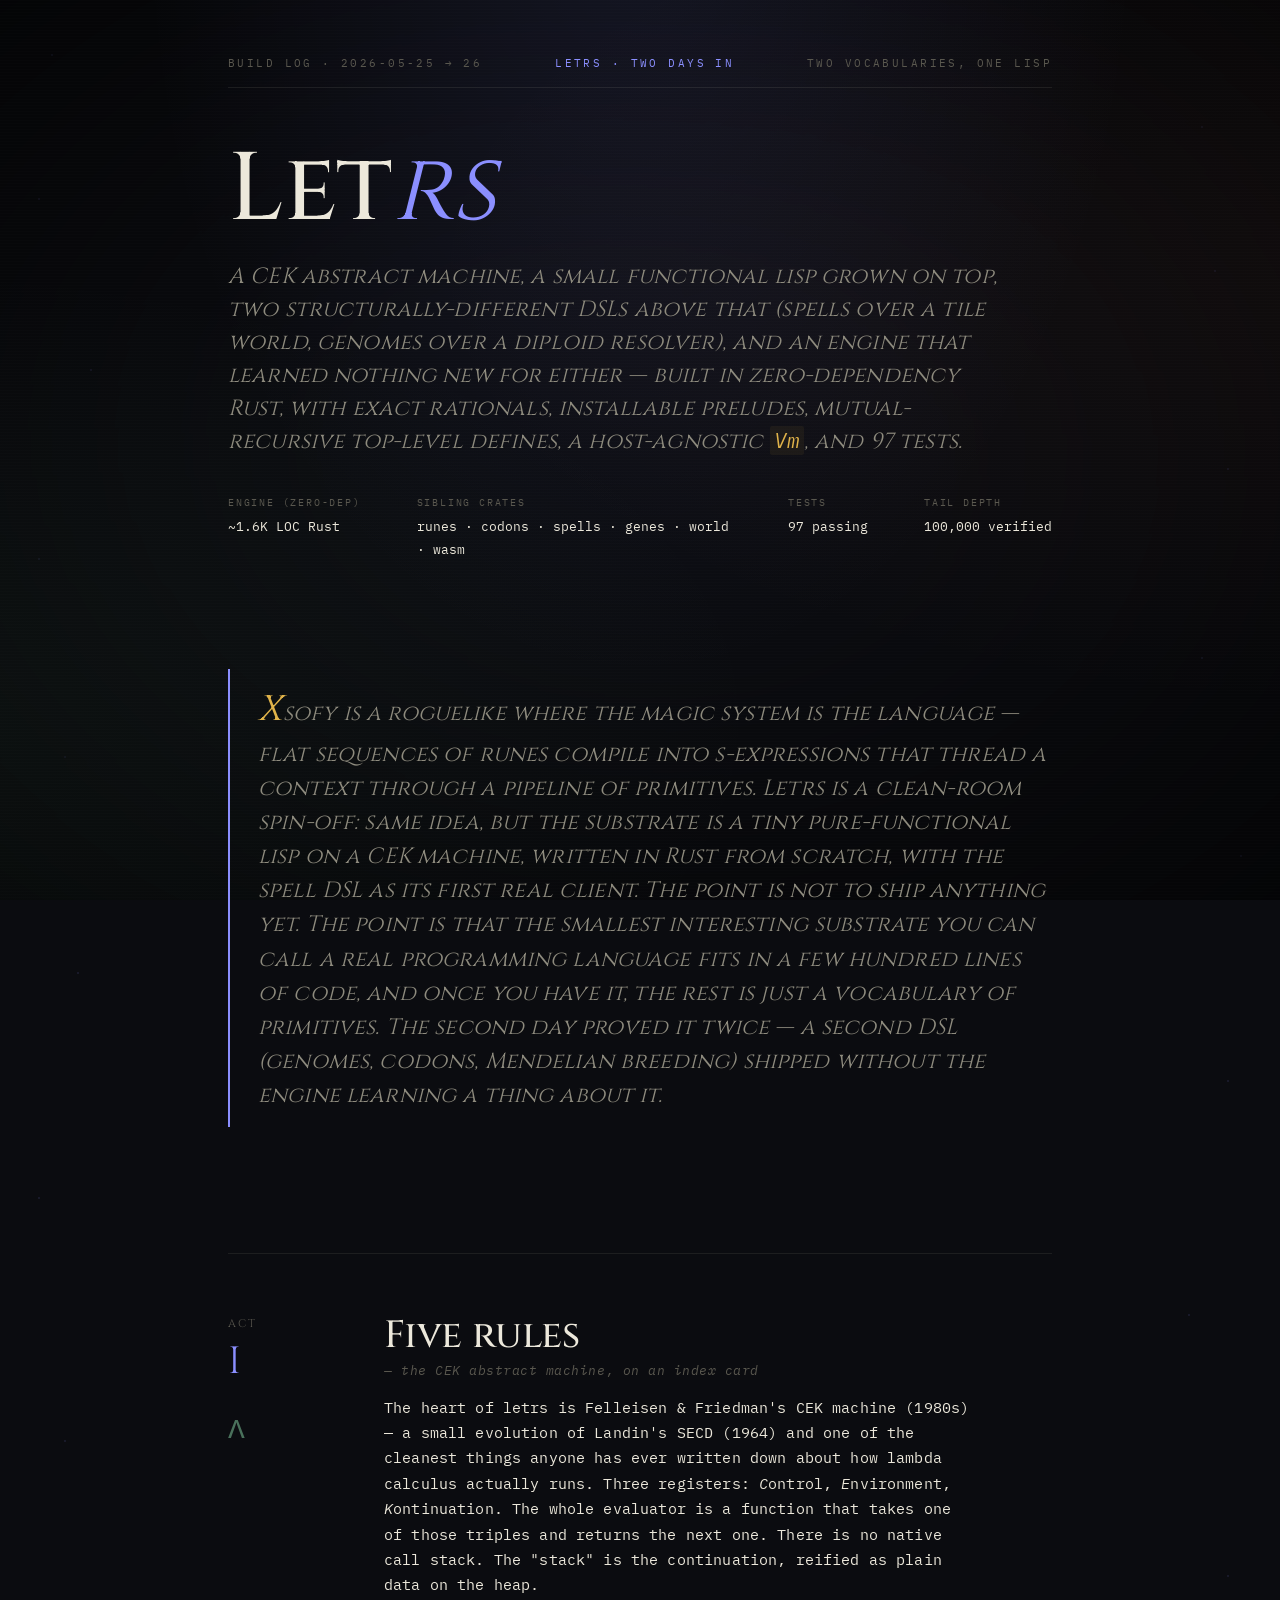
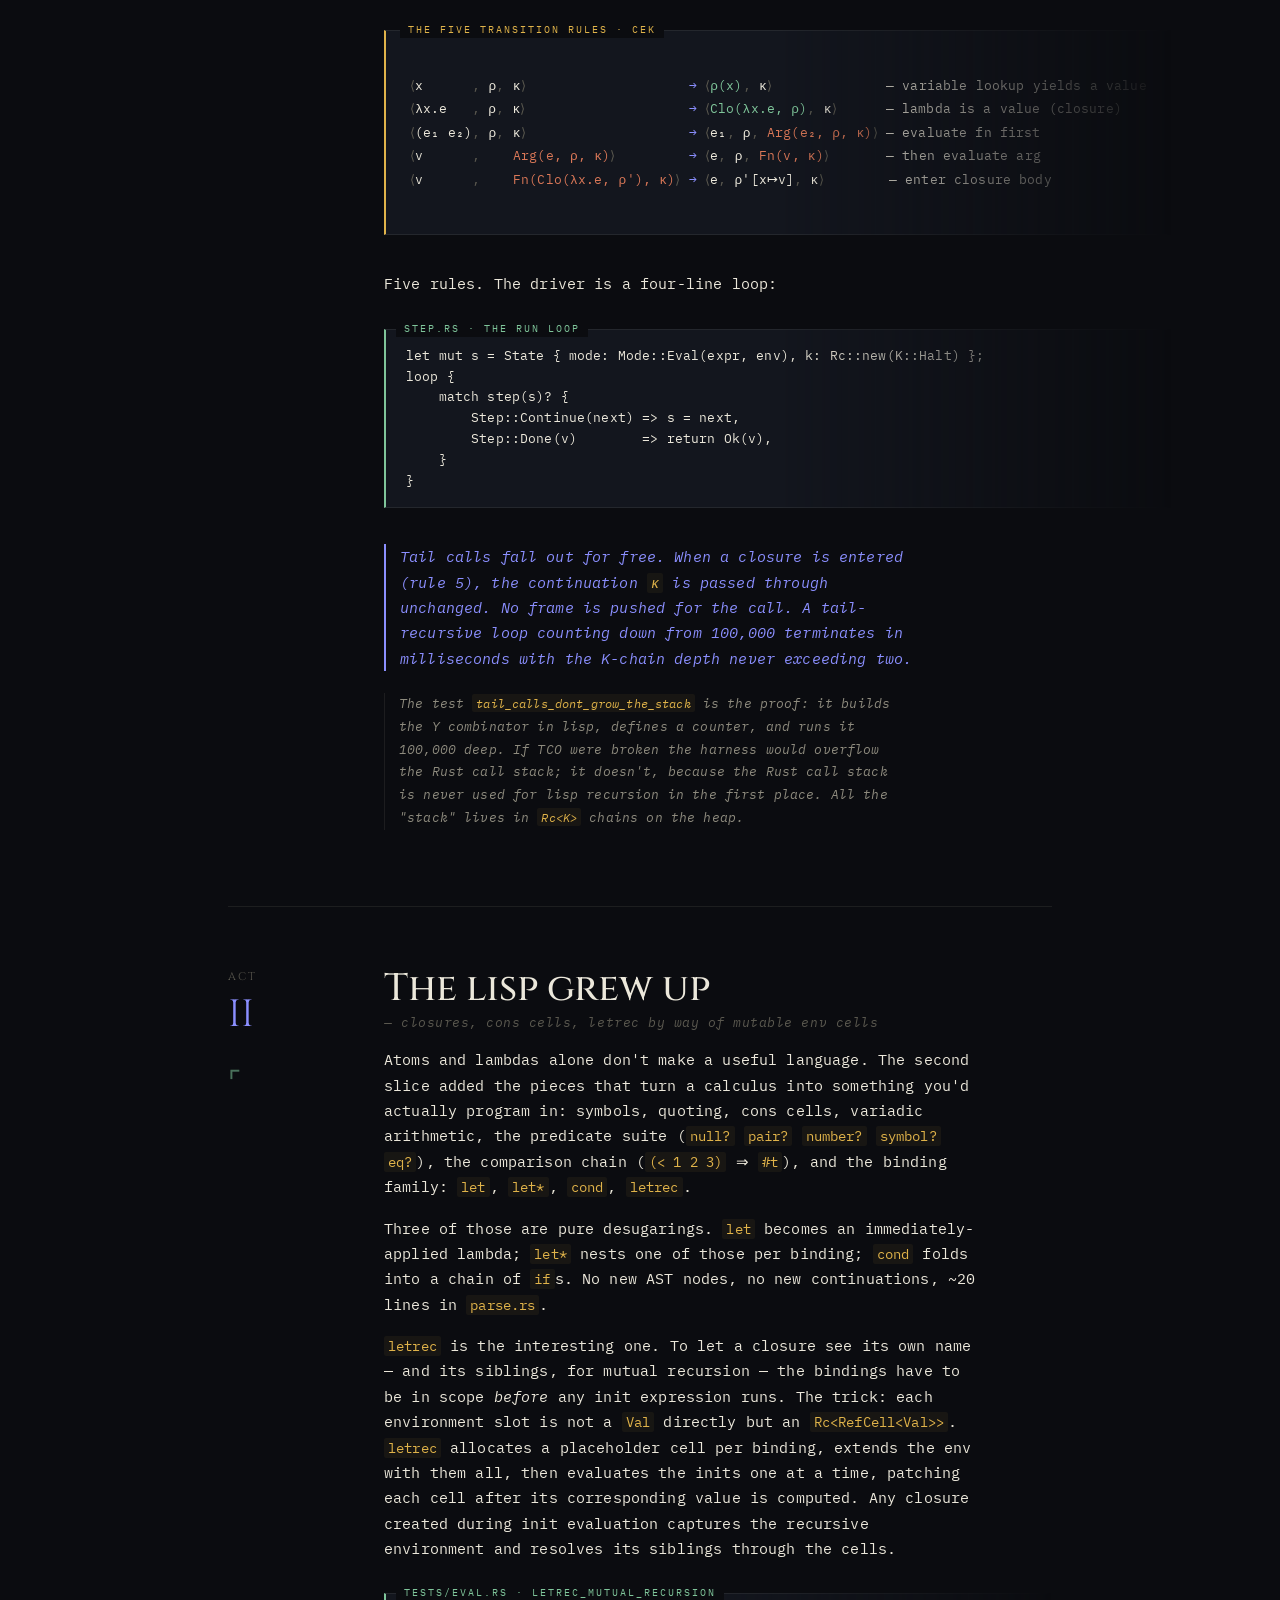
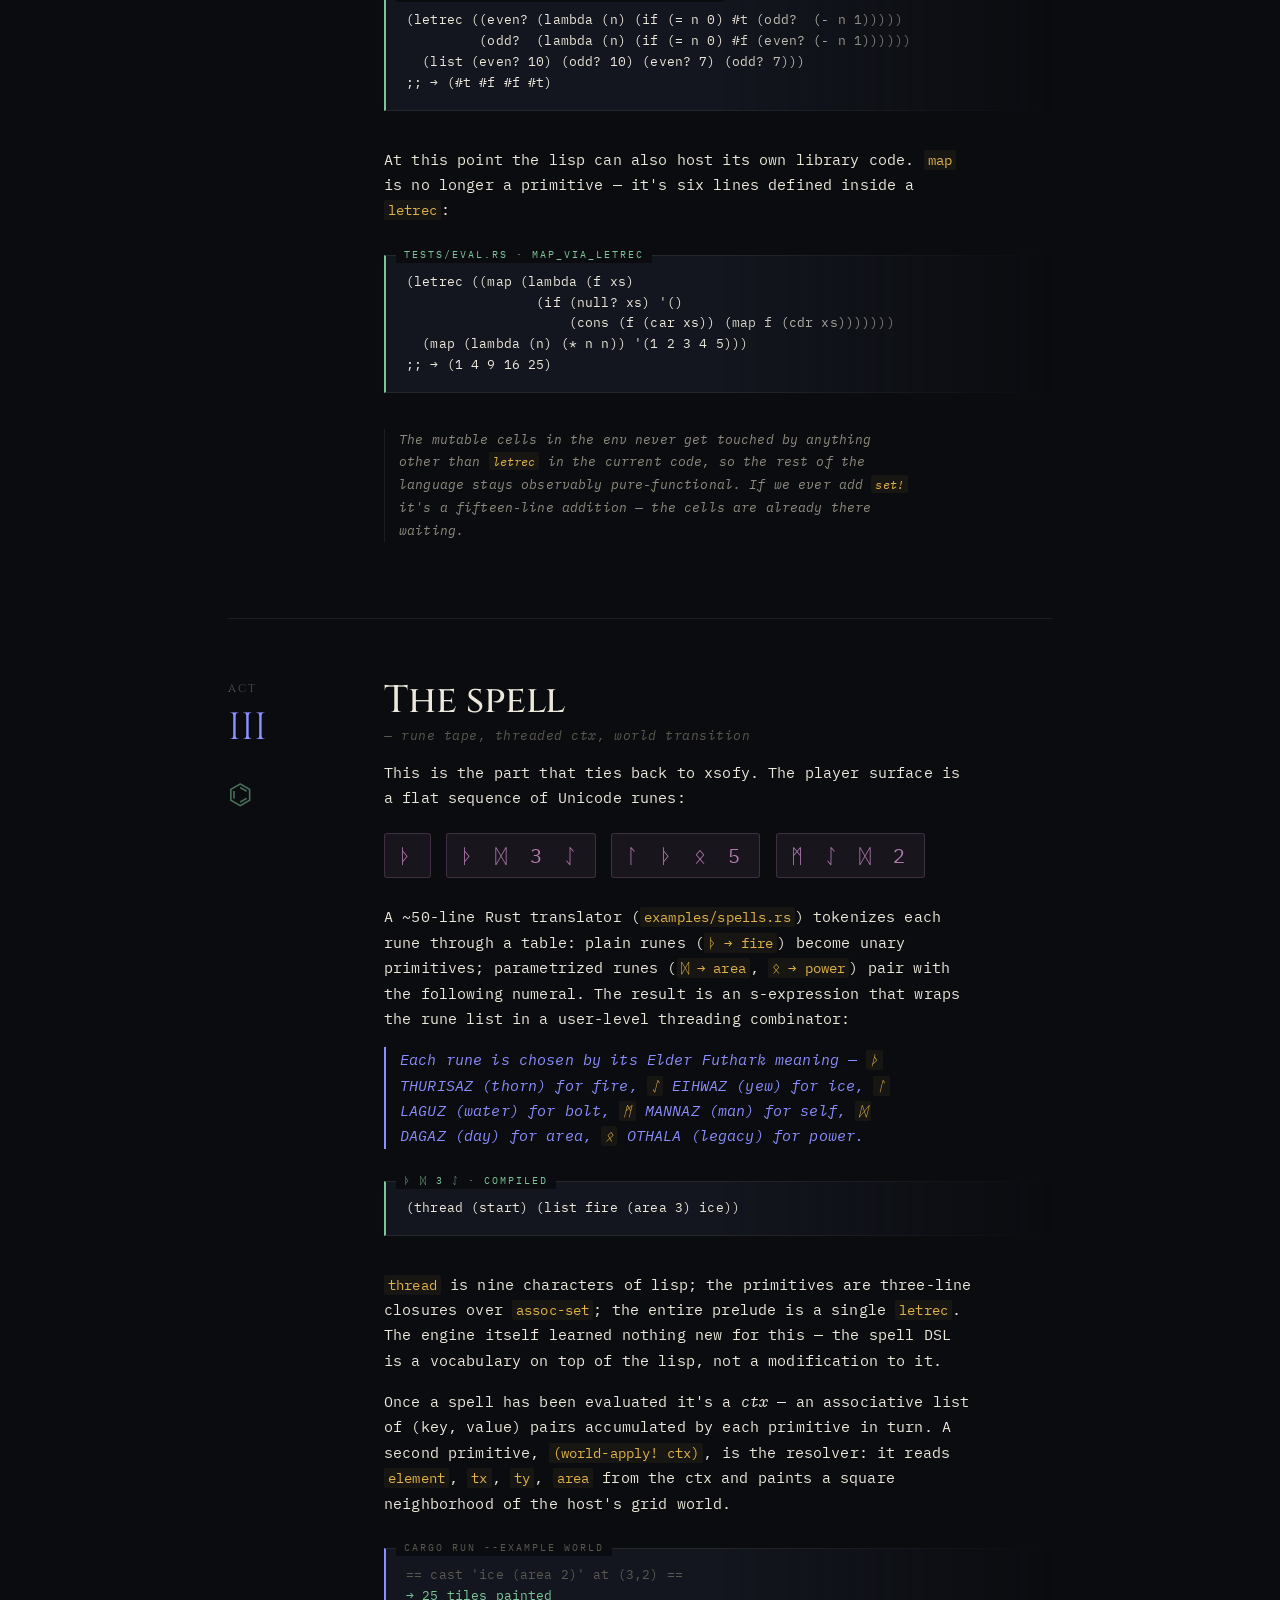
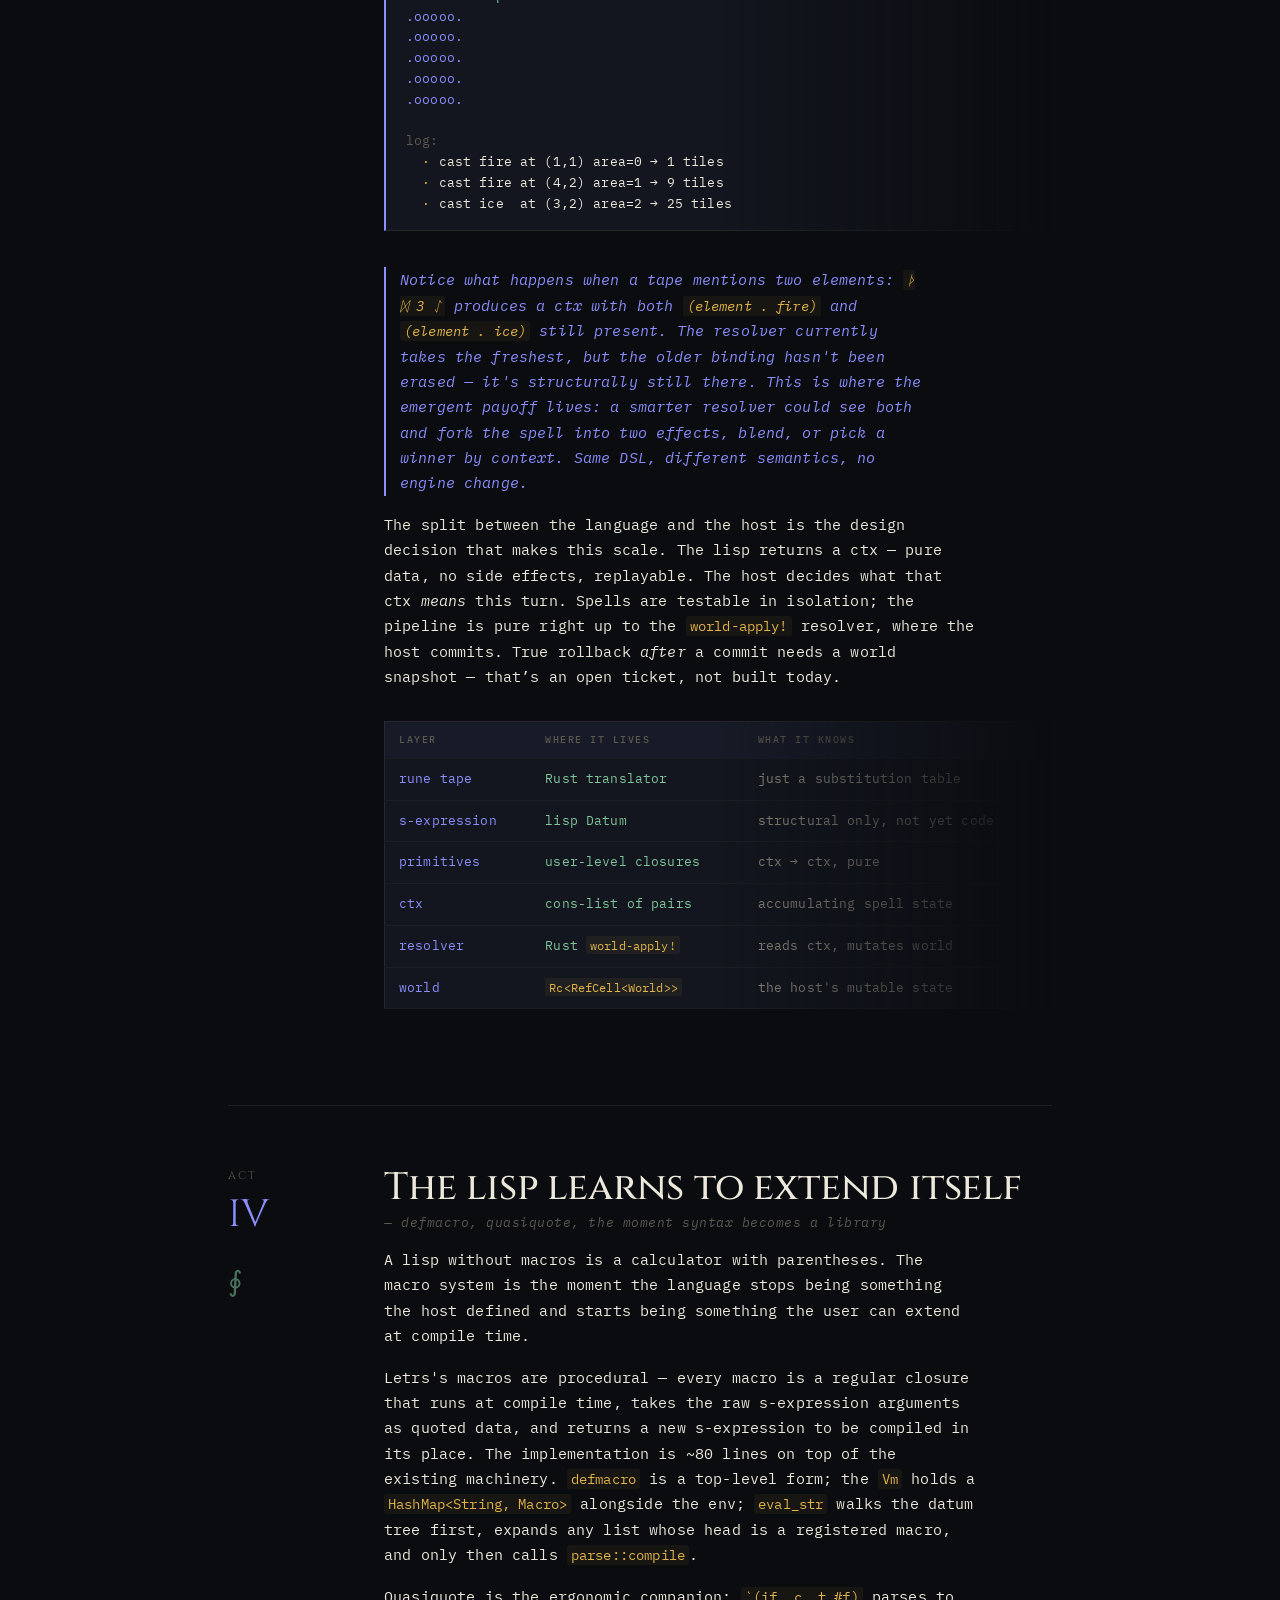
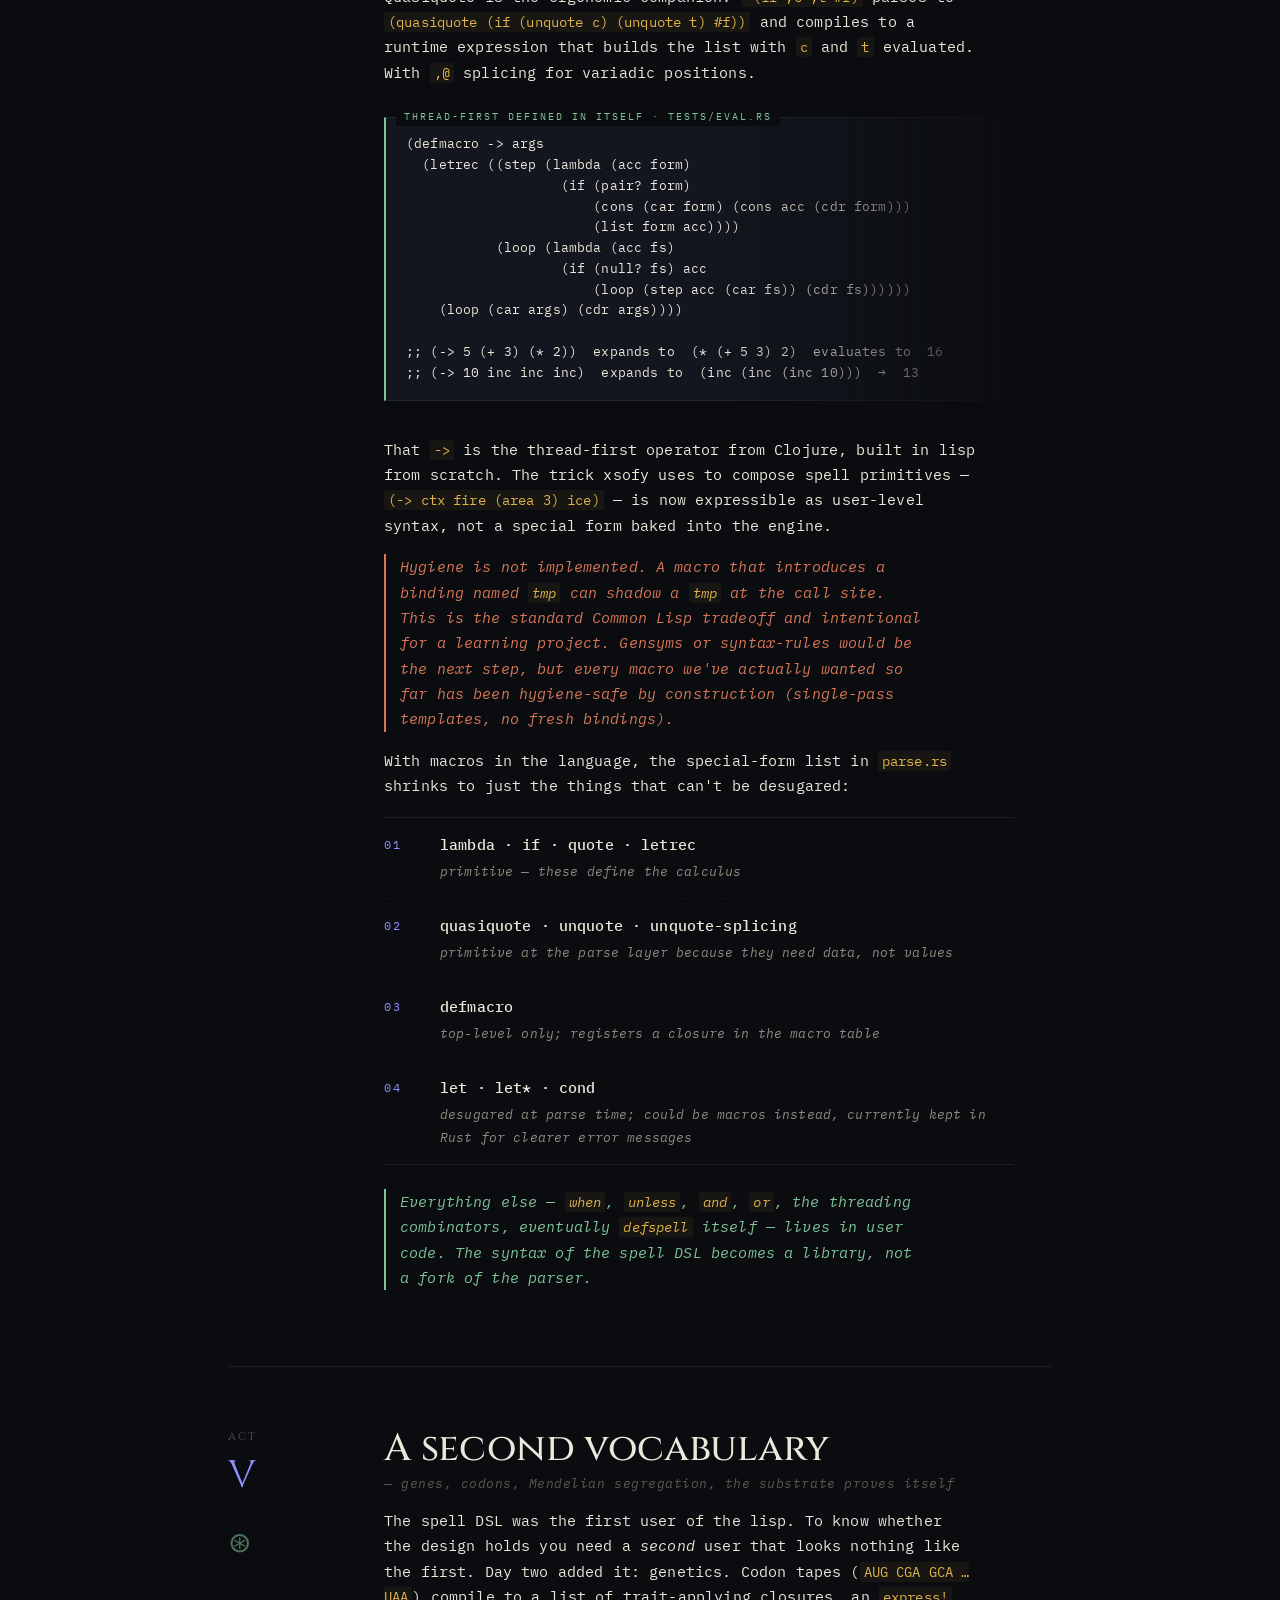
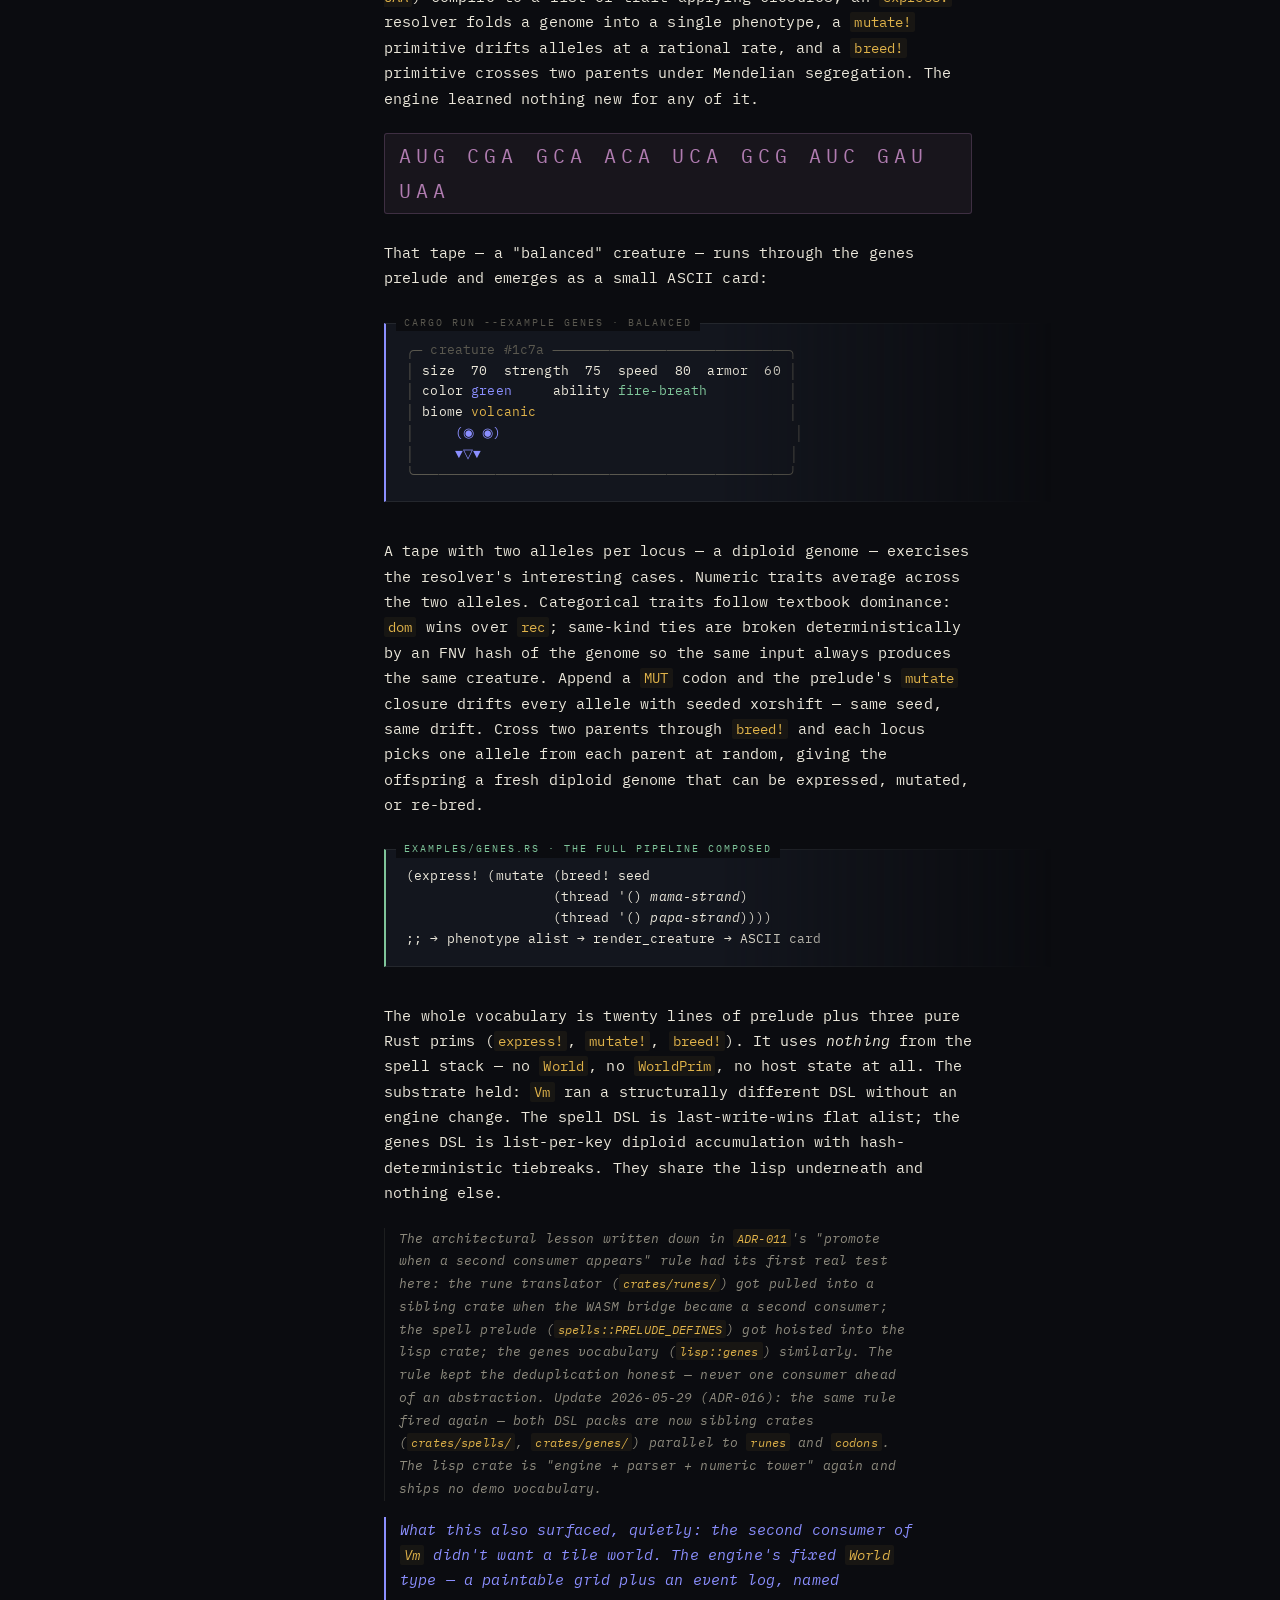
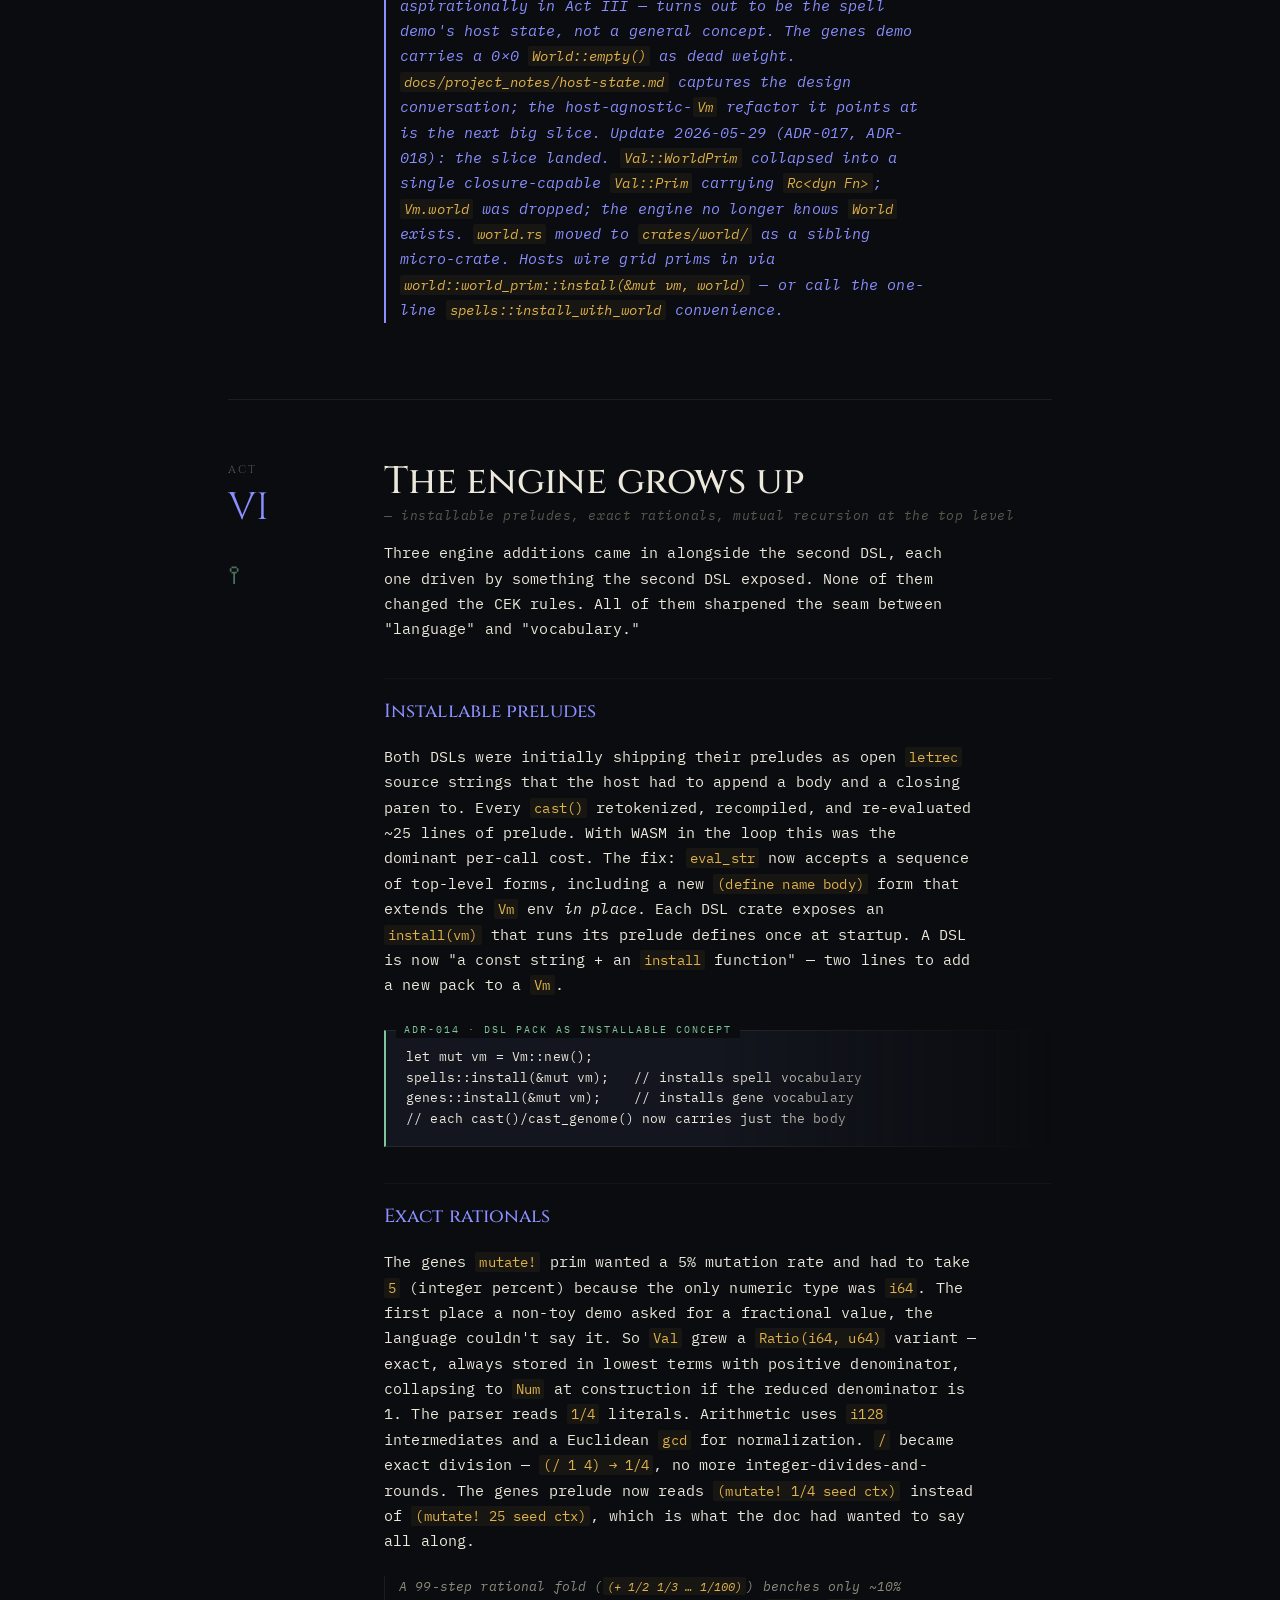
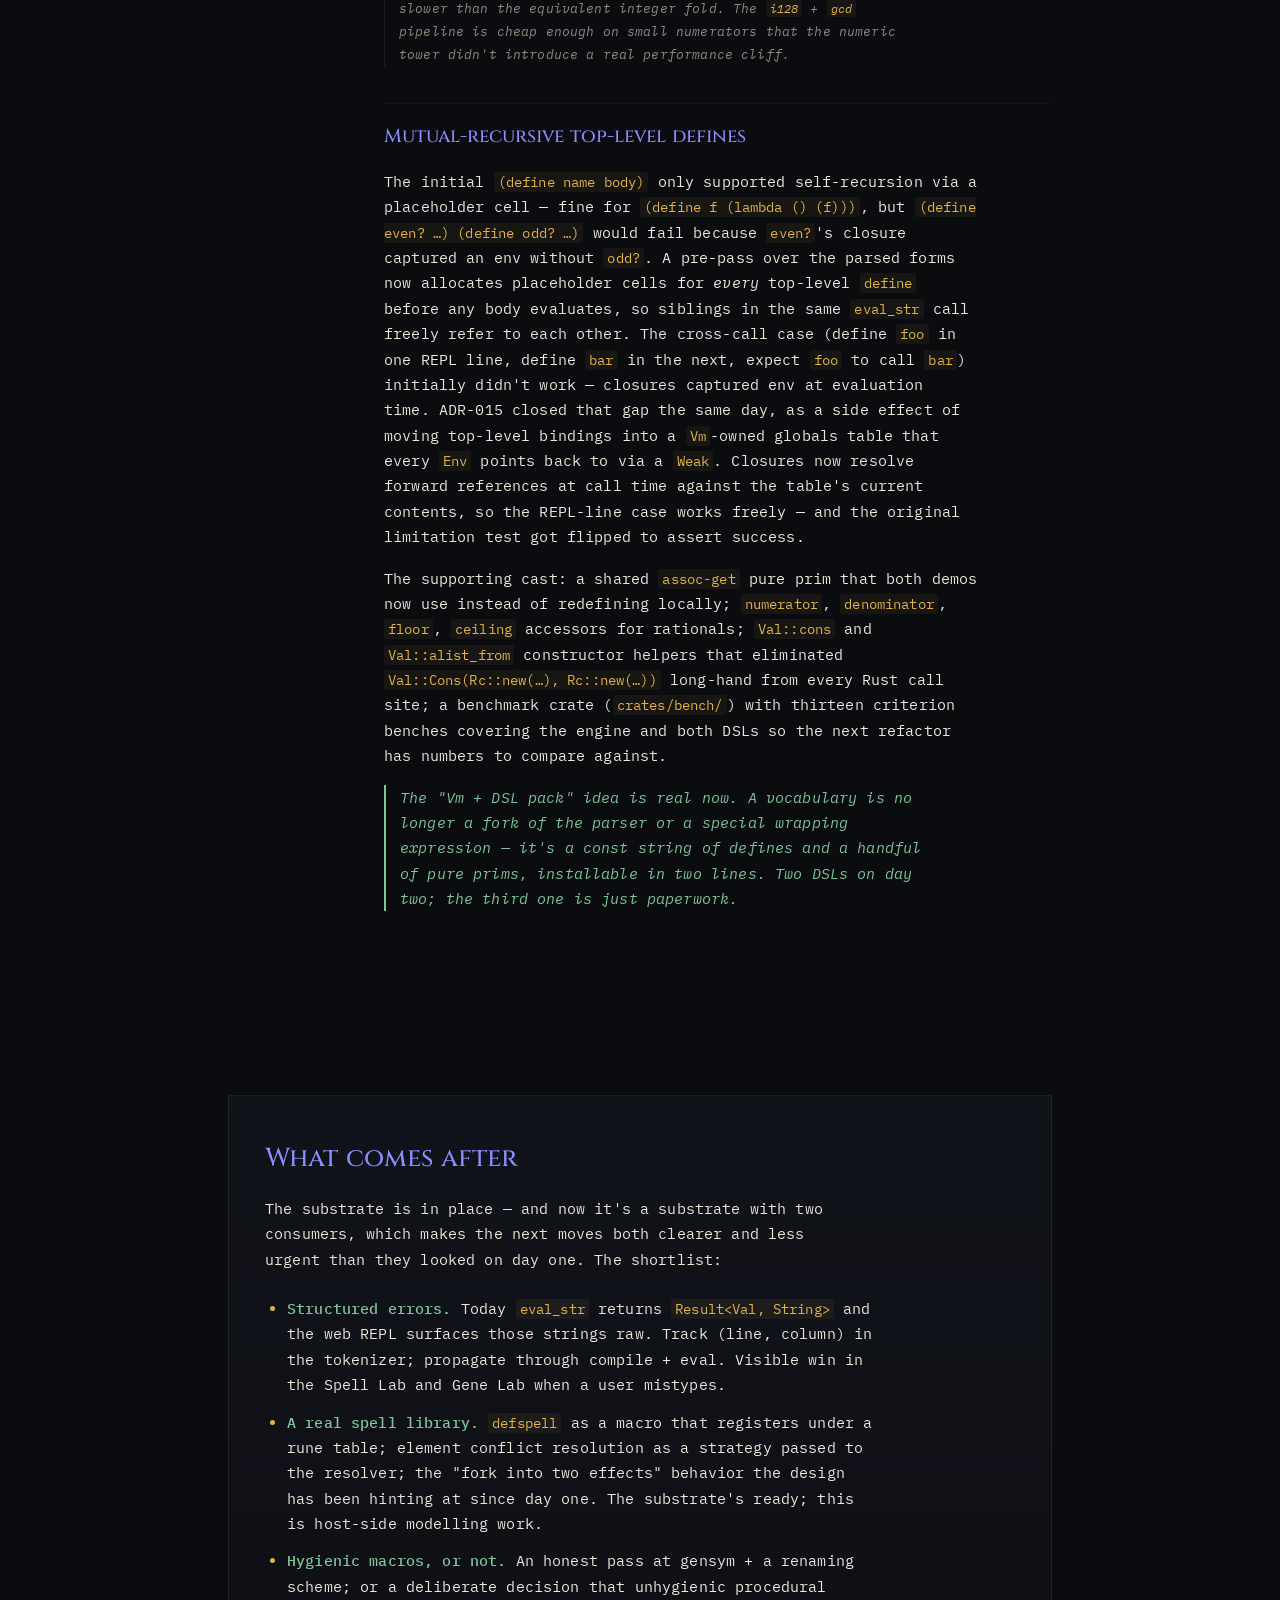
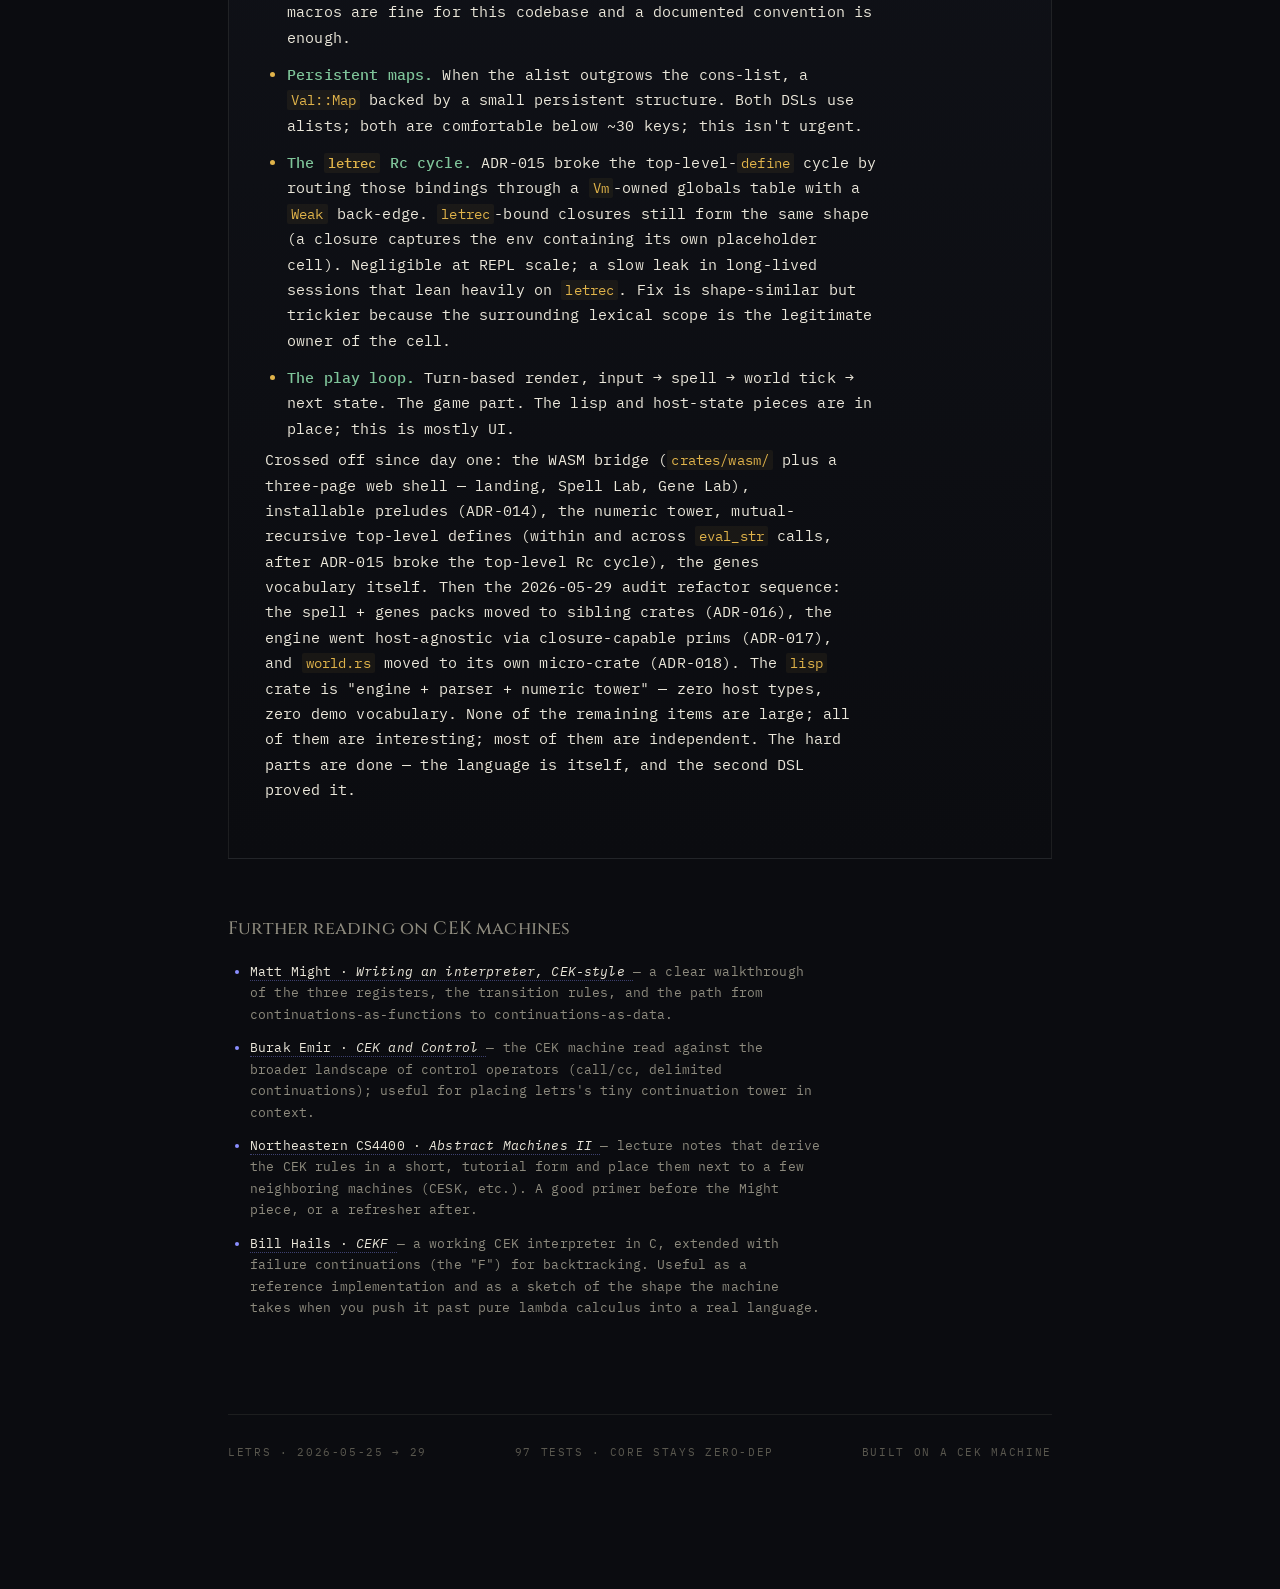
<file: web/letrs.html>
<!doctype html>
<html lang="en">
<head>
  <meta charset="utf-8">
  <meta name="viewport" content="width=device-width, initial-scale=1">
  <title>Letrs · Five Rules and a Spell</title>
  <link rel="preconnect" href="https://fonts.googleapis.com">
  <link rel="preconnect" href="https://fonts.gstatic.com" crossorigin>
  <link href="https://fonts.googleapis.com/css2?family=Cinzel:wght@400;500;600;700&family=IBM+Plex+Mono:ital,wght@0,300;0,400;0,500;0,600;1,400&display=swap" rel="stylesheet">
  <style>
    :root {
      --bg:        #0b0c10;
      --bg-rise:   #11131a;
      --panel:     #13161e;
      --ink:       #ece8db;
      --ink-dim:   #8e8b7e;
      --ink-dust:  #5a584f;
      --rule:      rgba(236, 232, 219, 0.08);
      --rule-soft: rgba(236, 232, 219, 0.04);
      --indigo:    #8b8fff;
      --sage:      #7fc59a;
      --copper:    #d97757;
      --honey:     #e0b34a;
      --plum:      #b07cb0;
      --display:   "Cinzel", "Iowan Old Style", "Palatino", serif;
      --mono:      "IBM Plex Mono", "Menlo", "Consolas", monospace;
    }

    * { box-sizing: border-box; margin: 0; padding: 0; }
    html { background: var(--bg); color: var(--ink); -webkit-font-smoothing: antialiased; }
    body {
      font-family: var(--mono);
      font-size: 14.5px;
      line-height: 1.75;
      letter-spacing: 0.01em;
      min-height: 100vh;
      overflow-x: hidden;
      position: relative;
    }

    body::before {
      content: "";
      position: fixed; inset: 0; pointer-events: none;
      background: repeating-linear-gradient(
        to bottom,
        rgba(255,255,255,0.012) 0px,
        rgba(255,255,255,0.012) 1px,
        transparent 1px,
        transparent 3px
      );
      z-index: 1;
    }
    body::after {
      content: "";
      position: fixed; inset: 0; pointer-events: none;
      background:
        radial-gradient(ellipse at 50% -10%, rgba(139, 143, 255, 0.10), transparent 55%),
        radial-gradient(ellipse at -10% 80%, rgba(127, 197, 154, 0.06), transparent 45%),
        radial-gradient(ellipse at 110% 30%, rgba(217, 119, 87, 0.05), transparent 50%),
        radial-gradient(ellipse at 50% 50%, transparent 30%, rgba(0,0,0,0.6) 100%);
      z-index: 0;
    }

    /* Drifting motes */
    .motes { position: fixed; inset: 0; pointer-events: none; z-index: 0; }
    .motes span {
      position: absolute;
      width: 2px; height: 2px;
      background: var(--indigo);
      border-radius: 50%;
      opacity: 0;
      animation: mote-drift 14s ease-in-out infinite, mote-fade 2s ease-out forwards;
    }
    @keyframes mote-fade { 0% { opacity: 0; } 100% { opacity: 0.14; } }
    @keyframes mote-drift {
      0%, 100% { transform: translateY(0); opacity: 0.08; }
      50%      { transform: translateY(-10px); opacity: 0.22; }
    }

    .frame {
      position: relative;
      z-index: 2;
      max-width: 920px;
      margin: 0 auto;
      /* clamp the horizontal padding so wide viewports don't keep
         eating into the 920px max-width frame. The mobile media
         query below tightens this further. */
      padding: 6vh clamp(20px, 5vw, 48px) 14vh;
    }

    /* ─── Masthead ──────────────────────────────────────────── */
    .mast { margin-bottom: 12vh; position: relative; }
    .mast .strip {
      display: flex; justify-content: space-between; align-items: baseline;
      font-size: 11px; letter-spacing: 0.22em; text-transform: uppercase;
      color: var(--ink-dust);
      border-bottom: 1px solid var(--rule);
      padding-bottom: 14px;
      margin-bottom: 56px;
    }
    .mast .strip .here { color: var(--indigo); }

    .mast h1 {
      font-family: var(--display);
      font-weight: 500;
      font-size: clamp(48px, 8vw, 96px);
      line-height: 0.96;
      letter-spacing: -0.005em;
      color: var(--ink);
      margin-bottom: 24px;
    }
    .mast h1 .sigil {
      font-style: italic;
      font-weight: 400;
      color: var(--indigo);
      letter-spacing: 0;
    }
    .mast .sub {
      font-family: var(--display);
      font-style: italic;
      font-weight: 400;
      font-size: clamp(17px, 1.8vw, 22px);
      color: var(--ink-dim);
      max-width: 60ch;
      margin-bottom: 36px;
      line-height: 1.5;
    }
    .mast .seal {
      display: grid;
      grid-template-columns: repeat(4, auto);
      gap: 36px 56px;
      font-size: 12px;
      letter-spacing: 0.1em;
      text-transform: uppercase;
      color: var(--ink-dust);
    }
    .mast .seal dt { color: var(--ink-dust); font-size: 10px; margin-bottom: 4px; letter-spacing: 0.18em; }
    .mast .seal dd { color: var(--ink); font-family: var(--mono); font-size: 13px; letter-spacing: 0; text-transform: none; }

    /* ─── Prelude ──────────────────────────────────────────── */
    .prelude {
      font-family: var(--display);
      font-style: italic;
      font-weight: 400;
      font-size: clamp(18px, 1.9vw, 22px);
      line-height: 1.55;
      color: var(--ink-dim);
      max-width: 64ch;
      margin: 0 0 14vh 0;
      padding: 14px 0 14px 28px;
      border-left: 2px solid var(--indigo);
    }
    .prelude::first-letter {
      font-size: 1.6em;
      color: var(--honey);
      padding-right: 0.05em;
    }

    /* ─── Acts ──────────────────────────────────────────── */
    .act {
      display: grid;
      grid-template-columns: 120px 1fr;
      gap: 36px;
      padding: 60px 0;
      border-top: 1px solid var(--rule);
      position: relative;
    }
    .act .glyph {
      font-family: var(--display);
      font-weight: 400;
      letter-spacing: 0.18em;
      color: var(--ink-dust);
      font-size: 11px;
      text-transform: uppercase;
    }
    .act .glyph .roman {
      display: block;
      font-size: 38px;
      color: var(--indigo);
      letter-spacing: 0;
      line-height: 1;
      margin-top: 10px;
      font-family: var(--display);
      font-weight: 400;
    }
    .act .glyph .mark {
      display: block;
      font-size: 28px;
      color: var(--sage);
      margin-top: 22px;
      opacity: 0.55;
      font-family: var(--mono);
    }

    .act h2 {
      font-family: var(--display);
      font-weight: 500;
      font-size: clamp(26px, 3.2vw, 38px);
      letter-spacing: -0.005em;
      color: var(--ink);
      margin-bottom: 6px;
      line-height: 1.15;
    }
    .act h2 .tag {
      display: block;
      font-family: var(--mono);
      font-style: italic;
      font-weight: 400;
      font-size: 13px;
      letter-spacing: 0.04em;
      color: var(--ink-dust);
      margin-top: 6px;
    }
    .act h3.subact {
      font-family: var(--display);
      font-weight: 500;
      font-size: 19px;
      letter-spacing: 0.005em;
      color: var(--indigo);
      margin: 36px 0 8px;
      padding-top: 16px;
      border-top: 1px solid var(--rule-soft);
    }

    .act p { margin: 16px 0; max-width: 66ch; color: var(--ink); }
    .act p.aside {
      color: var(--ink-dim);
      font-size: 13px;
      font-style: italic;
      border-left: 1px solid var(--rule);
      padding-left: 14px;
      margin-top: 22px;
    }
    .act p.note {
      color: var(--indigo);
      font-style: italic;
      border-left: 2px solid var(--indigo);
      padding-left: 14px;
      max-width: 60ch;
    }
    .act p.warn {
      color: var(--copper);
      font-style: italic;
      border-left: 2px solid var(--copper);
      padding-left: 14px;
      max-width: 60ch;
    }
    .act p.lift {
      color: var(--sage);
      font-style: italic;
      border-left: 2px solid var(--sage);
      padding-left: 14px;
      max-width: 60ch;
    }

    .act ul { margin: 14px 0 18px 0; padding-left: 22px; max-width: 66ch; }
    .act ul li { color: var(--ink); margin: 6px 0; }
    .act ul li::marker { color: var(--indigo); }

    .act .term, .act .code {
      background: var(--panel);
      border: 1px solid var(--rule);
      border-left: 2px solid var(--indigo);
      padding: 16px 20px;
      font-size: 13px;
      line-height: 1.6;
      color: var(--ink);
      overflow-x: auto;
      /* Fade the rightmost ~15% so wide ASCII drifts off into the
         page bg instead of hard-clipping or showing a scrollbar.
         For blocks that fit, the masked area is whitespace + right
         border, so the only visible effect is a softer right edge. */
      -webkit-mask-image: linear-gradient(to right, black 50%, rgba(0,0,0,1.0) 10%, transparent 100%);
              mask-image: linear-gradient(to right, black 50%, rgba(0,0,0,1.0) 10%, transparent 100%);
      position: relative;
      white-space: pre;
      font-family: var(--mono);
    }
    .act .code { border-left-color: var(--sage); }

    .term .o   { color: var(--ink-dim); }
    .term .ok  { color: var(--sage); }
    .term .hl  { color: var(--honey); }
    .term .dim { color: var(--ink-dust); }
    .term .hot { color: var(--copper); }
    .term .vio { color: var(--indigo); }
    .term .tea { color: var(--sage); }
    .term .rune { color: var(--plum); font-size: 1.15em; }

    code { font-family: var(--mono); color: var(--honey); font-size: 0.95em; background: rgba(224,179,74,0.06); padding: 1px 4px; border-radius: 2px; }
    a { color: var(--indigo); text-decoration: none; border-bottom: 1px dotted rgba(139, 143, 255, 0.4); }
    a:hover { border-bottom-style: solid; }

    /* Comparison table */
    .compare {
      width: 100%;
      border-collapse: collapse;
      font-size: 13px;
      margin: 32px 0 36px;
      background: var(--panel);
      border: 1px solid var(--rule);
      -webkit-mask-image: linear-gradient(to right, black 50%, rgba(0,0,0,1.0) 10%, transparent 100%);
              mask-image: linear-gradient(to right, black 50%, rgba(0,0,0,1.0) 10%, transparent 100%);
    }
    .compare th, .compare td {
      text-align: left;
      padding: 9px 14px;
      border-bottom: 1px solid var(--rule-soft);
      vertical-align: top;
    }
    .compare thead th {
      font-size: 10px;
      letter-spacing: 0.15em;
      text-transform: uppercase;
      color: var(--ink-dust);
      font-weight: 500;
      background: rgba(139, 143, 255, 0.04);
    }
    .compare td.col-a { color: var(--indigo); }
    .compare td.col-b { color: var(--sage); }
    .compare td.col-c { color: var(--ink-dim); }
    .compare tbody tr:hover { background: rgba(139,143,255,0.03); }

    /* Transition diagram */
    .rules {
      background: var(--panel);
      border: 1px solid var(--rule);
      border-left: 2px solid var(--honey);
      padding: 20px 24px;
      font-family: var(--mono);
      font-size: 13px;
      line-height: 1.8;
      color: var(--ink);
      -webkit-mask-image: linear-gradient(to right, black 50%, rgba(0,0,0,1.0) 10%, transparent 100%);
              mask-image: linear-gradient(to right, black 50%, rgba(0,0,0,1.0) 10%, transparent 100%);
      white-space: pre;
      overflow-x: auto;
      position: relative;
    }
    .rules .lab { color: var(--ink-dust); }
    .rules .arr { color: var(--indigo); }
    .rules .v   { color: var(--sage); }
    .rules .k   { color: var(--copper); }

    /* Box wrapper — holds the label OUTSIDE the inner element's
       overflow-x:auto clip region. Without this, the spec quirk where
       any non-visible overflow clips both axes slices off the top of
       the label. The wrapper itself is just position + margin. */
    .boxed { position: relative; margin: 32px 0 36px; }
    .boxed::before {
      content: attr(data-label);
      position: absolute; top: -9px;
      background: var(--bg);
      padding: 0 8px;
      font-size: 10px;
      letter-spacing: 0.2em;
      text-transform: uppercase;
      z-index: 2;
    }
    .boxed.code-wrap::before  { left: 12px; color: var(--sage); }
    .boxed.term-wrap::before  { left: 12px; color: var(--ink-dust); }
    .boxed.rules-wrap::before { left: 16px; color: var(--honey); }

    /* Counter list (tiers) */
    .tiers {
      margin: 18px 0 24px;
      counter-reset: tier;
      list-style: none;
      padding: 0;
    }
    .tiers li {
      padding: 14px 0 14px 56px;
      position: relative;
      border-top: 1px dashed var(--rule-soft);
      counter-increment: tier;
      max-width: 70ch;
    }
    .tiers li:first-child { border-top: 1px solid var(--rule); }
    .tiers li:last-child  { border-bottom: 1px solid var(--rule); }
    .tiers li::before {
      content: counter(tier, decimal-leading-zero);
      position: absolute; left: 0; top: 16px;
      font-size: 12px;
      letter-spacing: 0.18em;
      color: var(--indigo);
      font-family: var(--mono);
    }
    .tiers li strong { color: var(--ink); font-weight: 500; }
    .tiers li .why {
      display: block;
      color: var(--ink-dim);
      font-size: 13px;
      font-style: italic;
      margin-top: 4px;
    }

    /* Tape — for the rune lines */
    .tape {
      display: inline-block;
      background: rgba(176, 124, 176, 0.08);
      border: 1px solid rgba(176, 124, 176, 0.25);
      padding: 4px 14px;
      margin: 4px 6px 4px 0;
      font-size: 1.4em;
      letter-spacing: 0.25em;
      color: var(--plum);
      border-radius: 3px;
    }

    /* Coda */
    .coda {
      margin-top: 12vh;
      padding: 40px 36px 44px;
      border: 1px solid var(--rule);
      background: linear-gradient(180deg, var(--bg-rise), var(--bg));
      position: relative;
    }
    .coda h3 {
      font-family: var(--display);
      font-weight: 500;
      font-size: 26px;
      color: var(--indigo);
      margin-bottom: 14px;
    }
    .coda p { color: var(--ink); max-width: 66ch; margin-bottom: 12px; }
    .coda ul { margin: 18px 0 0 22px; padding: 0; }
    .coda li {
      padding: 6px 0;
      color: var(--ink);
      max-width: 66ch;
    }
    .coda li::marker { color: var(--honey); }
    .coda li strong { color: var(--sage); font-weight: 500; }

    /* Further reading */
    .further { margin-top: 6vh; max-width: 66ch; }
    .further h3 {
      font-family: var(--display);
      font-weight: 500;
      font-size: 18px;
      color: var(--ink-dim);
      letter-spacing: 0.01em;
      margin-bottom: 10px;
    }
    .further ul { margin: 0; padding-left: 22px; }
    .further li {
      color: var(--ink-dim);
      font-size: 13px;
      line-height: 1.65;
      padding: 6px 0;
    }
    .further li::marker { color: var(--indigo); }
    .further a {
      color: var(--ink);
      text-decoration: none;
      border-bottom: 1px dotted rgba(139, 143, 255, 0.4);
    }
    .further a:hover { border-bottom-style: solid; }

    /* Colophon */
    .colophon {
      margin-top: 10vh;
      padding-top: 28px;
      border-top: 1px solid var(--rule);
      display: flex; justify-content: space-between;
      font-size: 11px;
      letter-spacing: 0.15em;
      text-transform: uppercase;
      color: var(--ink-dust);
      flex-wrap: wrap;
      gap: 10px;
    }

    /* Staggered reveal */
    .act { opacity: 0; transform: translateY(14px); animation: enter 0.8s ease-out forwards; }
    .act:nth-of-type(1) { animation-delay: 0.30s; }
    .act:nth-of-type(2) { animation-delay: 0.42s; }
    .act:nth-of-type(3) { animation-delay: 0.54s; }
    .act:nth-of-type(4) { animation-delay: 0.66s; }
    @keyframes enter { to { opacity: 1; transform: translateY(0); } }

    .mast h1, .mast .sub, .mast .strip, .mast .seal {
      opacity: 0; animation: enter 0.8s ease-out forwards;
    }
    .mast .strip { animation-delay: 0.05s; }
    .mast h1    { animation-delay: 0.18s; }
    .mast .sub  { animation-delay: 0.32s; }
    .mast .seal { animation-delay: 0.48s; }

    @media (max-width: 720px) {
      .frame { padding: 6vh 4vw 14vh; }
      .act { grid-template-columns: 1fr; gap: 14px; padding: 44px 0; }
      .act > * { min-width: 0; }
      .act .glyph { display: flex; gap: 20px; align-items: baseline; }
      .act .glyph .roman { margin-top: 0; font-size: 24px; }
      .act .glyph .mark  { margin-top: 0; font-size: 20px; }
      .mast .seal { grid-template-columns: repeat(2, auto); gap: 24px; }
      .compare th, .compare td { padding: 7px 10px; font-size: 12px; }
      .rules, .act .term, .act .code {
        font-size: 10px;
        padding: 32px 10px 12px;
        letter-spacing: -0.1em;
      }
      .boxed::before {
        top: 0; left: 0; right: 0;
        background: rgba(255, 255, 255, 0.025);
        padding: 7px 12px;
        border-bottom: 1px solid var(--rule-soft);
      }
      .coda { margin-top: 6vh; padding: 24px 18px 28px; }
      .coda h3 { font-size: 22px; margin-bottom: 10px; }
      .coda ul { margin-top: 12px; }
      .coda li { padding: 4px 0; }
    }
  </style>
</head>
<body>

  <div class="motes" aria-hidden="true">
    <span style="top:  6vh; left:  4vw"></span>
    <span style="top: 14vh; right: 6vw"></span>
    <span style="top: 22vh; left:  3vw"></span>
    <span style="top: 30vh; right: 5vw"></span>
    <span style="top: 41vh; left:  7vw"></span>
    <span style="top: 52vh; right: 4vw"></span>
    <span style="top: 62vh; left:  3vw"></span>
    <span style="top: 73vh; right: 6vw"></span>
    <span style="top: 84vh; left:  5vw"></span>
    <span style="top: 95vh; right: 3vw"></span>
    <span style="top:108vh; left:  6vw"></span>
    <span style="top:120vh; right: 4vw"></span>
    <span style="top:133vh; left:  3vw"></span>
    <span style="top:146vh; right: 7vw"></span>
    <span style="top:160vh; left:  5vw"></span>
    <span style="top:175vh; right: 4vw"></span>
  </div>

  <main class="frame">

    <header class="mast">
      <div class="strip">
        <span>Build log · 2026-05-25 → 26</span>
        <span class="here">letrs · two days in</span>
        <span>Two vocabularies, one lisp</span>
      </div>
      <h1>Let<span class="sigil">rs</span></h1>
      <p class="sub">
        A CEK abstract machine, a small functional lisp grown on top, two structurally-different DSLs above that (spells over a tile world, genomes over a diploid resolver), and an engine that learned nothing new for either — built in zero-dependency Rust, with exact rationals, installable preludes, mutual-recursive top-level defines, a host-agnostic <code>Vm</code>, and 97 tests.
      </p>
      <dl class="seal">
        <div><dt>Engine (zero-dep)</dt><dd>~1.6K LOC Rust</dd></div>
        <div><dt>Sibling crates</dt><dd>runes · codons · spells · genes · world · wasm</dd></div>
        <div><dt>Tests</dt><dd>97 passing</dd></div>
        <div><dt>Tail depth</dt><dd>100,000 verified</dd></div>
      </dl>
    </header>

    <p class="prelude">
      Xsofy is a roguelike where the magic system <em>is</em> the language — flat sequences of runes compile into s-expressions that thread a context through a pipeline of primitives. Letrs is a clean-room spin-off: same idea, but the substrate is a tiny pure-functional lisp on a CEK machine, written in Rust from scratch, with the spell DSL as its first real client. The point is not to ship anything yet. The point is that the smallest interesting substrate you can call a real programming language fits in a few hundred lines of code, and once you have it, the rest is just a vocabulary of primitives. The second day proved it twice — a second DSL (genomes, codons, Mendelian breeding) shipped without the engine learning a thing about it.
    </p>

    <section class="act">
      <div class="glyph">
        Act
        <span class="roman">I</span>
        <span class="mark">λ</span>
      </div>
      <div class="body">
        <h2>Five rules
          <span class="tag">— the CEK abstract machine, on an index card</span>
        </h2>
        <p>
          The heart of letrs is Felleisen &amp; Friedman's CEK machine (1980s) — a small evolution of Landin's SECD (1964) and one of the cleanest things anyone has ever written down about how lambda calculus actually runs. Three registers: <em>C</em>ontrol, <em>E</em>nvironment, <em>K</em>ontinuation. The whole evaluator is a function that takes one of those triples and returns the next one. There is no native call stack. The "stack" is the continuation, reified as plain data on the heap.
        </p>

        <div class="boxed rules-wrap" data-label="the five transition rules · CEK">
        <div class="rules">
<span class="lab">⟨</span>x      <span class="lab">,</span> ρ<span class="lab">,</span> κ<span class="lab">⟩</span>                    <span class="arr">→</span> <span class="lab">⟨</span><span class="v">ρ(x)</span><span class="lab">,</span> κ<span class="lab">⟩</span>              <span class="dim">— variable lookup yields a value</span>
<span class="lab">⟨</span>λx.e   <span class="lab">,</span> ρ<span class="lab">,</span> κ<span class="lab">⟩</span>                    <span class="arr">→</span> <span class="lab">⟨</span><span class="v">Clo(λx.e, ρ)</span><span class="lab">,</span> κ<span class="lab">⟩</span>      <span class="dim">— lambda is a value (closure)</span>
<span class="lab">⟨</span>(e₁ e₂)<span class="lab">,</span> ρ<span class="lab">,</span> κ<span class="lab">⟩</span>                    <span class="arr">→</span> <span class="lab">⟨</span>e₁<span class="lab">,</span> ρ<span class="lab">,</span> <span class="k">Arg(e₂, ρ, κ)</span><span class="lab">⟩</span> <span class="dim">— evaluate fn first</span>
<span class="lab">⟨</span>v      <span class="lab">,</span>    <span class="k">Arg(e, ρ, κ)</span><span class="lab">⟩</span>         <span class="arr">→</span> <span class="lab">⟨</span>e<span class="lab">,</span> ρ<span class="lab">,</span> <span class="k">Fn(v, κ)</span><span class="lab">⟩</span>       <span class="dim">— then evaluate arg</span>
<span class="lab">⟨</span>v      <span class="lab">,</span>    <span class="k">Fn(Clo(λx.e, ρ'), κ)</span><span class="lab">⟩</span> <span class="arr">→</span> <span class="lab">⟨</span>e<span class="lab">,</span> ρ'[x↦v]<span class="lab">,</span> κ<span class="lab">⟩</span>        <span class="dim">— enter closure body</span>
        </div>
        </div>

        <p>
          Five rules. The driver is a four-line loop:
        </p>

        <div class="boxed code-wrap" data-label="step.rs · the run loop">
        <pre class="code"><span class="tea">let</span> <span class="hl">mut</span> s = State { mode: Mode::Eval(expr, env), k: Rc::new(K::Halt) };
<span class="tea">loop</span> {
    <span class="tea">match</span> step(s)? {
        Step::Continue(next) =&gt; s = next,
        Step::Done(v)        =&gt; <span class="tea">return</span> Ok(v),
    }
}</pre>
        </div>

        <p class="note">
          Tail calls fall out for free. When a closure is entered (rule 5), the
          continuation <code>κ</code> is passed through <em>unchanged</em>. No frame
          is pushed for the call. A tail-recursive loop counting down from 100,000
          terminates in milliseconds with the K-chain depth never exceeding two.
        </p>

        <p class="aside">
          The test <code>tail_calls_dont_grow_the_stack</code> is the proof: it
          builds the Y combinator in lisp, defines a counter, and runs it 100,000
          deep. If TCO were broken the harness would overflow the Rust call stack;
          it doesn't, because the Rust call stack is never used for lisp
          recursion in the first place. All the &quot;stack&quot; lives in
          <code>Rc&lt;K&gt;</code> chains on the heap.
        </p>
      </div>
    </section>

    <section class="act">
      <div class="glyph">
        Act
        <span class="roman">II</span>
        <span class="mark">⌜</span>
      </div>
      <div class="body">
        <h2>The lisp grew up
          <span class="tag">— closures, cons cells, letrec by way of mutable env cells</span>
        </h2>
        <p>
          Atoms and lambdas alone don't make a useful language. The second slice
          added the pieces that turn a calculus into something you'd actually
          program in: symbols, quoting, cons cells, variadic arithmetic, the
          predicate suite (<code>null?</code> <code>pair?</code> <code>number?</code>
          <code>symbol?</code> <code>eq?</code>), the comparison chain
          (<code>(&lt; 1 2 3)</code> ⇒ <code>#t</code>), and the binding family:
          <code>let</code>, <code>let*</code>, <code>cond</code>, <code>letrec</code>.
        </p>
        <p>
          Three of those are pure desugarings. <code>let</code> becomes an
          immediately-applied lambda; <code>let*</code> nests one of those per
          binding; <code>cond</code> folds into a chain of <code>if</code>s.
          No new AST nodes, no new continuations, ~20 lines in <code>parse.rs</code>.
        </p>
        <p>
          <code>letrec</code> is the interesting one. To let a closure see its own
          name — and its siblings, for mutual recursion — the bindings have to be
          in scope <em>before</em> any init expression runs. The trick: each
          environment slot is not a <code>Val</code> directly but an
          <code>Rc&lt;RefCell&lt;Val&gt;&gt;</code>. <code>letrec</code> allocates a
          placeholder cell per binding, extends the env with them all, then
          evaluates the inits one at a time, patching each cell after its
          corresponding value is computed. Any closure created during init
          evaluation captures the recursive environment and resolves its
          siblings through the cells.
        </p>

        <div class="boxed code-wrap" data-label="tests/eval.rs · letrec_mutual_recursion">
        <pre class="code"><span class="vio">(letrec</span> <span class="hl">((even? (lambda (n) (if (= n 0) #t (odd?  (- n 1)))))</span>
         <span class="hl">(odd?  (lambda (n) (if (= n 0) #f (even? (- n 1))))))</span>
  <span class="vio">(list (even? 10) (odd? 10) (even? 7) (odd? 7)))</span>
<span class="dim">;; → (#t #f #f #t)</span></pre>
        </div>

        <p>
          At this point the lisp can also host its own library code. <code>map</code>
          is no longer a primitive — it's six lines defined inside a
          <code>letrec</code>:
        </p>

        <div class="boxed code-wrap" data-label="tests/eval.rs · map_via_letrec">
        <pre class="code"><span class="vio">(letrec</span> <span class="hl">((map (lambda (f xs)</span>
                <span class="hl">(if (null? xs) '()</span>
                    <span class="hl">(cons (f (car xs)) (map f (cdr xs)))))))</span>
  <span class="vio">(map (lambda (n) (* n n)) '(1 2 3 4 5)))</span>
<span class="dim">;; → (1 4 9 16 25)</span></pre>
        </div>

        <p class="aside">
          The mutable cells in the env never get touched by anything other than
          <code>letrec</code> in the current code, so the rest of the language
          stays observably pure-functional. If we ever add <code>set!</code> it's
          a fifteen-line addition — the cells are already there waiting.
        </p>
      </div>
    </section>

    <section class="act">
      <div class="glyph">
        Act
        <span class="roman">III</span>
        <span class="mark">⌬</span>
      </div>
      <div class="body">
        <h2>The spell
          <span class="tag">— rune tape, threaded ctx, world transition</span>
        </h2>
        <p>
          This is the part that ties back to xsofy. The player surface is a flat
          sequence of Unicode runes:
        </p>

        <p style="margin: 18px 0 22px;">
          <span class="tape">ᚦ</span>
          <span class="tape">ᚦ ᛞ 3 ᛇ</span>
          <span class="tape">ᛚ ᚦ ᛟ 5</span>
          <span class="tape">ᛗ ᛇ ᛞ 2</span>
        </p>

        <p>
          A ~50-line Rust translator (<code>examples/spells.rs</code>) tokenizes
          each rune through a table: plain runes (<code>ᚦ → fire</code>) become
          unary primitives; parametrized runes (<code>ᛞ → area</code>,
          <code>ᛟ → power</code>) pair with the following numeral. The result
          is an s-expression that wraps the rune list in a user-level threading
          combinator:
        </p>

        <p class="note">
          Each rune is chosen by its Elder Futhark meaning — <code>ᚦ</code>
          THURISAZ (thorn) for fire, <code>ᛇ</code> EIHWAZ (yew) for ice,
          <code>ᛚ</code> LAGUZ (water) for bolt, <code>ᛗ</code> MANNAZ (man)
          for self, <code>ᛞ</code> DAGAZ (day) for area,
          <code>ᛟ</code> OTHALA (legacy) for power.
        </p>

        <div class="boxed code-wrap" data-label="ᚦ ᛞ 3 ᛇ · compiled">
        <pre class="code"><span class="vio">(thread (start) (list</span> <span class="hl">fire</span> <span class="hl">(area 3)</span> <span class="hl">ice</span><span class="vio">))</span></pre>
        </div>

        <p>
          <code>thread</code> is nine characters of lisp; the primitives are
          three-line closures over <code>assoc-set</code>; the entire prelude is
          a single <code>letrec</code>. The engine itself learned nothing new for
          this — the spell DSL is a vocabulary on top of the lisp, not a
          modification to it.
        </p>

        <p>
          Once a spell has been evaluated it's a <em>ctx</em> — an associative
          list of (key, value) pairs accumulated by each primitive in turn.
          A second primitive, <code>(world-apply! ctx)</code>, is the resolver:
          it reads <code>element</code>, <code>tx</code>, <code>ty</code>,
          <code>area</code> from the ctx and paints a square neighborhood of the
          host's grid world.
        </p>

        <div class="boxed term-wrap" data-label="cargo run --example world">
        <pre class="term"><span class="dim">== cast 'ice (area 2)' at (3,2) ==</span>
<span class="ok">→ 25 tiles painted</span>
<span class="vio">.ooooo.</span>
<span class="vio">.ooooo.</span>
<span class="vio">.ooooo.</span>
<span class="vio">.ooooo.</span>
<span class="vio">.ooooo.</span>

<span class="dim">log:</span>
  <span class="hl">·</span> cast fire at (1,1) area=0 → 1 tiles
  <span class="hl">·</span> cast fire at (4,2) area=1 → 9 tiles
  <span class="hl">·</span> cast ice  at (3,2) area=2 → 25 tiles</pre>
        </div>

        <p class="note">
          Notice what happens when a tape mentions two elements:
          <code>ᚦ ᛞ 3 ᛇ</code> produces a ctx with both
          <code>(element . fire)</code> and <code>(element . ice)</code> still
          present. The resolver currently takes the freshest, but the older
          binding hasn't been erased — it's structurally still there. This is
          where the emergent payoff lives: a smarter resolver could see both
          and fork the spell into two effects, blend, or pick a winner by
          context. Same DSL, different semantics, no engine change.
        </p>

        <p>
          The split between the language and the host is the design decision
          that makes this scale. The lisp returns a ctx — pure data, no side
          effects, replayable. The host decides what that ctx <em>means</em>
          this turn. Spells are testable in isolation; the pipeline is pure
          right up to the <code>world-apply!</code> resolver, where the host
          commits. True rollback <em>after</em> a commit needs a world
          snapshot — that&rsquo;s an open ticket, not built today.
        </p>

        <table class="compare">
          <thead>
            <tr><th>layer</th><th>where it lives</th><th>what it knows</th></tr>
          </thead>
          <tbody>
            <tr><td class="col-a">rune tape</td>     <td class="col-b">Rust translator</td>   <td class="col-c">just a substitution table</td></tr>
            <tr><td class="col-a">s-expression</td>  <td class="col-b">lisp Datum</td>        <td class="col-c">structural only, not yet code</td></tr>
            <tr><td class="col-a">primitives</td>    <td class="col-b">user-level closures</td><td class="col-c">ctx → ctx, pure</td></tr>
            <tr><td class="col-a">ctx</td>           <td class="col-b">cons-list of pairs</td><td class="col-c">accumulating spell state</td></tr>
            <tr><td class="col-a">resolver</td>      <td class="col-b">Rust <code>world-apply!</code></td><td class="col-c">reads ctx, mutates world</td></tr>
            <tr><td class="col-a">world</td>         <td class="col-b"><code>Rc&lt;RefCell&lt;World&gt;&gt;</code></td><td class="col-c">the host's mutable state</td></tr>
          </tbody>
        </table>
      </div>
    </section>

    <section class="act">
      <div class="glyph">
        Act
        <span class="roman">IV</span>
        <span class="mark">∮</span>
      </div>
      <div class="body">
        <h2>The lisp learns to extend itself
          <span class="tag">— defmacro, quasiquote, the moment syntax becomes a library</span>
        </h2>
        <p>
          A lisp without macros is a calculator with parentheses. The macro
          system is the moment the language stops being something the host
          defined and starts being something the user can extend at compile time.
        </p>
        <p>
          Letrs's macros are procedural — every macro is a regular closure that
          runs at compile time, takes the raw s-expression arguments as quoted
          data, and returns a new s-expression to be compiled in its place. The
          implementation is ~80 lines on top of the existing machinery. <code>defmacro</code>
          is a top-level form; the <code>Vm</code> holds a <code>HashMap&lt;String, Macro&gt;</code>
          alongside the env; <code>eval_str</code> walks the datum tree
          first, expands any list whose head is a registered macro, and only then
          calls <code>parse::compile</code>.
        </p>
        <p>
          Quasiquote is the ergonomic companion: <code>`(if ,c ,t #f)</code>
          parses to <code>(quasiquote (if (unquote c) (unquote t) #f))</code> and
          compiles to a runtime expression that builds the list with
          <code>c</code> and <code>t</code> evaluated. With <code>,@</code>
          splicing for variadic positions.
        </p>

        <div class="boxed code-wrap" data-label="thread-first defined in itself · tests/eval.rs">
        <pre class="code"><span class="vio">(defmacro -&gt; args</span>
  <span class="hl">(letrec ((step (lambda (acc form)</span>
                   <span class="hl">(if (pair? form)</span>
                       <span class="hl">(cons (car form) (cons acc (cdr form)))</span>
                       <span class="hl">(list form acc))))</span>
           <span class="hl">(loop (lambda (acc fs)</span>
                   <span class="hl">(if (null? fs) acc</span>
                       <span class="hl">(loop (step acc (car fs)) (cdr fs))))))</span>
    <span class="hl">(loop (car args) (cdr args))))</span>

<span class="dim">;; (-&gt; 5 (+ 3) (* 2))  expands to  (* (+ 5 3) 2)  evaluates to  16</span>
<span class="dim">;; (-&gt; 10 inc inc inc)  expands to  (inc (inc (inc 10)))  →  13</span></pre>
        </div>

        <p>
          That <code>-&gt;</code> is the thread-first operator from Clojure,
          built in lisp from scratch. The trick xsofy uses to compose spell
          primitives — <code>(-&gt; ctx fire (area 3) ice)</code> — is now
          expressible as user-level syntax, not a special form baked into the
          engine.
        </p>
        <p class="warn">
          Hygiene is not implemented. A macro that introduces a binding named
          <code>tmp</code> can shadow a <code>tmp</code> at the call site.
          This is the standard Common Lisp tradeoff and intentional for a
          learning project. Gensyms or syntax-rules would be the next step,
          but every macro we've actually wanted so far has been hygiene-safe
          by construction (single-pass templates, no fresh bindings).
        </p>

        <p>
          With macros in the language, the special-form list in
          <code>parse.rs</code> shrinks to just the things that can't be
          desugared:
        </p>

        <ol class="tiers">
          <li><strong>lambda · if · quote · letrec</strong>
            <span class="why">primitive — these define the calculus</span>
          </li>
          <li><strong>quasiquote · unquote · unquote-splicing</strong>
            <span class="why">primitive at the parse layer because they need data, not values</span>
          </li>
          <li><strong>defmacro</strong>
            <span class="why">top-level only; registers a closure in the macro table</span>
          </li>
          <li><strong>let · let* · cond</strong>
            <span class="why">desugared at parse time; could be macros instead, currently kept in Rust for clearer error messages</span>
          </li>
        </ol>

        <p class="lift">
          Everything else — <code>when</code>, <code>unless</code>,
          <code>and</code>, <code>or</code>, the threading combinators,
          eventually <code>defspell</code> itself — lives in user code. The
          syntax of the spell DSL becomes a library, not a fork of the parser.
        </p>
      </div>
    </section>

    <section class="act">
      <div class="glyph">
        Act
        <span class="roman">V</span>
        <span class="mark">⊛</span>
      </div>
      <div class="body">
        <h2>A second vocabulary
          <span class="tag">— genes, codons, Mendelian segregation, the substrate proves itself</span>
        </h2>
        <p>
          The spell DSL was the first user of the lisp. To know whether the
          design holds you need a <em>second</em> user that looks nothing
          like the first. Day two added it: genetics. Codon tapes
          (<code>AUG CGA GCA … UAA</code>) compile to a list of
          trait-applying closures, an <code>express!</code> resolver folds a
          genome into a single phenotype, a <code>mutate!</code> primitive
          drifts alleles at a rational rate, and a <code>breed!</code>
          primitive crosses two parents under Mendelian segregation. The
          engine learned nothing new for any of it.
        </p>

        <p style="margin: 18px 0 22px;">
          <span class="tape">AUG CGA GCA ACA UCA GCG AUC GAU UAA</span>
        </p>

        <p>
          That tape — a "balanced" creature — runs through the genes
          prelude and emerges as a small ASCII card:
        </p>

        <div class="boxed term-wrap" data-label="cargo run --example genes · balanced">
        <pre class="term"><span class="dim">╭─ creature #1c7a ─────────────────────────────╮</span>
<span class="dim">│</span> size  70  strength  75  speed  80  armor  60 <span class="dim">│</span>
<span class="dim">│</span> color <span class="vio">green</span>     ability <span class="ok">fire-breath</span>          <span class="dim">│</span>
<span class="dim">│</span> biome <span class="hl">volcanic</span>                               <span class="dim">│</span>
<span class="dim">│</span>     <span class="vio">(◉ ◉)</span>                                    <span class="dim">│</span>
<span class="dim">│</span>     <span class="vio">▼▽▼</span>                                      <span class="dim">│</span>
<span class="dim">╰──────────────────────────────────────────────╯</span></pre>
        </div>

        <p>
          A tape with two alleles per locus — a diploid genome — exercises
          the resolver's interesting cases. Numeric traits average across
          the two alleles. Categorical traits follow textbook dominance:
          <code>dom</code> wins over <code>rec</code>; same-kind ties are
          broken deterministically by an FNV hash of the genome so the same
          input always produces the same creature. Append a <code>MUT</code>
          codon and the prelude's <code>mutate</code> closure drifts every
          allele with seeded xorshift — same seed, same drift. Cross two
          parents through <code>breed!</code> and each locus picks one
          allele from each parent at random, giving the offspring a fresh
          diploid genome that can be expressed, mutated, or re-bred.
        </p>

        <div class="boxed code-wrap" data-label="examples/genes.rs · the full pipeline composed">
        <pre class="code"><span class="vio">(express!</span> <span class="hl">(mutate</span> <span class="hl">(breed! seed</span>
                  <span class="hl">(thread '() <em>mama-strand</em>)</span>
                  <span class="hl">(thread '() <em>papa-strand</em>))))</span>
<span class="dim">;; → phenotype alist → render_creature → ASCII card</span></pre>
        </div>

        <p>
          The whole vocabulary is twenty lines of prelude plus three pure
          Rust prims (<code>express!</code>, <code>mutate!</code>,
          <code>breed!</code>). It uses <em>nothing</em> from the spell
          stack — no <code>World</code>, no <code>WorldPrim</code>, no
          host state at all. The substrate held: <code>Vm</code> ran a
          structurally different DSL without an engine change. The spell
          DSL is last-write-wins flat alist; the genes DSL is
          list-per-key diploid accumulation with hash-deterministic
          tiebreaks. They share the lisp underneath and nothing else.
        </p>

        <p class="aside">
          The architectural lesson written down in <code>ADR-011</code>'s
          "promote when a second consumer appears" rule had its first
          real test here: the rune translator (<code>crates/runes/</code>)
          got pulled into a sibling crate when the WASM bridge became a
          second consumer; the spell prelude (<code>spells::PRELUDE_DEFINES</code>)
          got hoisted into the lisp crate; the genes vocabulary
          (<code>lisp::genes</code>) similarly. The rule kept the
          deduplication honest — never one consumer ahead of an
          abstraction.
          <em>Update 2026-05-29 (ADR-016):</em> the same rule fired
          again — both DSL packs are now sibling crates
          (<code>crates/spells/</code>, <code>crates/genes/</code>)
          parallel to <code>runes</code> and <code>codons</code>. The
          lisp crate is "engine + parser + numeric tower" again and
          ships no demo vocabulary.
        </p>

        <p class="note">
          What this also surfaced, quietly: the second consumer of
          <code>Vm</code> didn't want a tile world. The engine's fixed
          <code>World</code> type — a paintable grid plus an event log,
          named aspirationally in Act III — turns out to be the
          <em>spell</em> demo's host state, not a general concept. The
          genes demo carries a 0×0 <code>World::empty()</code> as dead
          weight. <code>docs/project_notes/host-state.md</code> captures
          the design conversation; the host-agnostic-<code>Vm</code>
          refactor it points at is the next big slice.
          <em>Update 2026-05-29 (ADR-017, ADR-018):</em> the slice
          landed. <code>Val::WorldPrim</code> collapsed into a single
          closure-capable <code>Val::Prim</code> carrying
          <code>Rc&lt;dyn Fn&gt;</code>; <code>Vm.world</code> was
          dropped; the engine no longer knows <code>World</code>
          exists. <code>world.rs</code> moved to <code>crates/world/</code>
          as a sibling micro-crate. Hosts wire grid prims in via
          <code>world::world_prim::install(&amp;mut vm, world)</code>
          — or call the one-line
          <code>spells::install_with_world</code> convenience.
        </p>
      </div>
    </section>

    <section class="act">
      <div class="glyph">
        Act
        <span class="roman">VI</span>
        <span class="mark">⫯</span>
      </div>
      <div class="body">
        <h2>The engine grows up
          <span class="tag">— installable preludes, exact rationals, mutual recursion at the top level</span>
        </h2>
        <p>
          Three engine additions came in alongside the second DSL, each
          one driven by something the second DSL exposed. None of them
          changed the CEK rules. All of them sharpened the seam between
          "language" and "vocabulary."
        </p>

        <h3 class="subact">Installable preludes</h3>
        <p>
          Both DSLs were initially shipping their preludes as open
          <code>letrec</code> source strings that the host had to append
          a body and a closing paren to. Every <code>cast()</code>
          retokenized, recompiled, and re-evaluated ~25 lines of
          prelude. With WASM in the loop this was the dominant per-call
          cost. The fix: <code>eval_str</code> now accepts a sequence of
          top-level forms, including a new <code>(define name body)</code>
          form that extends the <code>Vm</code> env <em>in place</em>.
          Each DSL crate exposes an <code>install(vm)</code> that runs
          its prelude defines once at startup. A DSL is now "a const
          string + an <code>install</code> function" — two lines to add
          a new pack to a <code>Vm</code>.
        </p>

        <div class="boxed code-wrap" data-label="ADR-014 · DSL pack as installable concept">
        <pre class="code"><span class="tea">let</span> <span class="hl">mut</span> vm = Vm::new();
spells::install(&amp;<span class="hl">mut</span> vm);   <span class="dim">// installs spell vocabulary</span>
genes::install(&amp;<span class="hl">mut</span> vm);    <span class="dim">// installs gene vocabulary</span>
<span class="dim">// each cast()/cast_genome() now carries just the body</span></pre>
        </div>

        <h3 class="subact">Exact rationals</h3>
        <p>
          The genes <code>mutate!</code> prim wanted a 5% mutation rate
          and had to take <code>5</code> (integer percent) because the
          only numeric type was <code>i64</code>. The first place a
          non-toy demo asked for a fractional value, the language
          couldn't say it. So <code>Val</code> grew a
          <code>Ratio(i64, u64)</code> variant — exact, always stored
          in lowest terms with positive denominator, collapsing to
          <code>Num</code> at construction if the reduced denominator
          is 1. The parser reads <code>1/4</code> literals. Arithmetic
          uses <code>i128</code> intermediates and a Euclidean
          <code>gcd</code> for normalization. <code>/</code> became
          exact division — <code>(/ 1 4) → 1/4</code>, no more
          integer-divides-and-rounds. The genes prelude now reads
          <code>(mutate! 1/4 seed ctx)</code> instead of
          <code>(mutate! 25 seed ctx)</code>, which is what the doc
          had wanted to say all along.
        </p>

        <p class="aside">
          A 99-step rational fold (<code>(+ 1/2 1/3 … 1/100)</code>)
          benches only ~10% slower than the equivalent integer fold.
          The <code>i128</code> + <code>gcd</code> pipeline is cheap
          enough on small numerators that the numeric tower didn't
          introduce a real performance cliff.
        </p>

        <h3 class="subact">Mutual-recursive top-level defines</h3>
        <p>
          The initial <code>(define name body)</code> only supported
          self-recursion via a placeholder cell — fine for
          <code>(define f (lambda () (f)))</code>, but
          <code>(define even? …) (define odd? …)</code> would fail
          because <code>even?</code>'s closure captured an env without
          <code>odd?</code>. A pre-pass over the parsed forms now
          allocates placeholder cells for <em>every</em> top-level
          <code>define</code> before any body evaluates, so siblings in
          the same <code>eval_str</code> call freely refer to each
          other. The cross-call case (define <code>foo</code> in one
          REPL line, define <code>bar</code> in the next, expect
          <code>foo</code> to call <code>bar</code>) initially didn't
          work — closures captured env at evaluation time. ADR-015
          closed that gap the same day, as a side effect of moving
          top-level bindings into a <code>Vm</code>-owned globals
          table that every <code>Env</code> points back to via a
          <code>Weak</code>. Closures now resolve forward references
          at call time against the table's current contents, so the
          REPL-line case works freely — and the original limitation
          test got flipped to assert success.
        </p>

        <p>
          The supporting cast: a shared <code>assoc-get</code> pure
          prim that both demos now use instead of redefining locally;
          <code>numerator</code>, <code>denominator</code>,
          <code>floor</code>, <code>ceiling</code> accessors for
          rationals; <code>Val::cons</code> and
          <code>Val::alist_from</code> constructor helpers that
          eliminated <code>Val::Cons(Rc::new(…), Rc::new(…))</code>
          long-hand from every Rust call site; a benchmark crate
          (<code>crates/bench/</code>) with thirteen criterion
          benches covering the engine and both DSLs so the next
          refactor has numbers to compare against.
        </p>

        <p class="lift">
          The "Vm + DSL pack" idea is real now. A vocabulary is no
          longer a fork of the parser or a special wrapping
          expression — it's a const string of defines and a handful
          of pure prims, installable in two lines. Two DSLs on day
          two; the third one is just paperwork.
        </p>
      </div>
    </section>

    <div class="coda">
      <h3>What comes after</h3>
      <p>
        The substrate is in place — and now it's a substrate with two
        consumers, which makes the next moves both clearer and less
        urgent than they looked on day one. The shortlist:
      </p>
      <ul>
        <li><strong>Structured errors.</strong> Today
          <code>eval_str</code> returns <code>Result&lt;Val, String&gt;</code>
          and the web REPL surfaces those strings raw. Track
          (line, column) in the tokenizer; propagate through compile +
          eval. Visible win in the Spell Lab and Gene Lab when a user
          mistypes.</li>
        <li><strong>A real spell library.</strong> <code>defspell</code>
          as a macro that registers under a rune table; element
          conflict resolution as a strategy passed to the resolver;
          the &quot;fork into two effects&quot; behavior the design has been
          hinting at since day one. The substrate's ready; this is
          host-side modelling work.</li>
        <li><strong>Hygienic macros, or not.</strong> An honest pass at
          gensym + a renaming scheme; or a deliberate decision that
          unhygienic procedural macros are fine for this codebase and
          a documented convention is enough.</li>
        <li><strong>Persistent maps.</strong> When the alist outgrows
          the cons-list, a <code>Val::Map</code> backed by a small
          persistent structure. Both DSLs use alists; both are
          comfortable below ~30 keys; this isn't urgent.</li>
        <li><strong>The <code>letrec</code> Rc cycle.</strong>
          ADR-015 broke the top-level-<code>define</code> cycle by
          routing those bindings through a <code>Vm</code>-owned
          globals table with a <code>Weak</code> back-edge.
          <code>letrec</code>-bound closures still form the same
          shape (a closure captures the env containing its own
          placeholder cell). Negligible at REPL scale; a slow leak in
          long-lived sessions that lean heavily on <code>letrec</code>.
          Fix is shape-similar but trickier because the surrounding
          lexical scope is the legitimate owner of the cell.</li>
        <li><strong>The play loop.</strong> Turn-based render, input →
          spell → world tick → next state. The game part. The lisp
          and host-state pieces are in place; this is mostly UI.</li>
      </ul>
      <p>
        Crossed off since day one: the WASM bridge (<code>crates/wasm/</code>
        plus a three-page web shell — landing, Spell Lab, Gene Lab),
        installable preludes (ADR-014), the numeric tower,
        mutual-recursive top-level defines (within and across
        <code>eval_str</code> calls, after ADR-015 broke the
        top-level Rc cycle), the genes vocabulary itself. Then the
        2026-05-29 audit refactor sequence: the spell + genes packs
        moved to sibling crates (ADR-016), the engine went
        host-agnostic via closure-capable prims (ADR-017), and
        <code>world.rs</code> moved to its own micro-crate (ADR-018).
        The <code>lisp</code> crate is "engine + parser + numeric
        tower" — zero host types, zero demo vocabulary. None of the
        remaining items are large; all of them are interesting; most
        of them are independent. The hard parts are done — the
        language is itself, and the second DSL proved it.
      </p>
    </div>

    <div class="further">
      <h3>Further reading on CEK machines</h3>
      <ul>
        <li>
          <a href="https://matt.might.net/articles/cek-machines/" target="_blank" rel="noopener">
            Matt Might · <em>Writing an interpreter, CEK-style</em>
          </a>
          — a clear walkthrough of the three registers, the transition rules, and the
          path from continuations-as-functions to continuations-as-data.
        </li>
        <li>
          <a href="https://burakemir.ch/post/cek-and-control/" target="_blank" rel="noopener">
            Burak Emir · <em>CEK and Control</em>
          </a>
          — the CEK machine read against the broader landscape of control operators
          (call/cc, delimited continuations); useful for placing letrs's tiny
          continuation tower in context.
        </li>
        <li>
          <a href="https://pages.github.khoury.northeastern.edu/sholtzen/cs4400-spr25-notes/notes/Abstract_Machines_II.html" target="_blank" rel="noopener">
            Northeastern CS4400 · <em>Abstract Machines II</em>
          </a>
          — lecture notes that derive the CEK rules in a short, tutorial form
          and place them next to a few neighboring machines (CESK, etc.).
          A good primer before the Might piece, or a refresher after.
        </li>
        <li>
          <a href="https://github.com/billhails/CEKF" target="_blank" rel="noopener">
            Bill Hails · <em>CEKF</em>
          </a>
          — a working CEK interpreter in C, extended with failure
          continuations (the "F") for backtracking. Useful as a reference
          implementation and as a sketch of the shape the machine takes
          when you push it past pure lambda calculus into a real language.
        </li>
      </ul>
    </div>

    <footer class="colophon">
      <span>letrs · 2026-05-25 → 29</span>
      <span>97 tests · core stays zero-dep</span>
      <span>built on a CEK machine</span>
    </footer>

  </main>

</body>
</html>
</file>
<file: web/styles.css>
/* let-rs · web shell styles
 *
 * Palette + typography lifted from let-rs.html. Cooler/more academic than
 * xsofy's warmer JetBrains-mono look — Cinzel display + IBM Plex Mono body,
 * indigo/sage/copper/honey/jade accents on a near-black ground.
 */

:root {
  --bg:       #0b0c10;
  --bg-rise:  #11131a;
  --panel:    #13161e;
  --ink:      #ece8db;
  --ink-dim:  #8e8b7e;
  --ink-dust: #5a584f;
  --rule:      rgba(236, 232, 219, 0.08);
  --rule-soft: rgba(236, 232, 219, 0.04);
  --indigo:   #8b8fff;
  --sage:     #7fc59a;
  --copper:   #d97757;
  --honey:    #e0b34a;
  --jade:     #54b6a4;
  --display:  "Cinzel", "Iowan Old Style", "Palatino", serif;
  --mono:     "IBM Plex Mono", "Menlo", "Consolas", monospace;
}

* { box-sizing: border-box; margin: 0; padding: 0; }
html, body { background: var(--bg); color: var(--ink); }
body {
  font-family: var(--mono);
  font-size: 14px;
  line-height: 1.65;
  letter-spacing: 0.01em;
  min-height: 100vh;
  -webkit-font-smoothing: antialiased;
  position: relative;
}
body::before {
  content: ""; position: fixed; inset: 0; pointer-events: none; z-index: 0;
  background: repeating-linear-gradient(to bottom,
    rgba(255,255,255,0.012) 0, rgba(255,255,255,0.012) 1px,
    transparent 1px, transparent 3px);
}
body::after {
  content: ""; position: fixed; inset: 0; pointer-events: none; z-index: 0;
  background:
    radial-gradient(ellipse at 50% -10%, rgba(139,143,255,0.10), transparent 55%),
    radial-gradient(ellipse at 110% 80%, rgba(127,197,154,0.05), transparent 50%),
    radial-gradient(ellipse at -10% 30%, rgba(217,119,87,0.04), transparent 50%);
}

.frame {
  position: relative; z-index: 1;
  max-width: 1180px; margin: 0 auto;
  padding: 5vh 5vw 8vh;
}

/* ─── Masthead ──────────────────────────────────────────── */
.mast { margin-bottom: 5vh; }
.mast .strip {
  display: flex; justify-content: space-between; align-items: baseline;
  font-size: 11px; letter-spacing: 0.22em; text-transform: uppercase;
  color: var(--ink-dust);
  border-bottom: 1px solid var(--rule);
  padding-bottom: 12px;
  margin-bottom: 28px;
  flex-wrap: wrap; gap: 8px;
}
.mast .strip .here { color: var(--indigo); }
.mast .strip .here.gene { color: var(--honey); }
.mast .strip .here.curve { color: var(--copper); }
.mast .strip .back, .colophon .back {
  color: var(--ink-dust);
  text-decoration: none;
  border-bottom: 1px dotted transparent;
  transition: color 80ms, border-color 80ms;
}
.mast .strip .back:hover, .colophon .back:hover {
  color: var(--ink);
  border-bottom-color: var(--rule);
}
.mast h1 {
  font-family: var(--display);
  font-weight: 500;
  font-size: clamp(40px, 6vw, 64px);
  line-height: 1;
  margin-bottom: 12px;
}
.mast h1 .sigil { font-style: italic; color: var(--indigo); }
.mast h1 .sigil.gene { color: var(--honey); }
.mast h1 .sigil.curve { color: var(--copper); }
.mast .sub {
  font-family: var(--display); font-style: italic; font-weight: 400;
  font-size: clamp(15px, 1.5vw, 18px);
  color: var(--ink-dim); max-width: 60ch;
}

/* ─── Layout ──────────────────────────────────────────── */
.cols { display: grid; gap: 24px; grid-template-columns: 1fr; }
@media (min-width: 940px) {
  .cols { grid-template-columns: 1fr 1fr; align-items: start; }
}

/* lab-row: primary panel + side cheatsheet, used by spells.html.
 * At desktop the cheatsheet sits to the right of the panel as an
 * always-visible reference card. At narrow widths everything stacks
 * and the cheatsheet collapses to its <details> summary. */
.lab-row { display: grid; gap: 24px; grid-template-columns: 1fr; }
.lab-row + .lab-row { margin-top: 24px; }
@media (min-width: 940px) {
  .lab-row { grid-template-columns: 1fr 320px; align-items: start; }
}

.panel {
  background: var(--panel);
  border: 1px solid var(--rule);
  border-left: 2px solid var(--indigo);
  padding: 20px 22px;
  position: relative;
}
.panel h2 {
  font-family: var(--display);
  font-weight: 500;
  font-size: 22px;
  color: var(--ink);
  margin-bottom: 16px;
  letter-spacing: 0.01em;
}
#repl.panel { border-left-color: var(--sage); }

/* ─── Spell Lab ──────────────────────────────────────────── */
.palette {
  display: flex; flex-wrap: wrap; gap: 6px;
  margin-bottom: 14px;
}
.palette-sep {
  width: 1px; background: var(--rule); margin: 0 6px;
}
.rune {
  font-family: var(--mono);
  font-size: 1.4em;
  min-width: 38px; height: 38px;
  padding: 0 8px;
  background: transparent;
  color: var(--jade);
  border: 1px solid rgba(84, 182, 164,0.35);
  border-radius: 3px;
  cursor: pointer;
  transition: background 80ms, color 80ms, border-color 80ms;
}
.rune:hover {
  background: rgba(84, 182, 164,0.12);
  color: var(--ink);
}
.rune.param { color: var(--honey); border-color: rgba(224,179,74,0.35); }
.rune.param:hover { background: rgba(224,179,74,0.10); }
.rune.digit { color: var(--sage); border-color: rgba(127,197,154,0.30); font-size: 1.15em; }
.rune.digit:hover { background: rgba(127,197,154,0.10); }
.rune.ctl { color: var(--ink-dim); border-color: var(--rule); font-size: 1.1em; }
.rune.ctl:hover { background: rgba(255,255,255,0.04); color: var(--ink); }

.field {
  display: flex; flex-direction: column; gap: 4px;
  margin: 10px 0;
}
.field > span {
  font-size: 10px; letter-spacing: 0.18em; text-transform: uppercase;
  color: var(--ink-dust);
}
.field.coord { width: 70px; }
input[type="text"], input[type="number"], textarea {
  font-family: var(--mono);
  font-size: 14px;
  background: var(--bg);
  color: var(--ink);
  border: 1px solid var(--rule);
  padding: 8px 10px;
  border-radius: 2px;
  outline: none;
  width: 100%;
}
input:focus, textarea:focus {
  border-color: var(--indigo);
  box-shadow: 0 0 0 2px rgba(139,143,255,0.12);
}
input[type="text"] { letter-spacing: 0.05em; font-size: 16px; }

/* Tape/axiom inputs with a trailing ⌫ button on the same row. The button
   stretches to match the input height (matches `align-items: stretch`). */
.input-row {
  display: flex;
  align-items: stretch;
  gap: 6px;
}
.input-row input { flex: 1; min-width: 0; }
.input-row .rune.ctl,
.input-row .stroke.ctl {
  height: auto;
  align-self: stretch;
}

.row {
  display: flex; align-items: end; gap: 10px;
  flex-wrap: wrap;
  margin: 10px 0;
}
.hint {
  font-size: 11px; color: var(--ink-dust);
  margin-left: auto;
}

.action {
  font-family: var(--mono);
  font-size: 12px;
  letter-spacing: 0.12em;
  text-transform: uppercase;
  padding: 9px 18px;
  background: transparent;
  color: var(--indigo);
  border: 1px solid var(--indigo);
  border-radius: 2px;
  cursor: pointer;
  transition: background 80ms;
}
.action:hover { background: rgba(139,143,255,0.10); }
.action.primary {
  background: rgba(139,143,255,0.14);
  color: var(--ink);
}
.action.primary:hover { background: rgba(139,143,255,0.22); }
.action.subdued {
  color: var(--ink-dust);
  border-color: var(--rule);
}
.action.subdued:hover { background: rgba(255,255,255,0.04); color: var(--ink); }

.grid {
  font-family: var(--mono);
  font-size: 22px;
  line-height: 1.15;
  letter-spacing: 0.30em;
  color: var(--ink-dim);
  background: var(--bg);
  border: 1px solid var(--rule);
  padding: 16px 18px;
  margin: 14px 0;
  text-align: center;
  white-space: pre;
  overflow-x: auto;
  position: relative;  /* fizzle ghosts position against this */
}
/* Tile cells fade in/out gently when decay reverts them or a cast
   paints over them. The engine's tick model (ADR-027) does the
   bookkeeping; this transition is just so the visual change reads
   as a fade rather than a snap. */
.grid span { transition: opacity 220ms ease, color 220ms ease; }

/* Fizzle ghost — overlaid on the target cell when a cast fails (mana
   short, eval error, bad coords). A `?` rises and fades to signal
   "tried but nothing happened." Pure CSS animation; JS spawns the
   element and lets `animationend` clean it up. */
.fizzle-ghost {
  position: absolute;
  pointer-events: none;
  font-family: var(--mono);
  font-size: 22px;
  font-weight: 600;
  color: var(--copper);
  transform: translateX(-50%);
  text-shadow: 0 0 6px rgba(217, 119, 87, 0.45);
  animation: fizzle-rise 720ms ease-out forwards;
}
@keyframes fizzle-rise {
  0%   { opacity: 0;   transform: translate(-50%, 4px)   scale(0.6); }
  20%  { opacity: 0.95; transform: translate(-50%, 0)    scale(1.1); }
  100% { opacity: 0;   transform: translate(-50%, -28px) scale(1.4); }
}

/* Mana meter — caster-side resource (ADR-028). A row of jade pips
   sits above the grid; lit pips show current mana, dim pips show
   the deficit. Numeric label trails for precision when the
   eyeball-count gets ambiguous. Lives directly under the action
   row so the cost of a cast is visible while composing the tape. */
.mana-meter {
  display: flex; align-items: center; gap: 12px;
  margin: 6px 0 10px;
  font-size: 11px;
  color: var(--ink-dust);
  letter-spacing: 0.06em;
  text-transform: lowercase;
}
.mana-label {
  min-width: 3.5em;
}
.mana-pips {
  display: flex; gap: 3px;
  flex: 1;
}
.mana-pips .pip {
  flex: 1;
  height: 8px;
  border-radius: 1px;
  background: rgba(84, 182, 164, 0.10); /* jade @ 10% */
  border: 1px solid rgba(84, 182, 164, 0.18);
  transition: background 180ms ease, border-color 180ms ease;
}
.mana-pips .pip.lit {
  background: var(--jade);
  border-color: var(--jade);
}
/* Low-mana warning tone: when the lit count drops to ~20% the
   remaining pips shift toward copper so the eye picks it up. */
.mana-meter.low .mana-pips .pip.lit {
  background: var(--copper);
  border-color: var(--copper);
}
.mana-meter.low .mana-label,
.mana-meter.low .mana-count {
  color: var(--copper);
}
/* Mana-short fizzle flash: a brief copper glow on the meter when
   a cast is refused for cost. Restarts cleanly each time JS toggles
   the class. */
.mana-meter.flash {
  animation: mana-flash 420ms ease-out;
}
@keyframes mana-flash {
  0%   { box-shadow: 0 0 0   rgba(217, 119, 87, 0); }
  30%  { box-shadow: 0 0 14px rgba(217, 119, 87, 0.55); }
  100% { box-shadow: 0 0 0   rgba(217, 119, 87, 0); }
}
.mana-count {
  font-variant-numeric: tabular-nums;
  color: var(--ink-dim);
  min-width: 3em;
  text-align: right;
}

.legend {
  display: flex; flex-wrap: wrap; gap: 14px;
  font-size: 11px; color: var(--ink-dust);
  letter-spacing: 0.05em;
  margin: 4px 0 12px;
}
.g {
  font-family: var(--mono);
  font-size: 13px;
  margin-right: 4px;
}
.g-floor { color: var(--ink-dim); }
.g-fire  { color: var(--copper); }
.g-ice   { color: var(--indigo); }
.g-earth { color: var(--honey); }
.g-water { color: var(--sage); }
.g-mud   { color: var(--ink-dim); }
.g-lava  { color: var(--copper); font-weight: 600; }
.g-wall  { color: var(--ink-dust); }

/* Cast error overlay — dedicated UI for parse/eval errors that
   would otherwise vanish on the next tick refresh of the log.
   Stays visible for ~5s, click to dismiss earlier. Copper to match
   the mana-flash + fizzle color story. */
.cast-error {
  display: none;
  padding: 8px 12px;
  margin: 6px 0 10px;
  font-size: 12px;
  font-family: var(--mono);
  color: var(--copper);
  background: rgba(217, 119, 87, 0.08);
  border-left: 2px solid var(--copper);
  border-radius: 2px;
  cursor: pointer;
  word-break: break-word;
  transition: opacity 240ms ease;
}
.cast-error.visible {
  display: block;
  animation: cast-error-in 200ms ease-out;
}
.cast-error.fading { opacity: 0; }
@keyframes cast-error-in {
  from { opacity: 0; transform: translateY(-4px); }
  to   { opacity: 1; transform: translateY(0); }
}

.log, .out {
  font-family: var(--mono);
  font-size: 12.5px;
  line-height: 1.55;
  color: var(--ink-dim);
  background: var(--bg);
  border: 1px solid var(--rule);
  padding: 12px 14px;
  border-radius: 2px;
  max-height: 220px;
  overflow: auto;
  white-space: pre-wrap;
  word-break: break-word;
}
.log:empty::before, .out:empty::before {
  content: "— empty —";
  color: var(--ink-dust);
  font-style: italic;
}

/* ─── REPL ──────────────────────────────────────────── */
textarea {
  resize: vertical;
  min-height: 90px;
  font-size: 13px;
}
.out { min-height: 120px; max-height: 320px; }

.cheatsheet {
  margin-top: 16px;
  padding: 12px 14px;
  border: 1px solid var(--rule);
  border-left: 2px solid var(--honey);
  background: rgba(224,179,74,0.04);
  font-size: 12px;
}
.cheatsheet summary {
  cursor: pointer;
  color: var(--honey);
  font-size: 11px; letter-spacing: 0.18em; text-transform: uppercase;
}
.cheatsheet ul {
  margin-top: 10px; padding-left: 20px;
  color: var(--ink-dim);
}
.cheatsheet li { margin: 6px 0; }
.cheatsheet code {
  font-family: var(--mono);
  color: var(--ink);
  background: rgba(255,255,255,0.04);
  padding: 1px 5px;
  border-radius: 2px;
  font-size: 11.5px;
  cursor: pointer;
  transition: background 80ms, color 80ms;
}
.cheatsheet code:hover {
  background: rgba(139,143,255,0.18);
  color: var(--ink);
}
.cheatsheet code:active { background: rgba(139,143,255,0.30); }

/* `.cheatsheet.side`: when a cheatsheet is hoisted out of its panel
 * to be a sibling column (lab-row layout), drop the top margin that
 * the in-panel variant uses to space itself below the log. The
 * <details> stays open by default (`open` attribute in HTML) so at
 * desktop it reads as a reference card. The summary remains
 * clickable so users can collapse for more horizontal room. */
.cheatsheet.side { margin-top: 0; }

/* Spell Lab cheatsheet variant — jade to match the rune palette. */
.cheatsheet.spells {
  border-left-color: var(--jade);
  background: rgba(84, 182, 164,0.05);
}
.cheatsheet.spells summary { color: var(--jade); }
.cheatsheet.spells code {
  font-size: 15px;
  letter-spacing: 0.12em;
  color: var(--jade);
}
.cheatsheet.spells code:hover  { background: rgba(84, 182, 164,0.20); color: var(--ink); }
.cheatsheet.spells code:active { background: rgba(84, 182, 164,0.34); }

/* ─── Gene Lab ──────────────────────────────────────────── */
#gene-lab { border-left-color: var(--honey); }

/* Codon palette: groups of triplet-buttons, separated by .palette-sep */
.codon-group {
  display: inline-flex; flex-wrap: wrap; gap: 4px;
  align-items: center;
}
.codon {
  font-family: var(--mono);
  font-size: 12px;
  font-weight: 500;
  letter-spacing: 0.04em;
  padding: 6px 9px;
  background: transparent;
  border: 1px solid var(--rule);
  border-radius: 3px;
  cursor: pointer;
  transition: background 80ms, color 80ms, border-color 80ms;
}
.codon:hover { background: rgba(255,255,255,0.04); color: var(--ink); }
/* control (start/stop): honey to match the existing label/anchor accent */
.codon.ctl { color: var(--honey); border-color: rgba(224,179,74,0.30); }
.codon.ctl:hover { background: rgba(224,179,74,0.10); }
/* numeric (size/strength/speed/armor): indigo */
.codon.num { color: var(--indigo); border-color: rgba(139,143,255,0.28); }
.codon.num:hover { background: rgba(139,143,255,0.10); }
/* categorical (color/ability/biome): sage */
.codon.cat { color: var(--sage); border-color: rgba(127,197,154,0.28); }
.codon.cat:hover { background: rgba(127,197,154,0.10); }
/* mutation: copper — visually distinct from the static allele codons */
.codon.mut { color: var(--copper); border-color: rgba(217,119,87,0.32); }
.codon.mut:hover { background: rgba(217,119,87,0.12); }
/* recessive variants dim by 35% so dom/rec read at a glance */
.codon.rec { opacity: 0.62; }
.codon.rec:hover { opacity: 1; }

/* Creature card: monospace pre with subtle inset glow, ASCII-art-friendly. */
.creature-card {
  font-family: var(--mono);
  font-size: 12.5px;
  line-height: 1.55;
  background: var(--bg-rise);
  border: 1px solid var(--rule);
  border-left: 2px solid var(--sage);
  padding: 14px 18px;
  margin: 14px 0;
  white-space: pre;
  overflow-x: auto;
  color: var(--ink);
  min-height: 4em;
}

/* Breeding pen — a collapsible sibling of the cheatsheet, copper-toned
   so it visually pairs with the MUT button. */
.breed-pen {
  border: 1px solid var(--rule);
  border-left: 2px solid var(--copper);
  background: rgba(217, 119, 87, 0.04);
  padding: 10px 14px;
  margin: 14px 0;
  font-size: 13px;
}
.breed-pen summary {
  cursor: pointer;
  color: var(--copper);
  font-family: var(--mono);
  font-size: 11px;
  letter-spacing: 0.18em;
  text-transform: uppercase;
  list-style: none;
}
.breed-pen summary::-webkit-details-marker { display: none; }
.breed-pen summary::before { content: '▸ '; }
.breed-pen[open] summary::before { content: '▾ '; }
.breed-pen .breed-hint {
  color: var(--ink-dim);
  font-size: 12px;
  line-height: 1.55;
  margin: 12px 0;
  max-width: 64ch;
}

/* Gene cheatsheet variant — honey, parallel to the spells/jade variant. */
.cheatsheet.genes {
  border-left-color: var(--honey);
  background: rgba(224,179,74,0.05);
}
.cheatsheet.genes summary { color: var(--honey); }
.cheatsheet.genes code {
  font-size: 13px;
  letter-spacing: 0.04em;
  color: var(--honey);
}
.cheatsheet.genes code:hover  { background: rgba(224,179,74,0.18); color: var(--ink); }
.cheatsheet.genes code:active { background: rgba(224,179,74,0.30); }

/* ─── Curve Lab ──────────────────────────────────────────── */
#curve-lab { border-left-color: var(--copper); }

/* Stroke palette: three groups (movement / rotation / branching),
   each toned to its role. Same .palette grid as runes/codons so
   the buttons line up consistently across all three labs. */
.stroke-group {
  display: inline-flex; flex-wrap: wrap; gap: 4px;
  align-items: center;
}
.stroke {
  font-family: var(--mono);
  font-size: 1.3em;
  min-width: 38px; height: 38px;
  padding: 0 8px;
  background: transparent;
  color: var(--copper);
  border: 1px solid rgba(217,119,87,0.32);
  border-radius: 3px;
  cursor: pointer;
  transition: background 80ms, color 80ms, border-color 80ms;
}
.stroke:hover { background: rgba(217,119,87,0.12); color: var(--ink); }
/* rotation: indigo — visually distinct from the movement copper */
.stroke.turn   { color: var(--indigo); border-color: rgba(139,143,255,0.30); }
.stroke.turn:hover   { background: rgba(139,143,255,0.10); }
/* branching: sage — push/pop reads as "structural" alongside the prim
   colors and avoids clashing with the dimmer ctl style */
.stroke.branch { color: var(--sage); border-color: rgba(127,197,154,0.30); }
.stroke.branch:hover { background: rgba(127,197,154,0.10); }
.stroke.ctl { color: var(--ink-dim); border-color: var(--rule); font-size: 1.1em; }
.stroke.ctl:hover { background: rgba(255,255,255,0.04); color: var(--ink); }

/* Canvas: monospace pre, line-height tight enough that diagonal
   `╱` / `╲` glyphs visually connect at corners (the default ~1.55
   from .log leaves them as a broken stipple). Slightly larger glyph
   size than the spell grid; same horizontal-scroll fallback for
   deep iterations. */
.canvas {
  font-family: var(--mono);
  font-size: 16px;
  line-height: 1.0;
  letter-spacing: 0;
  color: var(--copper);
  background: var(--bg);
  border: 1px solid var(--rule);
  border-left: 2px solid var(--copper);
  padding: 16px 18px;
  margin: 14px 0;
  white-space: pre;
  overflow: auto;
  min-height: 6em;
  /* Cap the canvas display area so a too-many-iters cast scrolls
     inside the panel instead of pushing the cheatsheet off-screen.
     Picked to land just under a typical laptop viewport's panel
     height; deep fractals get a scrollbar. */
  max-height: 60vh;
}
.canvas:empty::before {
  content: "— empty —";
  color: var(--ink-dust);
  font-style: italic;
}

/* textarea inside Curve Lab (rules input) — keep mono, no fixed font
   shrinkage. The page-wide textarea rule already covers most of this. */
#rules { min-height: 60px; }

/* Iteration stepper: −  N  + horizontal cluster. The center input
   keeps the native number widget so keyboard / mousewheel still work,
   but the explicit buttons give a one-click bump-and-redraw flow
   (the bump handler in curves.js calls draw() after each click). */
.stepper { width: auto; }
.stepper-body {
  display: inline-flex;
  align-items: stretch;
  border: 1px solid var(--rule);
  border-radius: 2px;
  background: var(--bg);
  overflow: hidden;
}
.stepper-body:focus-within {
  border-color: var(--copper);
  box-shadow: 0 0 0 2px rgba(217,119,87,0.14);
}
.stepper-btn {
  font-family: var(--mono);
  font-size: 16px;
  font-weight: 500;
  line-height: 1;
  width: 30px;
  background: transparent;
  color: var(--copper);
  border: 0;
  cursor: pointer;
  transition: background 80ms, color 80ms;
  user-select: none;
}
.stepper-btn:hover { background: rgba(217,119,87,0.14); color: var(--ink); }
.stepper-btn:active { background: rgba(217,119,87,0.24); }
/* Strip the input's own borders/padding so it reads as one continuous
   chip with the buttons; also nuke the native spinner since our +/−
   buttons replace it. */
.stepper-body input[type="number"] {
  width: 48px;
  text-align: center;
  border: 0;
  border-left: 1px solid var(--rule);
  border-right: 1px solid var(--rule);
  border-radius: 0;
  padding: 8px 4px;
  background: transparent;
  font-size: 14px;
  letter-spacing: 0;
}
.stepper-body input[type="number"]:focus { box-shadow: none; }
.stepper-body input[type="number"]::-webkit-inner-spin-button,
.stepper-body input[type="number"]::-webkit-outer-spin-button {
  -webkit-appearance: none; margin: 0;
}
.stepper-body input[type="number"] { -moz-appearance: textfield; }

/* Curve cheatsheet variant — copper, parallel to spells/jade + genes/honey. */
.cheatsheet.curves {
  border-left-color: var(--copper);
  background: rgba(217,119,87,0.05);
}
.cheatsheet.curves summary { color: var(--copper); }
.cheatsheet.curves code {
  font-size: 12px;
  letter-spacing: 0.06em;
  color: var(--copper);
}
.cheatsheet.curves code:hover  { background: rgba(217,119,87,0.18); color: var(--ink); }
.cheatsheet.curves code:active { background: rgba(217,119,87,0.30); }

/* ─── Colophon ──────────────────────────────────────────── */
.colophon {
  margin-top: 6vh;
  padding-top: 18px;
  border-top: 1px solid var(--rule);
  display: flex; justify-content: space-between;
  font-size: 10px; letter-spacing: 0.18em; text-transform: uppercase;
  color: var(--ink-dust);
  flex-wrap: wrap; gap: 8px;
}
#coi-chip.coi-no  { color: var(--sage); }
#coi-chip.coi-yes { color: var(--copper); }

/* ─── Landing page ──────────────────────────────────────────── */
.frame.landing { max-width: 920px; }

.lab-cards {
  display: grid;
  gap: 18px;
  grid-template-columns: 1fr;
  margin-bottom: 24px;
}
@media (min-width: 760px) {
  .lab-cards { grid-template-columns: 1fr 1fr; }
}

.lab-card {
  display: block;
  padding: 22px 26px;
  background: var(--panel);
  border: 1px solid var(--rule);
  border-left: 2px solid var(--indigo);
  text-decoration: none;
  color: inherit;
  transition: background 120ms, border-color 120ms, transform 120ms;
}
.lab-card:hover {
  background: var(--bg-rise);
  transform: translateY(-1px);
}
.lab-card h2 {
  font-family: var(--display);
  font-weight: 500;
  font-size: 28px;
  color: var(--ink);
  margin-bottom: 4px;
  letter-spacing: 0.005em;
}
.lab-card .lab-tag {
  font-family: var(--mono);
  font-size: 11px;
  letter-spacing: 0.18em;
  text-transform: uppercase;
  color: var(--ink-dust);
}

.lab-card.spells { border-left-color: var(--jade); }
.lab-card.genes  { border-left-color: var(--honey); }
.lab-card.curves { border-left-color: var(--copper); }

.tour-link {
  text-align: center;
  font-family: var(--display);
  font-style: italic;
  font-size: 15px;
  color: var(--ink-dim);
  margin-top: 26px;
}
.tour-link a {
  color: var(--ink);
  text-decoration: none;
  border-bottom: 1px solid var(--rule);
  padding-bottom: 1px;
  transition: color 120ms, border-color 120ms;
}
.tour-link a:hover {
  color: var(--indigo);
  border-bottom-color: var(--indigo);
}
</file>
